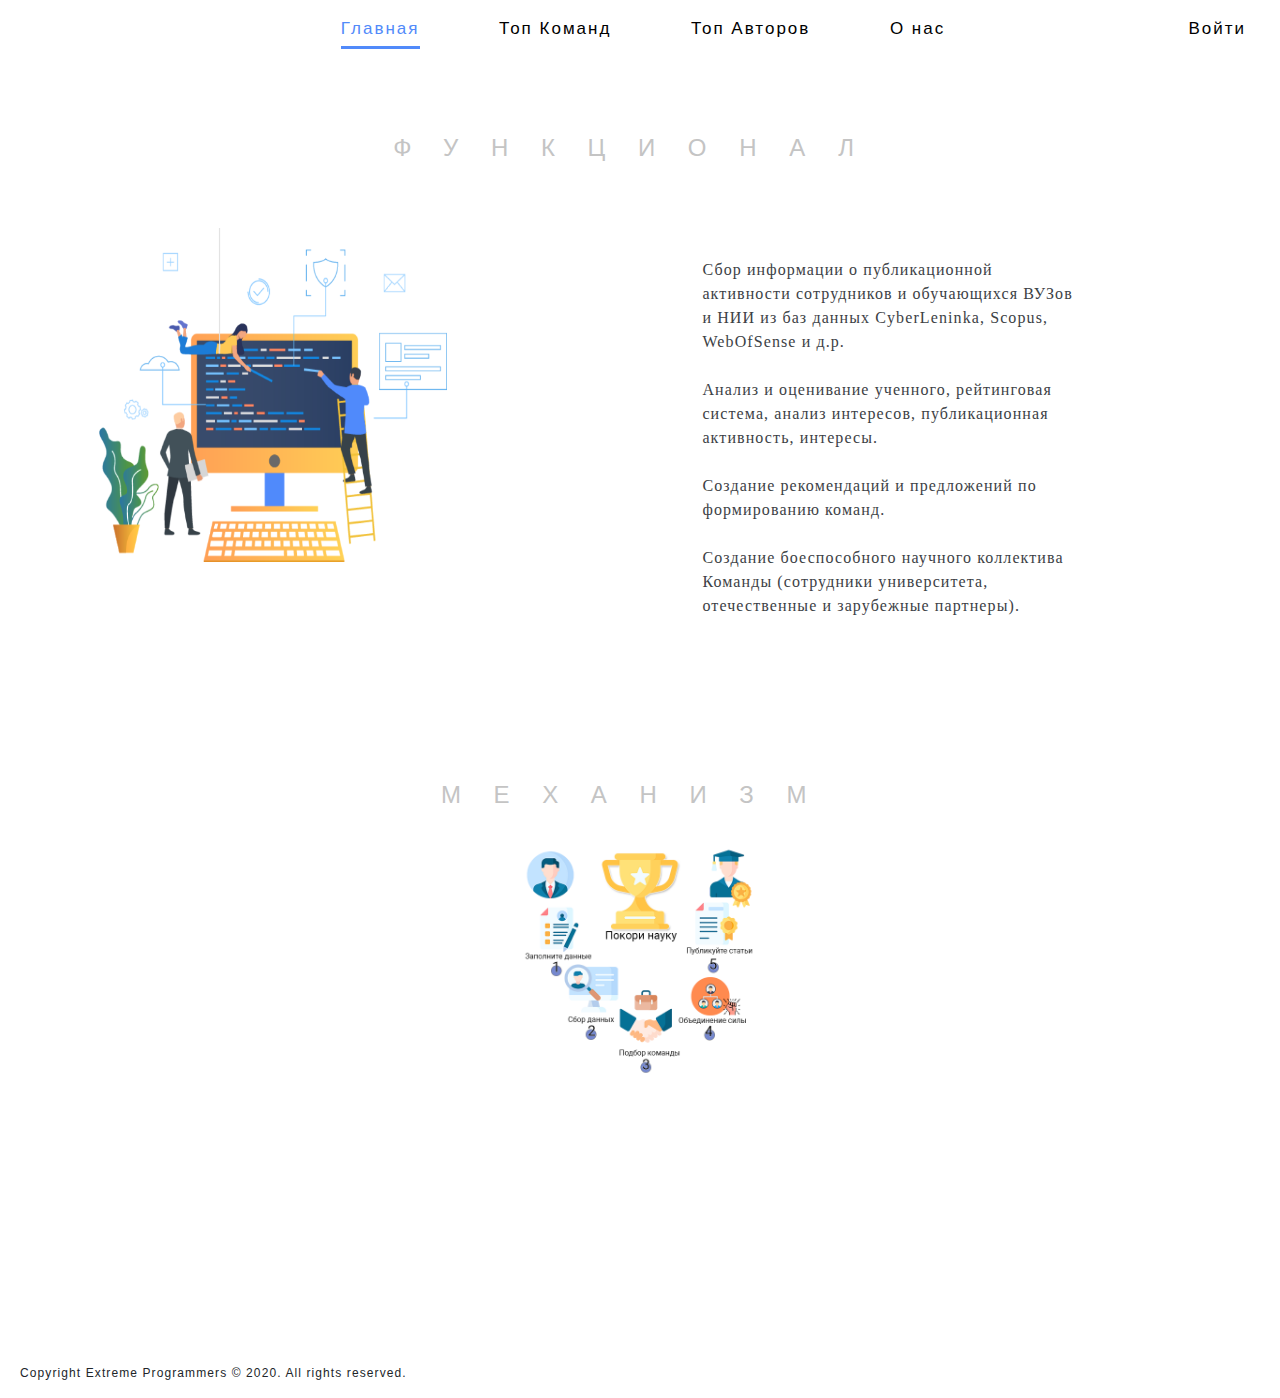
<file: index.html>
<!DOCTYPE html>
<html lang="ru">
	<head>
		<meta charset="utf-8">
        <meta name="viewport" content="width=device-width, initial-scale=1.0">

        <title>Gamefy Sience - ИГРОВАЯ СИСТЕМА ПОДБОРА КОМАНД</title>
        <link rel="icon" type="image/png" href="images/icons/favicon.ico"/>

		<link rel="stylesheet" type="text/css" href="style/main.css">
		<link rel="stylesheet" type="text/css" href="style/main_page.css">
		<link rel="stylesheet" type="text/css" href="style/fonts/font-awesome-4.7.0/css/font-awesome.min.css">
		<!--===============================================================================================-->
		<link rel="stylesheet" type="text/css" href="style/vendor/bootstrap/css/bootstrap.min.css">
		<link rel="stylesheet" type="text/css" href="style/vendor/animate/animate.css">
		<link rel="stylesheet" type="text/css" href="style/vendor/css-hamburgers/hamburgers.min.css">
		<link rel="stylesheet" type="text/css" href="style/vendor/select2/select2.min.css">
		<!--===============================================================================================-->
		<script src="js/js.js"></script>

	</head>
<body class="bg">
<!-- MENU -->
<div>
    <nav>
  	<ul class="menu-main">
  		<li class="main-img"><img class="main-icon" src="images/icons/favicon.png"/></li>
  		<li><a href="" class="current"><img class="icon-size" src="images/icons/menu_main.png"/>Главная</a></li>
  		<li><a href="pages/top-team/index.html"><img class="icon-size" src="images/icons/menu_top_team.png"/>Топ Команд</a></li>
  		<li><a href="pages/top-author/index.html"><img class="icon-size" src="images/icons/menu_top_author.png"/>Топ Авторов</a></li>
  		<li><a href="pages/about/index.html"><img class="icon-size" src="images/icons/menu_about.png"/>О нас</a></li>
  		<li class="menu-auth"><a href="pages/auth/index.html" id="profile_auth">Войти<img class="icon-size" src="images/icons/menu_login.png" id="icon_in" /></a></li>
	</ul>
	</nav>
</div>
<!-- MENU END -->

<div class="functional-content">
	<p class="functional-title">ФУНКЦИОНАЛ</p>
	<div class="functional-img-container">
		<img class="functional-img" src="images/ic_funcional.png">
	</div>
	<!-- <p style="width: 10%;"> </p> -->
	<div class="functional-data-container">
		<p class="functional-data">
			Сбор информации о публикационной активности сотрудников и обучающихся ВУЗов и НИИ из баз данных CyberLeninka, Scopus, WebOfSense и д.р.</br></br>
			Анализ и оценивание ученного, рейтинговая система, анализ интересов, публикационная активность, интересы.</br></br>
			Создание рекомендаций и предложений по формированию команд.</br></br>
			Создание боеспособного научного коллектива Команды (сотрудники университета, отечественные и зарубежные партнеры).</br></br>
		</p>
	</div>
</div>
</br> 

<div class="functional-content">
	<p class="functional-title">МЕХАНИЗМ</p>
	<center><img class="mechanism-icon" src="images/mechanism.png"/></center>
</div>	

<!-- <div class="slider">
  <ul>

    <li id="no-js-slider-1" class="slide">
	    	<div class="actual-main">
				<p class="actual-title">АКТУАЛЬНОСТЬ</p>
				<p class="actual-data">
						В современных условиях трансформации систем социально-экономических отношений информационного общества и </br>
						информатизации во всех сферах деятельности человечества интенсивно развивается система высшего образования,</br> 
						перед которой становится проблема обработки огромных информационных потоков, формируемых во время научно-исследовательской</br> 
						работы ППС и обучающихся. Информатизация высшего образования является приоритетным направлением в развитии РФ, что приводит</br> 
						к повышению использования информационных технологий в процессе преподавания, ориентированности на образовании, разработке </br>
						новых подходов к организации системы базы знаний, направленности на проектную деятельность и междисциплинарный подход </br>
						при обучении.
						</br>
				</p>
				<p class="actual-tagline">«Собери команду – покори науку!»</p>
			</div>
      <a class="prev" href="#no-js-slider-2"></a>
      <a class="next" href="#no-js-slider-2"></a>  
    </li>

    <li id="no-js-slider-2" class="slide">
	    	<div class="capability-main">
				<p class="capability-title">ФУНКЦИОНАЛ</p>
				<p class="capability-data">
						• Сбор данных из баз данных CyberLeninka,</br> Скопус, WebOfSense и д.р. </br>
						• Анализ и оценивание ученного, рейтинговая</br> система,  анализ интересов, публикационую</br> активность, интересы</br>
						• Создание рекомендаций и предложений по </br>формированию команд </br>
						• Создание боеспособного научного коллектива</br> Команды (сотрудники универа, партнеры,</br> отечественные, зарубежные) </br>
				</p>
			</div>
      <a class="prev" href="#no-js-slider-1"></a>
      <a class="next" href="#no-js-slider-1"></a>           
    </li>

  </ul>
</div> -->

<div class="footer-content">
<footer id="footer" class="footer">
	<p>Copyright Extreme Programmers © 2020. All rights reserved.</p>
</footer>
</div>

</body>
</html>
</file>
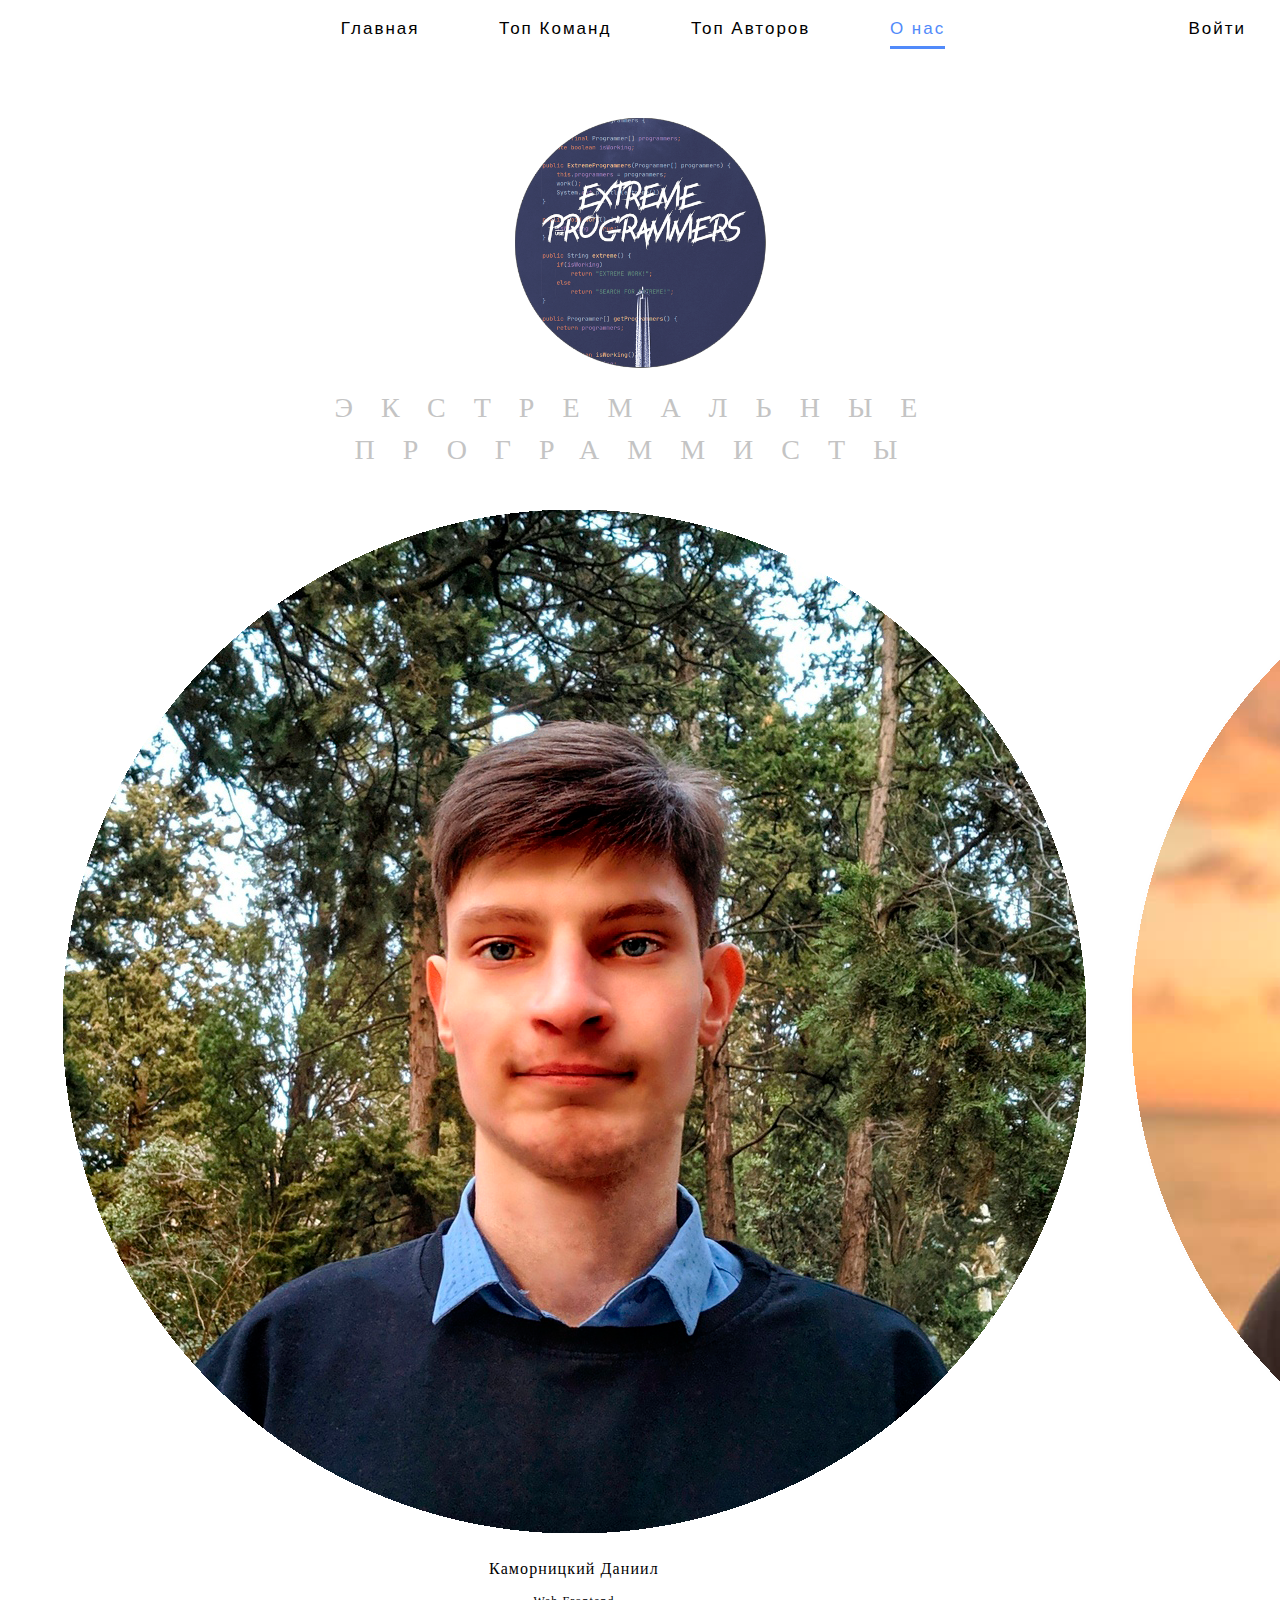
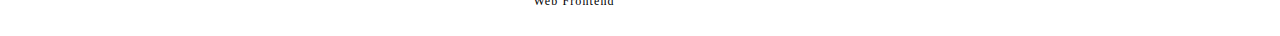
<file: pages/about/index.html>
<!DOCTYPE html>
<html lang="ru">
	<head>
		<meta charset="utf-8">
        <meta name="viewport" content="width=device-width, initial-scale=1.0">

        <title>Gamefy Sience - О НАС</title>
         <link rel="icon" type="image/png" href="../../images/icons/favicon.ico"/>

		<link rel="stylesheet" type="text/css" href="../../style/main.css">
		<link rel="stylesheet" type="text/css" href="../../style/about.css">
		<link rel="stylesheet" type="text/css" href="../../style/fonts/font-awesome-4.7.0/css/font-awesome.min.css">
		<!--===============================================================================================-->
		<link rel="stylesheet" type="text/css" href="../../style/vendor/bootstrap/css/bootstrap.min.css">
		<link rel="stylesheet" type="text/css" href="../../style/vendor/animate/animate.css">
		<link rel="stylesheet" type="text/css" href="../../style/vendor/css-hamburgers/hamburgers.min.css">
		<link rel="stylesheet" type="text/css" href="../../style/vendor/select2/select2.min.css">
		<!--===============================================================================================-->
		<script src="../../js/js.js"></script>

	</head>
<body class="bg">
    	<div>
    	<nav>
  			<ul class="menu-main">
  					<li class="main-img"><img class="main-icon" src="../../images/icons/favicon.png"/></li>
     				<li><a href="../../index.html"><img class="icon-size" src="../../images/icons/menu_main.png"/>Главная</a></li>
  					<li><a href="../top-team/index.html"><img class="icon-size" src="../../images/icons/menu_top_team.png"/>Топ Команд</a></li>
  					<li><a href="../top-author/index.html"><img class="icon-size" src="../../images/icons/menu_top_author.png"/>Топ Авторов</a></li>
  					<li><a href="" class="current"><img class="icon-size" src="../../images/icons/menu_about.png"/>О нас</a></li>
            <li class="menu-auth"><a href="../auth/index.html" id="profile_auth">Войти<img class="icon-size" src="../../images/icons/menu_login.png" id="icon_in" /></a></li>
			</ul>
		</nav>
	</div>
</body>

<div class="about-content">
	<!-- Лого -->
	<img class="about-img" src="../../images/extrme_programmers_icon_round.png">
	<p class="about-title">ЭКСТРЕМАЛЬНЫЕ</br>ПРОГРАММИСТЫ</p>
	<!-- ФОТО - ФИО СНИЗУ ОТВЕТСТВЕННОСТЬ -->
	<!-- Состав команды ФИО -->
	<p class="about-text">
<table class="about-team">
	<tr>
      	<td><img class="about-photo" src="../../images/photo/daniil.png"></td>
      	<td><img class="about-photo" src="../../images/photo/nikolay.png"></td>
      	<td><img class="about-photo" src="../../images/photo/aleksandr.png"></td>
      	<td><img class="about-photo" src="../../images/photo/gallinni.png"></td>
    </tr>  
    <tr>	
      	<td>Каморницкий Даниил</td>
      	<td>Мотуз Николай</td>
      	<td>Денисенко Александр</td>
      	<td>Галлини Надежда</td>
    </tr>
    <tr class="about-prof">	
      	<td>Web Frontend</td>
      	<td>Web Backend</td>
      	<td>Speaker. Economist</td>
      	<td>Team Leader</td>
    </tr>
</table>
</div>
</html>
</file>
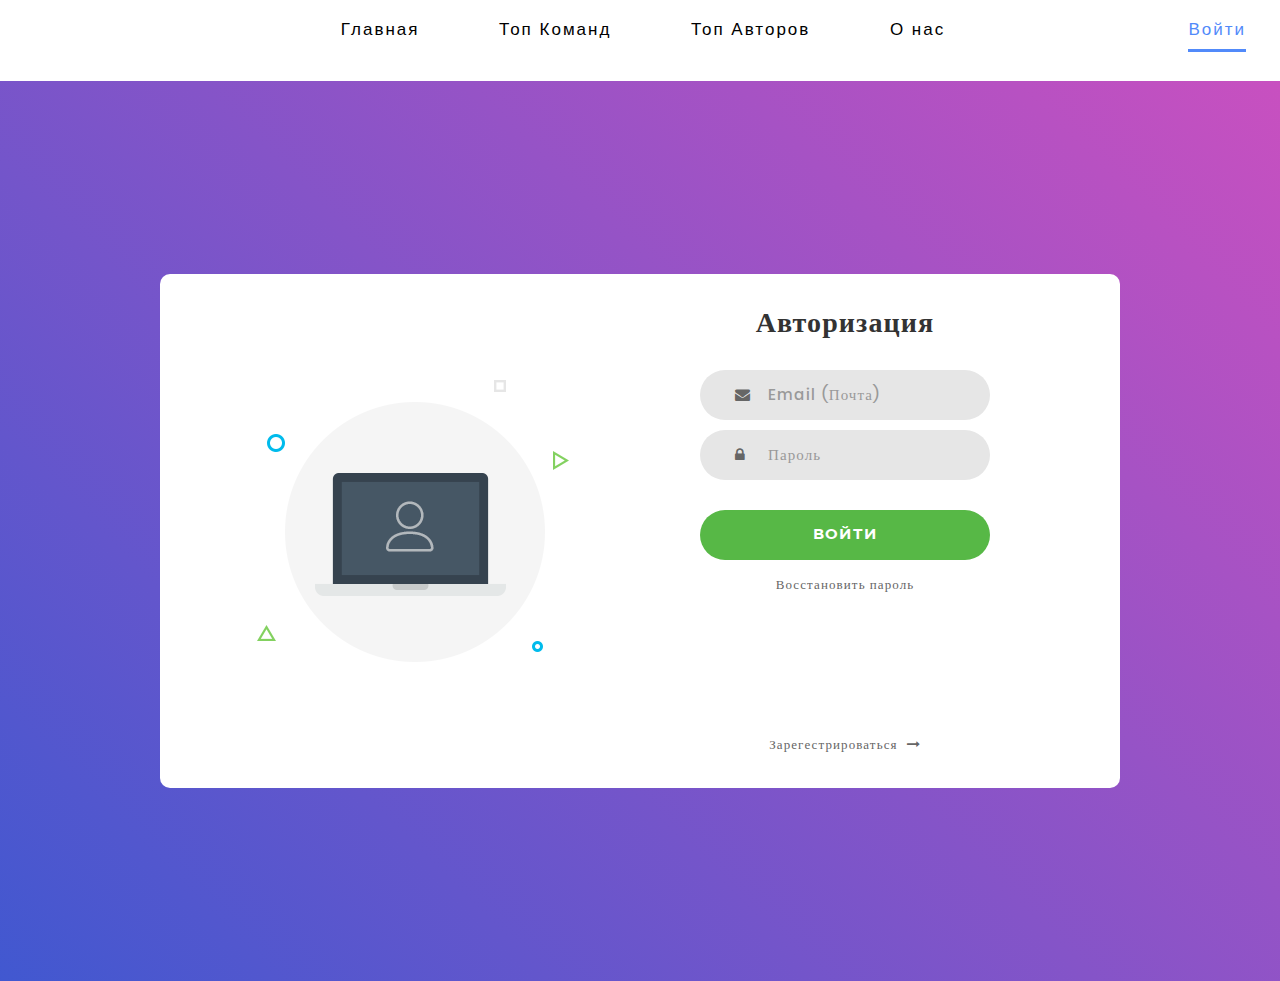
<file: pages/auth/index.html>
<!DOCTYPE html>
<html lang="ru">
	<head>
		<meta charset="utf-8">
        <meta name="viewport" content="width=device-width, initial-scale=1.0">

        <title>Gamefy Sience - АВТОРИЗАЦИЯ</title>
        <link rel="icon" type="image/png" href="../../images/icons/favicon.ico"/>

        <link rel="stylesheet" type="text/css" href="../../style/main.css">
        <link rel="stylesheet" type="text/css" href="../../style/login.css">
        <link rel="stylesheet" type="text/css" href="../../style/util.css">
        <link rel="stylesheet" type="text/css" href="../../style/fonts/font-awesome-4.7.0/css/font-awesome.min.css">
        <!--==========================================VENDOR STYLE=========================================-->	
		<link rel="stylesheet" type="text/css" href="../../style/vendor/bootstrap/css/bootstrap.min.css">
		<link rel="stylesheet" type="text/css" href="../../style/vendor/animate/animate.css">
		<link rel="stylesheet" type="text/css" href="../../style/vendor/css-hamburgers/hamburgers.min.css">
		<link rel="stylesheet" type="text/css" href="../../style/vendor/select2/select2.min.css">
		<!--==========================================VENDOR JS============================================-->	
		<script src="../../style/vendor/jquery/jquery-3.2.1.min.js"></script>
		<script src="../../style/vendor/bootstrap/js/popper.js"></script>
		<script src="../../style/vendor/bootstrap/js/bootstrap.min.js"></script>
		<script src="../../style/vendor/select2/select2.min.js"></script>
		<script src="../../style/vendor/tilt/tilt.jquery.min.js"></script>
		<!--=========================================VENDOR END============================================-->
		<script src="../../js/main.js"></script>
		<script src="../../js/js.js"></script>
		<!-- <script src="https://ajax.googleapis.com/ajax/libs/jquery/3.1.1/jquery.min.js"></script> -->
		

	</head>
    <body class="bg">
    	<div>
    	<nav>
  			<ul class="menu-main">
  					<li class="main-img"><img class="main-icon" src="../../images/icons/favicon.png"/></li>
    				<li><a href="../../index.html"><img class="icon-size" src="../../images/icons/menu_main.png"/>Главная</a></li>
  					<li><a href="../top-team/index.html"><img class="icon-size" src="../../images/icons/menu_top_team.png"/>Топ Команд</a></li>
  					<li><a href="../top-author/index.html"><img class="icon-size" src="../../images/icons/menu_top_author.png"/>Топ Авторов</a></li>
  					<li><a href="../about/index.html"><img class="icon-size" src="../../images/icons/menu_about.png"/>О нас</a></li>
  					<li class="menu-auth"><a href="" class="current">Войти<img class="icon-size" src="../../images/icons/menu_login.png" /></a></li>
			</ul>
		</nav>
	</div>

	<div class="limiter">
	<div class="container-login100">
		<div class="wrap-login100">
			<div class="login100-pic js-tilt" data-tilt="" style="will-change: transform; transform: perspective(300px) rotateX(0deg) rotateY(0deg);">
				<img src="../../images/img-01.png" alt="IMG">
			</div>
			<!-- <form class="login100-form validate-form"> -->
				<div class="login100-form validate-form">
				<span class="login100-form-title">
				Авторизация
				</span>
			<div class="wrap-input100 validate-input" data-validate="Valid email is required: ex@abc.xyz">
				<input class="input100" type="text" name="email" id = "email" placeholder="Email (Почта)">
				<span class="focus-input100"></span>
				<span class="symbol-input100">
				<i class="fa fa-envelope" aria-hidden="true"></i>
			</span>
			</div>
			<div class="wrap-input100 validate-input" data-validate="Password is required">
				<input class="input100" type="password" name="pass" id= "pass" placeholder="Пароль">
				<span class="focus-input100"></span>
				<span class="symbol-input100">
				<i class="fa fa-lock" aria-hidden="true"></i>
				</span>
			</div>
			<div class="container-login100-form-btn">
				<button class="login100-form-btn" id ="send">
				Войти
				</button>
			</div>
			<div class="text-center p-t-12">
				<span class="txt1">
				<a class="txt2" href="../recovery/index.html">	
				Восстановить пароль
				</a></span>
			</div>
			<div class="text-center p-t-136">
				<a class="txt2" href="../reg/index.html">
				Зарегестрироваться
				<i class="fa fa-long-arrow-right m-l-5" aria-hidden="true"></i>
				</a>
				</div>
			<!-- </form> -->
			</div>
		</div>
	</div>
	</div>


		<script>
			$("#send").click(()=>{

				response = async_get("auth", {
				username:document.getElementById("email").value,
				password:document.getElementById("pass").value
				}).then(e=>{
					if (e.success){
						setCookie("token",e.token)
						document.location.replace("../profile/")
					}
					})
			})
			$('.js-tilt').tilt({
				scale: 1.1
			})
		</script>



    </body>
</html>
</file>
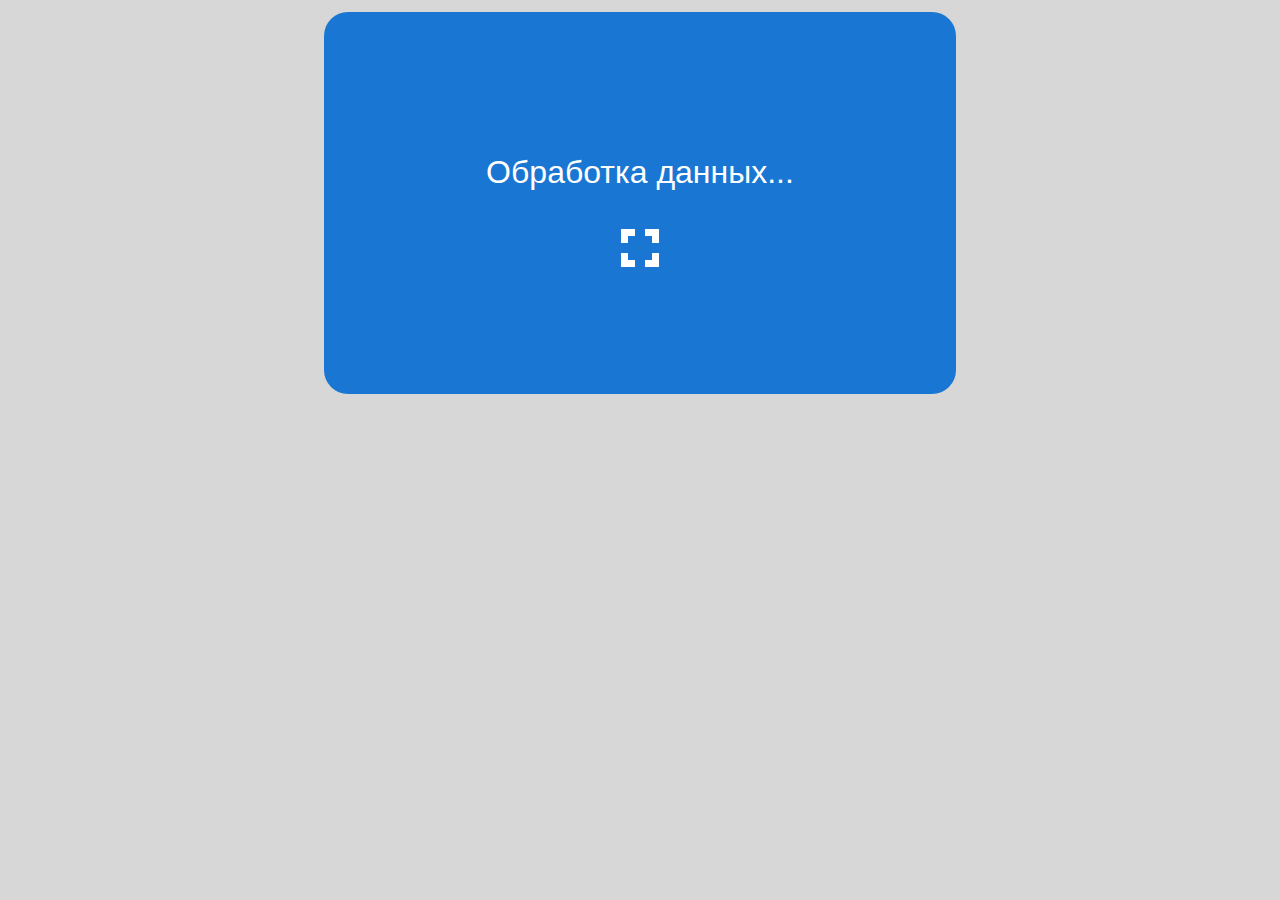
<file: pages/loader/index.html>
<!DOCTYPE html>
<html>
<head>
	<title>Обработка данных...</title>
	<meta charset="utf-8">
    <meta name="viewport" content="width=device-width, initial-scale=1.0">
    <link rel="stylesheet" type="text/css" href="loader.css">
</head>
<body style="background: #d7d7d7;">

<div class="block">
	<center>
    <div class="load-name">
        <div class="letter-holder">
          <div class="let">Обработка данных</div>
          <div class="l-1 letter let">.</div>
          <div class="l-2 letter let">.</div>
          <div class="l-3 letter let">.</div>
        </div>
    </div>
   
   </br>
	<div class="load">
      	<div class="ring"></div>
 	</div>
 	</center>
</div>

</body>
</html>
</file>
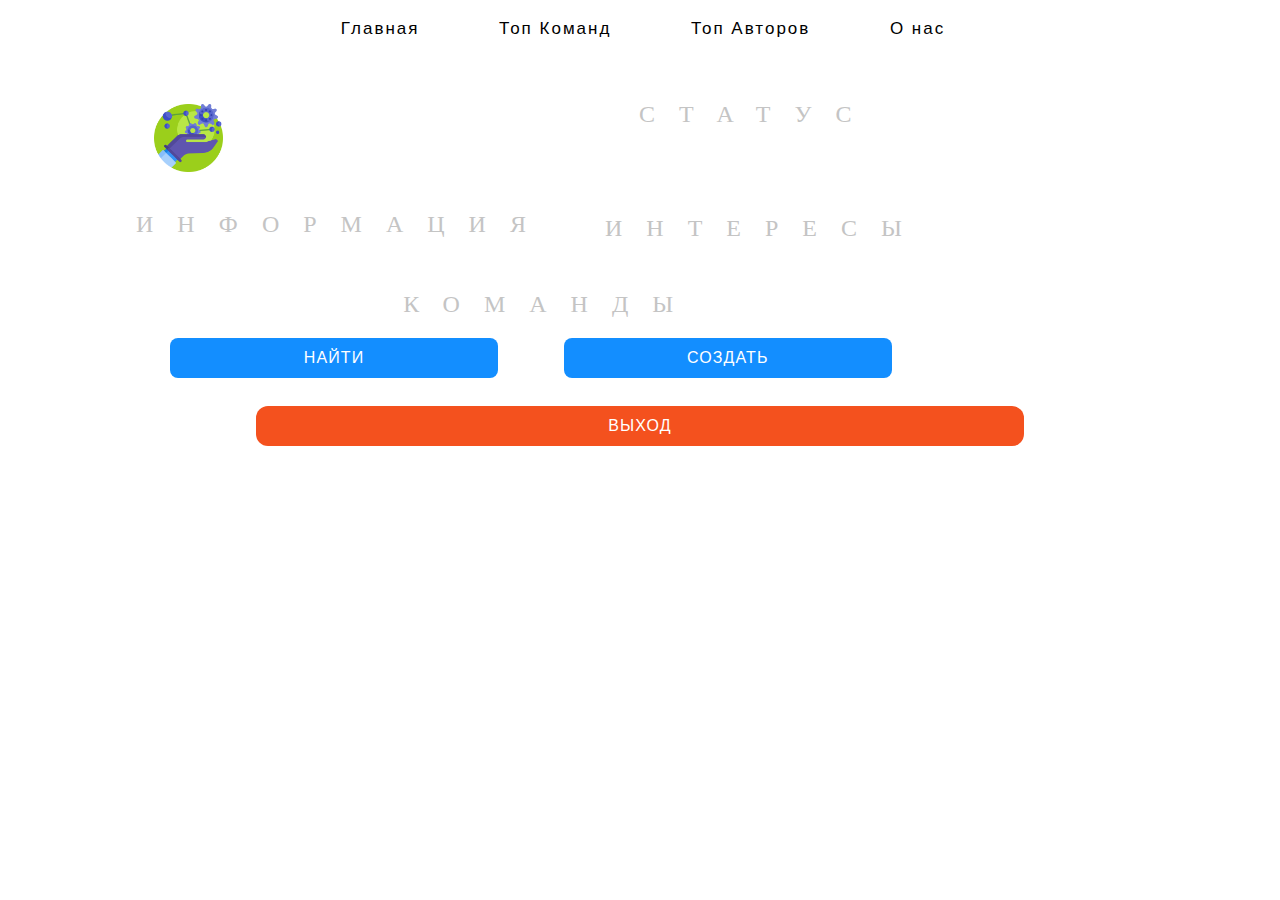
<file: pages/profile/index.html>
<!DOCTYPE html>
<html lang="ru">
	<head>
		<meta charset="utf-8">
        <meta name="viewport" content="width=device-width, initial-scale=1.0">

        <title>Gamefy Sience - ПРОФИЛЬ</title>
        <link rel="icon" type="image/png" href="../../images/icons/favicon.ico"/>

		<link rel="stylesheet" type="text/css" href="../../style/main.css">
		<link rel="stylesheet" type="text/css" href="../../style/profile.css">
		<link rel="stylesheet" type="text/css" href="../../style/fonts/font-awesome-4.7.0/css/font-awesome.min.css">
		<!--===============================================================================================-->
		<link rel="stylesheet" type="text/css" href="../../style/vendor/bootstrap/css/bootstrap.min.css">
		<link rel="stylesheet" type="text/css" href="../../style/vendor/animate/animate.css">
		<link rel="stylesheet" type="text/css" href="../../style/vendor/css-hamburgers/hamburgers.min.css">
		<link rel="stylesheet" type="text/css" href="../../style/vendor/select2/select2.min.css">
		<!--===============================================================================================-->
    <script src="../../js/js.js"></script>
    <script src="https://ajax.googleapis.com/ajax/libs/jquery/3.1.1/jquery.min.js"></script>

	</head>
<body class="bg">
  <div>
    	<nav>
  			<ul class="menu-main">
  					<li class="main-img"><img class="main-icon" src="../../images/icons/favicon.png"/></li>
     				<li><a href="../../index.html"><img class="icon-size" src="../../images/icons/menu_main.png"/>Главная</a></li>
  					<li><a href="../top-team/index.html"><img class="icon-size" src="../../images/icons/menu_top_team.png"/>Топ Команд</a></li>
  					<li><a href="../top-author/index.html"><img class="icon-size" src="../../images/icons/menu_top_author.png"/>Топ Авторов</a></li>
  					<li><a href="../about/index.html" ><img class="icon-size" src="../../images/icons/menu_about.png"/>О нас</a></li>
  					<li class="menu-auth"><a href="../auth/index.html" class="current" id="profile_auth"><img class="icon-size" src="../../images/icons/menu_login.png" id="icon_in" /></a></li>
			</ul>
		</nav>
	</div>

<div>
  
</div>



<div class="info">

<div class="info-block1">
  <!-- Профиль -->
  <div class="profile-content">
    <!-- Фото -->
    <img class="profile-img" src="../../images/icons/scientist.png">
    <!-- Имя -->
    <p class="profile-name"></p>
    <!-- Регион -->
    <p class="profile-position"></p>
    <p class="profile-region"></p>
  </div>

  <!-- Статус -->
  <div class="profile-status">
    <p class="profile-status-title">СТАТУС</p>
    <table class="profile-goal-table" id = "profile-goal-table"></table>
  </div>
</div>

<div class="info-block2">
  <!-- Информация -->   
  <div class="profile-science-articles" id="profile-science-articles">
    <p class="profile-science-title">ИНФОРМАЦИЯ</p>
      <table class="profile-work-table" id="work_table"></table>
  </div> 

  <!-- Интересы -->   
  <div class="profile-interest">
    <p class="profile-interest-title">ИНТЕРЕСЫ</p>
      <table class="profile-interest-table" id ="profile-interest-table"></table>
  </div>
</div class="info-block2">

  <div class="team-work">
   <p class="team-title">КОМАНДЫ</p>
    <button id="search_team" class="search-team">НАЙТИ</button>
    <button id="add_team" class="add-team">СОЗДАТЬ</button>
  </div>
</div>




<center><button id="exit" class="exit-style">ВЫХОД</button> </center>



<script type="text/javascript" src="output.js"></script>

</body>
</html>
</file>
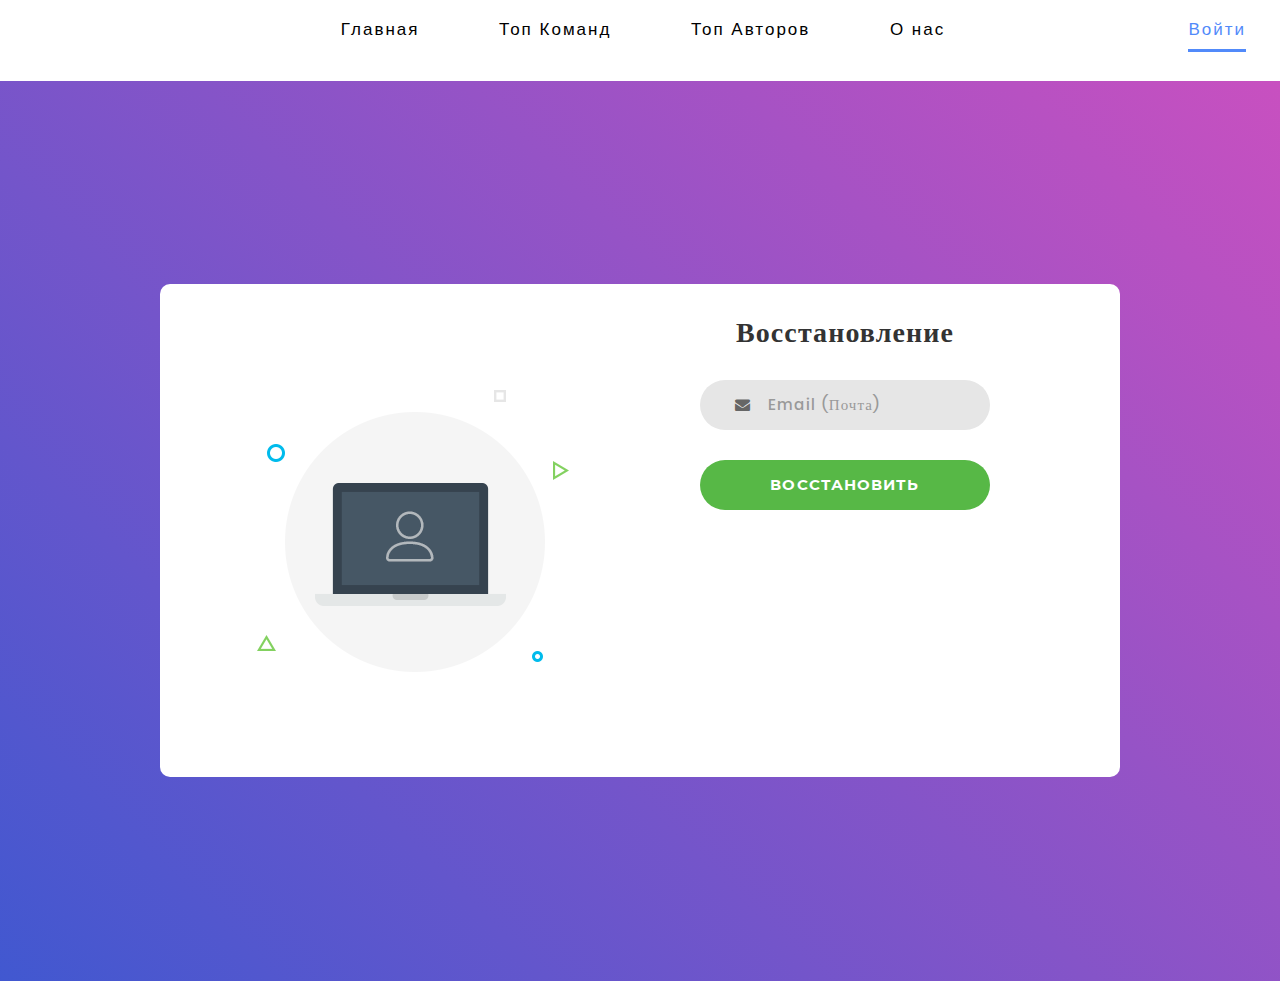
<file: pages/recovery/index.html>
<!DOCTYPE html>
<html lang="ru">
	<head>
		<meta charset="utf-8">
        <meta name="viewport" content="width=device-width, initial-scale=1.0">

        <title>Gamefy Sience - ВОССТАНОВЛЕНИЕ ПАРОЛЯ</title>
        <link rel="icon" type="image/png" href="../../images/icons/favicon.ico"/>

        <link rel="stylesheet" type="text/css" href="../../style/main.css">
        <link rel="stylesheet" type="text/css" href="../../style/login.css">
        <link rel="stylesheet" type="text/css" href="../../style/util.css">
        <link rel="stylesheet" type="text/css" href="../../style/fonts/font-awesome-4.7.0/css/font-awesome.min.css">
        <!--==========================================VENDOR STYLE=========================================-->	
		<link rel="stylesheet" type="text/css" href="../../style/vendor/bootstrap/css/bootstrap.min.css">
		<link rel="stylesheet" type="text/css" href="../../style/vendor/animate/animate.css">
		<link rel="stylesheet" type="text/css" href="../../style/vendor/css-hamburgers/hamburgers.min.css">
		<link rel="stylesheet" type="text/css" href="../../style/vendor/select2/select2.min.css">
		<!--==========================================VENDOR JS============================================-->	
		<script src="../../style/vendor/jquery/jquery-3.2.1.min.js"></script>
		<script src="../../style/vendor/bootstrap/js/popper.js"></script>
		<script src="../../style/vendor/bootstrap/js/bootstrap.min.js"></script>
		<script src="../../style/vendor/select2/select2.min.js"></script>
		<script src="../../style/vendor/tilt/tilt.jquery.min.js"></script>
		<!--=========================================VENDOR END============================================-->
		<script src="../../js/main.js"></script>
		<script src="../../js/js.js"></script>
		<!-- <script src="https://ajax.googleapis.com/ajax/libs/jquery/3.1.1/jquery.min.js"></script> -->
		
	</head>
    <body class="bg">
    	<div>
    	<nav>
  			<ul class="menu-main">
  					<li class="main-img"><img class="main-icon" src="../../images/icons/favicon.png"/></li>
    				<li><a href="../../index.html"><img class="icon-size" src="../../images/icons/menu_main.png"/>Главная</a></li>
  					<li><a href="../top-team/index.html"><img class="icon-size" src="../../images/icons/menu_top_team.png"/>Топ Команд</a></li>
  					<li><a href="../top-author/index.html"><img class="icon-size" src="../../images/icons/menu_top_author.png"/>Топ Авторов</a></li>
  					<li><a href="../about/index.html"><img class="icon-size" src="../../images/icons/menu_about.png"/>О нас</a></li>
  					<li class="menu-auth"><a href="" class="current">Войти<img class="icon-size" src="../../images/icons/menu_login.png" /></a></li>
			</ul>
		</nav>
	</div>

	<div class="limiter">
	<div class="container-login100">
		<div class="wrap-login100">
			<div class="login100-pic js-tilt" data-tilt="" style="will-change: transform; transform: perspective(300px) rotateX(0deg) rotateY(0deg);">
				<img src="../../images/img-01.png" alt="IMG">
			</div>
			<form class="login100-form validate-form">
				<div class="login100-form validate-form">
				<span class="login100-form-title">
				Восстановление
				</span>
			<div class="wrap-input100 validate-input" data-validate="Valid email is required: ex@abc.xyz">
				<input class="input100" type="text" name="email" id = "email" placeholder="Email (Почта)">
				<span class="focus-input100"></span>
				<span class="symbol-input100">
				<i class="fa fa-envelope" aria-hidden="true"></i>
			</span>
			</div>
			<div class="container-login100-form-btn">
				<button class="login100-form-btn" id ="send">
				Восстановить
				</button>
			</div>
			</form>
			</div>
		</div>
	</div>
	</div>


		<script>
			$("#send").click(()=>{
				response = async_get("auth", {
					username:document.getElementById("email").value,
					password:document.getElementById("pass").value
				}).then(e=>{
					alert(JSON.stringify(e))
				})
			})
			$('.js-tilt').tilt({
				scale: 1.1
			})
		</script>



    </body>
</html>
</file>
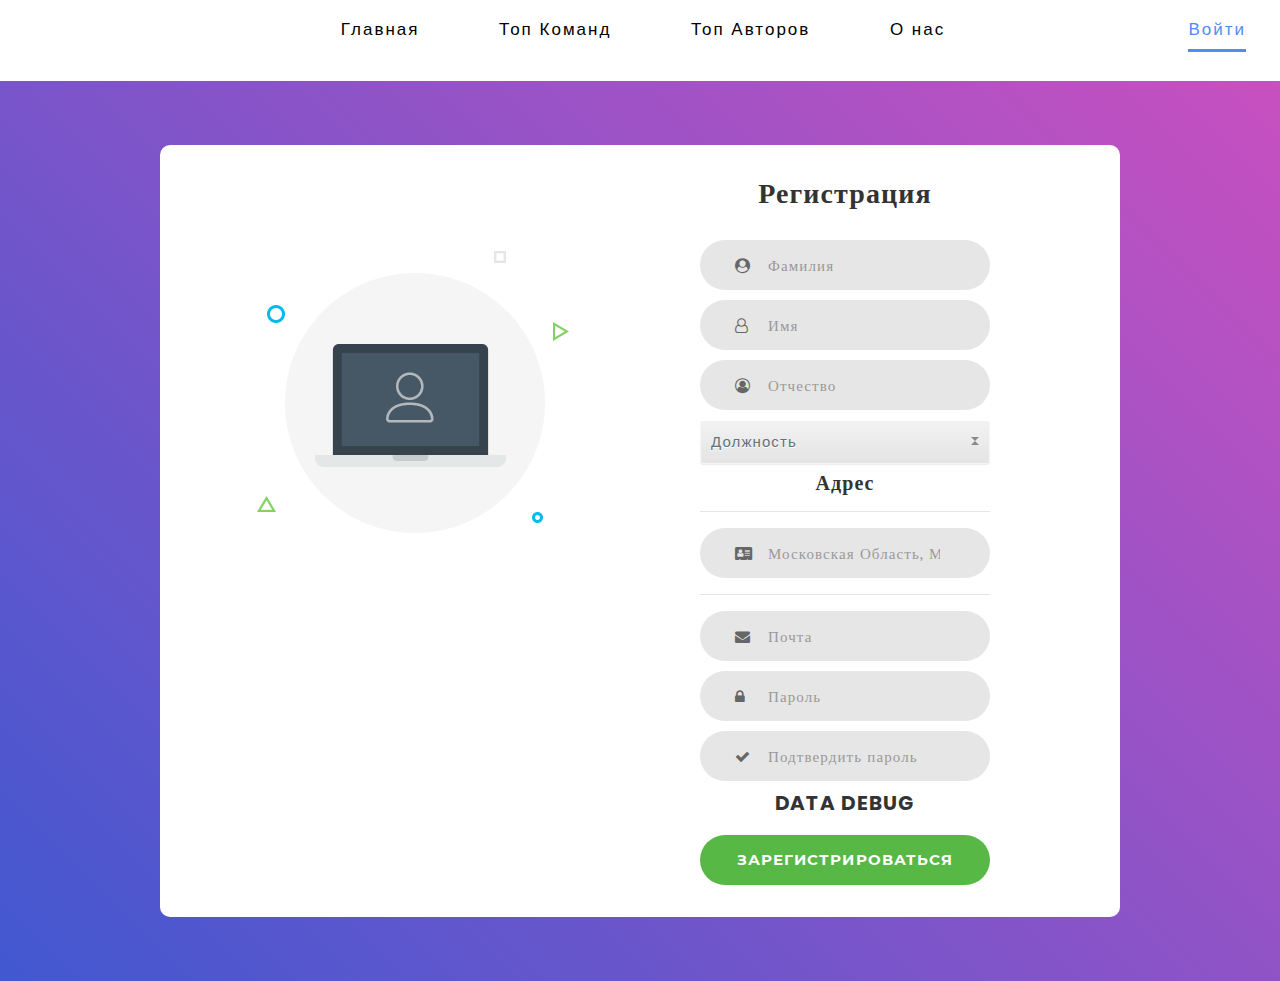
<file: pages/reg/index.html>
<!DOCTYPE html>
<html lang="ru">
	<head>
		<meta charset="utf-8">
        <meta name="viewport" content="width=device-width, initial-scale=1.0">

        <title>Gamefy Sience - РЕГЕСТРАЦИЯ</title>
        <link rel="icon" type="image/png" href="../../images/icons/favicon.ico"/>

        <link rel="stylesheet" type="text/css" href="../../style/main.css">
        <link rel="stylesheet" type="text/css" href="../../style/login.css">
        <link rel="stylesheet" type="text/css" href="../../style/util.css">
        <link rel="stylesheet" type="text/css" href="../../style/fonts/font-awesome-4.7.0/css/font-awesome.min.css">
        <!--==========================================VENDOR STYLE=========================================-->	
		<link rel="stylesheet" type="text/css" href="../../style/vendor/bootstrap/css/bootstrap.min.css">
		<link rel="stylesheet" type="text/css" href="../../style/vendor/animate/animate.css">
		<link rel="stylesheet" type="text/css" href="../../style/vendor/css-hamburgers/hamburgers.min.css">
		<link rel="stylesheet" type="text/css" href="../../style/vendor/select2/select2.min.css">
		<!--==========================================VENDOR JS============================================-->	
		<script src="../../style/vendor/jquery/jquery-3.2.1.min.js"></script>
		<script src="../../style/vendor/bootstrap/js/popper.js"></script>
		<script src="../../style/vendor/bootstrap/js/bootstrap.min.js"></script>
		<script src="../../style/vendor/select2/select2.min.js"></script>
		<script src="../../style/vendor/tilt/tilt.jquery.min.js"></script>
		<!--=========================================VENDOR END============================================-->
		<script src="../../js/main.js"></script>
		<script src="../../js/js.js"></script>
		<!-- <script src="https://ajax.googleapis.com/ajax/libs/jquery/3.1.1/jquery.min.js"></script> -->
		
	</head>
    <body class="bg">
    	<div>
    	<nav>
  			<ul class="menu-main">
  					<li class="main-img"><img class="main-icon" src="../../images/icons/favicon.png"/></li>
    				<li><a href="../../index.html"><img class="icon-size" src="../../images/icons/menu_main.png"/>Главная</a></li>
  					<li><a href="../top-team/index.html"><img class="icon-size" src="../../images/icons/menu_top_team.png"/>Топ Команд</a></li>
  					<li><a href="../top-author/index.html"><img class="icon-size" src="../../images/icons/menu_top_author.png"/>Топ Авторов</a></li>
  					<li><a href="../about/index.html"><img class="icon-size" src="../../images/icons/menu_about.png"/>О нас</a></li>
  					<li class="menu-auth">
  						<a href="" class="current">Войти<img class="icon-size" src="../../images/icons/menu_login.png" /></a></li>
			</ul>
		</nav>
	</div>

<div class="limiter">
<div class="container-login100">
	<div class="wrap-login100">
		<div class="login100-pic js-tilt" data-tilt="" style="will-change: transform; transform: perspective(300px) rotateX(0deg) rotateY(0deg);">
			<img src="../../images/img-01.png" alt="IMG">
		</div>
	<!-- <form class="login100-form validate-form"> -->
			<div class="login100-form validate-form">
					<span class="login100-form-title">Регистрация</span>

					
					<div class="wrap-input100 validate-input" data-validate="Valid surname">
						<input class="input100" type="text" name="surname" id="surname"  placeholder="Фамилия">
						<span class="focus-input100"></span>
						<span class="symbol-input100">
							<i class="fa fa-user-circle " aria-hidden="true"></i>
						</span>
					</div>	
					<div class="wrap-input100 validate-input" data-validate="Valid name">
						<input class="input100" type="text" name="name" id="name" placeholder="Имя">
						<span class="focus-input100"></span>
						<span class="symbol-input100">
							<i class="fa fa-user-o" aria-hidden="true"></i>
						</span>
					</div>	
					<div class="wrap-input100 validate-input" data-validate="Valid patronymic">
						<input class="input100" type="text" name="patronymic" id="m_name" placeholder="Отчество">
						<span class="focus-input100"></span>
						<span class="symbol-input100">
							<i class="fa fa-user-circle-o" aria-hidden="true"></i>
						</span>
					</div>

					
					 <div class="position-container">
					    <select name="position" class="position-select" id="position">
					      	<option value="Должность">Должность</option>
					      	<option value="Обучающийся">Обучающийся</option>
					      	<option value="Ассистент">Ассистент</option>
					      	<option value="Доцент, д.н.">Доцент, д.н.</option>
					      	<option value="Доцент, к.н.">Доцент, к.н.</option>
					      	<option value="Профессор, д.н.">Профессор, д.н.</option>
					      	<option value="Ст. преподаватель">Ст. преподаватель</option>
					      	<option value="Ст. преподаватель, к.н.">Ст. преподаватель, к.н.</option>
					    </select>
					 </div>


					

					<div>
						<div class="address_form">
							<span>Адрес</span>
						</div>
						<hr></hr>
						<div class="wrap-input100 validate-input" data-validate="Valid address">
							<input list="address_list" class="input100"  type="text" name="address" id="address" placeholder="Московская Область, Москва">
							  	<datalist id="address_list">
    								<option value="Москва">
  								</datalist>


							<span class="focus-input100"></span>
							<span class="symbol-input100">
							<i class="fa fa-address-card" aria-hidden="true"></i>
							</span>
						</div>	
						<hr></hr>
					</div>
					
					
					
					<div class="wrap-input100 validate-input" data-validate="Valid email is required: email@gamefy-scence.xyz">
						<input class="input100" type="text" name="email" id="email" placeholder="Почта">
						<span class="focus-input100"></span>
						<span class="symbol-input100">
							<i class="fa fa-envelope" aria-hidden="true"></i>
						</span>
					</div>

					<div class="wrap-input100 validate-input" data-validate="Password is required">
						<input class="input100" type="password" name="pass" id="pass1" placeholder="Пароль">
						<span class="focus-input100"></span>
						<span class="symbol-input100">
							<i class="fa fa-lock" aria-hidden="true"></i>
						</span>
					</div>
					
					<div class="wrap-input100 validate-input" data-validate="Password is required">
						<input class="input100" type="password" name="pass" id="pass2" placeholder="Подтвердить пароль">
						<span class="focus-input100"></span>
						<span class="symbol-input100">
							<i class="fa fa-check" aria-hidden="true"></i>
						</span>
					</div>

					<div>
						<div class="debug_form">
							<span class="debug_info" id="debug_info">DATA DEBUG</span>
						</div>
					</div>
					


					<div class="container-login100-form-btn">
						<button class="login100-form-btn" id = "send">Зарегистрироваться</button>
					</div>
					</div>
			</div>
	<!-- </form>		 -->
</div>
</div>
		
		
		<script src="javascript.js"></script>
    </body>
</html>
</file>
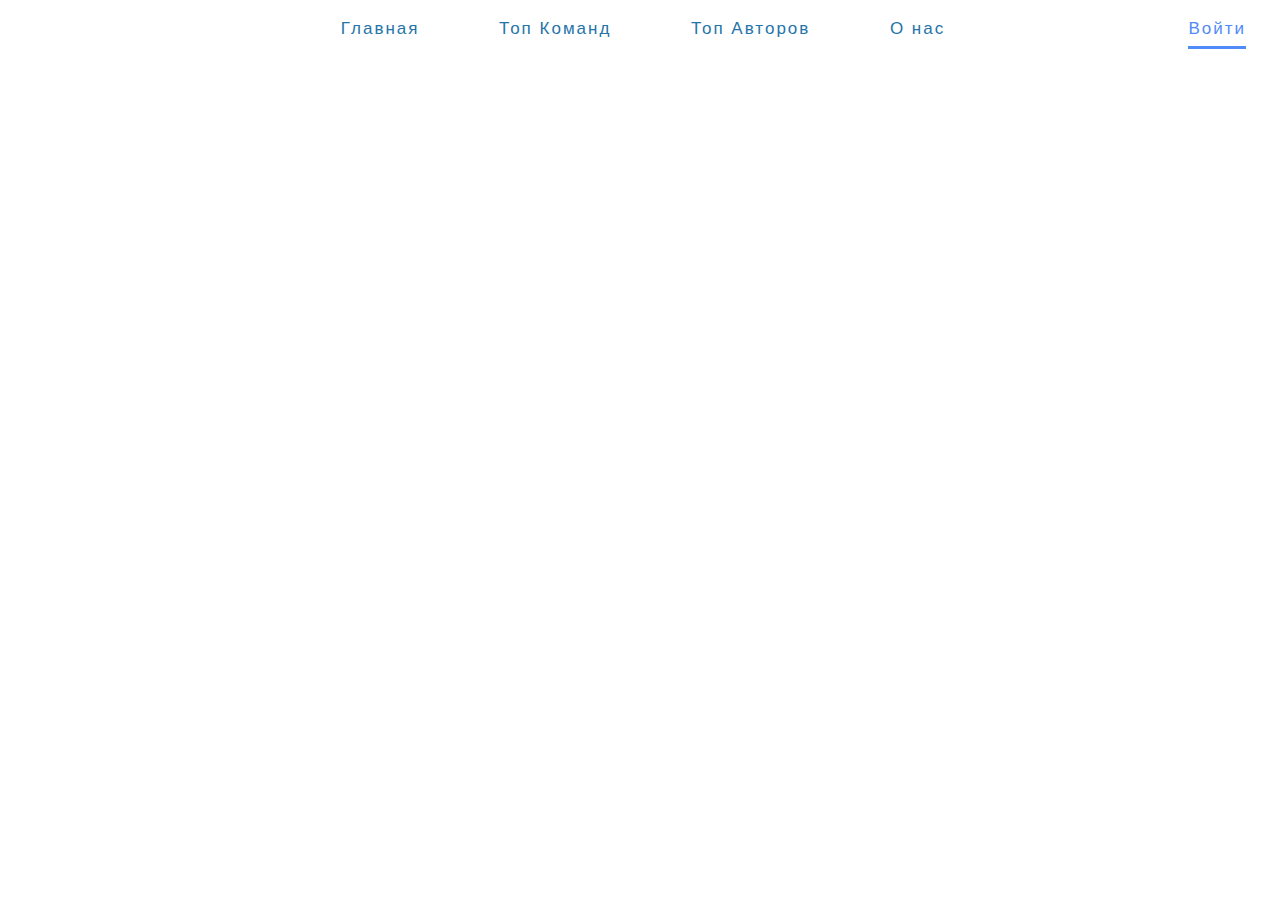
<file: pages/team/index.html>
<!DOCTYPE html>
<html lang="ru">
	<head>
		<meta charset="utf-8">
        <meta name="viewport" content="width=device-width, initial-scale=1.0">

        <title>Gamefy Sience - НАЙДЕННЫЕ КОМАНДЫ</title>
         <link rel="icon" type="image/png" href="../../images/icons/favicon.ico"/>

		<link rel="stylesheet" type="text/css" href="../../style/main.css">
		<link rel="stylesheet" type="text/css" href="../../style/team.css">
		<link rel="stylesheet" type="text/css" href="../../style/fonts/font-awesome-4.7.0/css/font-awesome.min.css">
		<!--===============================================================================================-->
		<link rel="stylesheet" type="text/css" href="../../style/vendor/bootstrap/css/bootstrap.min.css">
		<link rel="stylesheet" type="text/css" href="../../style/vendor/animate/animate.css">
		<link rel="stylesheet" type="text/css" href="../../style/vendor/css-hamburgers/hamburgers.min.css">
		<link rel="stylesheet" type="text/css" href="../../style/vendor/select2/select2.min.css">
		<!--===============================================================================================-->
		<script src="../../js/js.js"></script>

	</head>
<body class="bg">
    	<div>
    	<nav>
  			<ul class="menu-main">
  					<li class="main-img"><img class="main-icon" src="../../images/icons/favicon.png"/></li>
     				<li><a href="../../index.html"><img class="icon-size" src="../../images/icons/menu_main.png"/>Главная</a></li>
  					<li><a href="../top-team/index.html"><img class="icon-size" src="../../images/icons/menu_top_team.png"/>Топ Команд</a></li>
  					<li><a href="../top-author/index.html"><img class="icon-size" src="../../images/icons/menu_top_author.png"/>Топ Авторов</a></li>
  					<li><a href="../about/index.html"><img class="icon-size" src="../../images/icons/menu_about.png"/>О нас</a></li>
            <li class="menu-auth"><a href="../auth/index.html"  class="current" id="profile_auth">Войти<img class="icon-size" src="../../images/icons/menu_login.png" id="icon_in" /></a></li>
			</ul>
		</nav>
	</div>



</body>
</html>
</file>
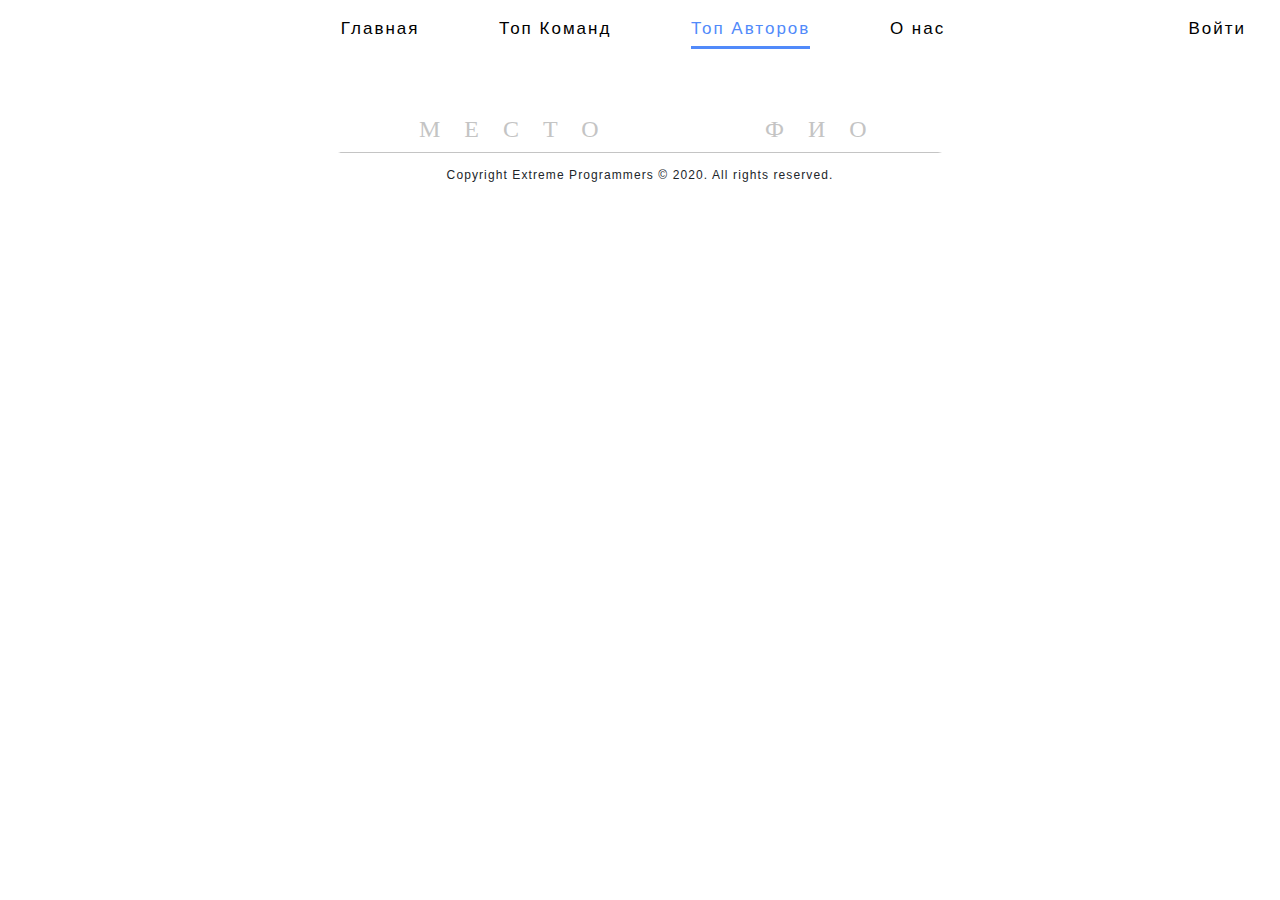
<file: pages/top-author/index.html>
<!DOCTYPE html>
<html lang="ru">
	<head>
		<meta charset="utf-8">
        <meta name="viewport" content="width=device-width, initial-scale=1.0">

        <title>Gamefy Sience - ТОП АВТОРОВ</title>
        <link rel="icon" type="image/png" href="../../images/icons/favicon.ico"/>

		<link rel="stylesheet" type="text/css" href="../../style/main.css">
        <link rel="stylesheet" type="text/css" href="../../style/top_author.css">
		<link rel="stylesheet" type="text/css" href="../../style/fonts/font-awesome-4.7.0/css/font-awesome.min.css">
		<!--===============================================================================================-->
		<link rel="stylesheet" type="text/css" href="../../style/vendor/bootstrap/css/bootstrap.min.css">
		<link rel="stylesheet" type="text/css" href="../../style/vendor/animate/animate.css">
		<link rel="stylesheet" type="text/css" href="../../style/vendor/css-hamburgers/hamburgers.min.css">
		<link rel="stylesheet" type="text/css" href="../../style/vendor/select2/select2.min.css">
		<!--===============================================================================================-->
		<script src="../../js/js.js"></script>
		<script src="./add.js"></script>

	</head>
<body class="bg">
<!-- Menu -->
<div>
    	<nav>
  			<ul class="menu-main">
  					<li class="main-img"><img class="main-icon" src="../../images/icons/favicon.png"/></li>
    				<li><a href="../../index.html"><img class="icon-size" src="../../images/icons/menu_main.png"/>Главная</a></li>
  					<li><a href="../top-team/index.html"><img class="icon-size" src="../../images/icons/menu_top_team.png"/>Топ Команд</a></li>
  					<li><a href="" class="current"><img class="icon-size" src="../../images/icons/menu_top_author.png"/>Топ Авторов</a></li>
  					<li><a href="../about/index.html"><img class="icon-size" src="../../images/icons/menu_about.png"/>О нас</a></li>
  					<li class="menu-auth"><a href="../auth/index.html" id="profile_auth">Войти<img class="icon-size" src="../../images/icons/menu_login.png" id="icon_in" /></a></li>
			</ul>
		</nav>
</div>

<div class="top-author-data">
<table id ="top-author-data">
    <tr>
    	<th>МЕСТО</th>
      	<th>ФИО</th>
    </tr>
    
</table>

<div class="footer-content">
<footer id="footer" class="footer">
  <p>Copyright Extreme Programmers © 2020. All rights reserved.</p>
</footer>
</div>

</body>
</html>
</file>
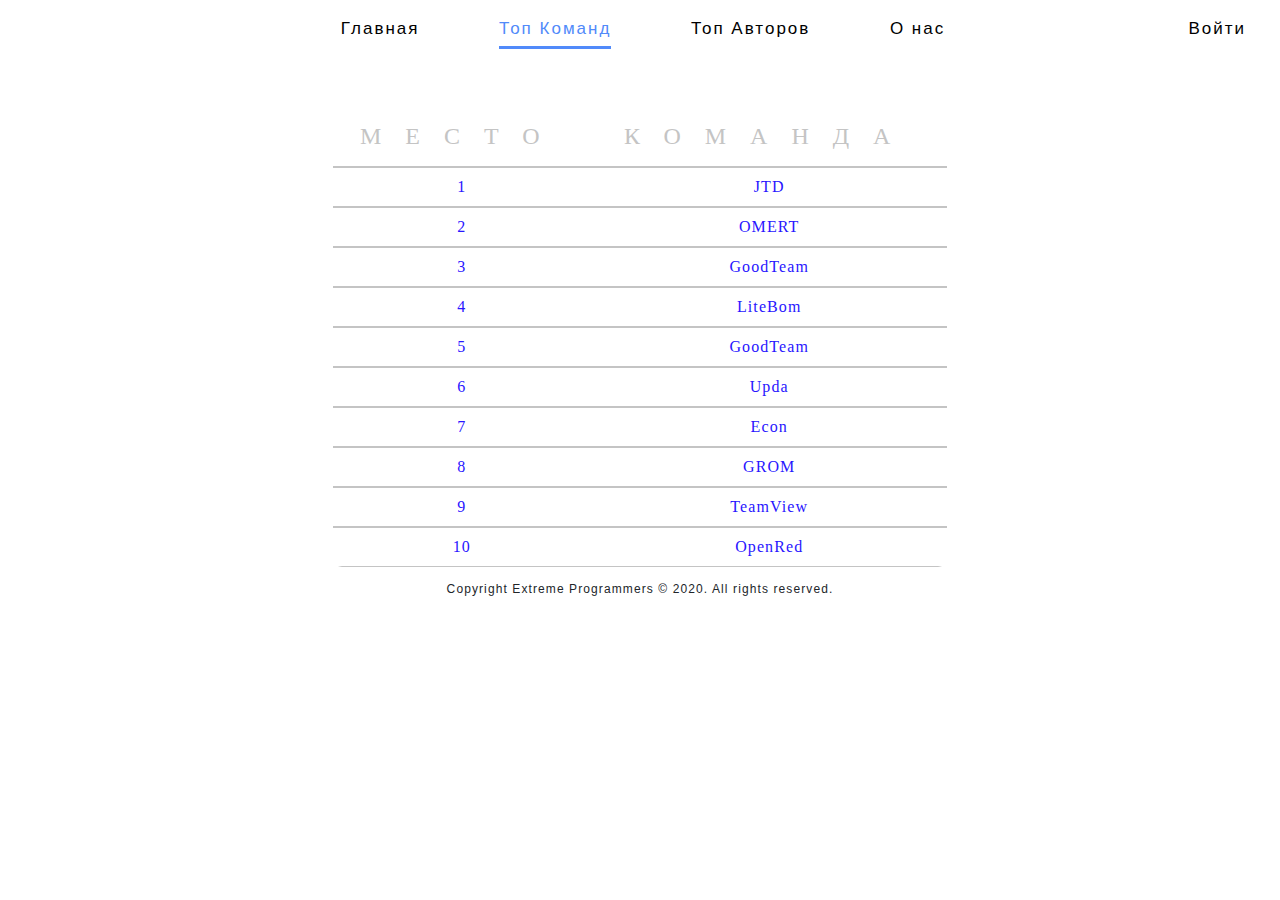
<file: pages/top-team/index.html>
<!DOCTYPE html>
<html lang="ru">
<head>
		<meta charset="utf-8">
        <meta name="viewport" content="width=device-width, initial-scale=1.0">

        <title>Gamefy Sience - ТОП КОМАНД</title>
        <link rel="icon" type="image/png" href="../../images/icons/favicon.ico"/>

		<link rel="stylesheet" type="text/css" href="../../style/main.css">
      <link rel="stylesheet" type="text/css" href="../../style/top_team.css">
		<link rel="stylesheet" type="text/css" href="../../style/fonts/font-awesome-4.7.0/css/font-awesome.min.css">
		<!--===============================================================================================-->
		<link rel="stylesheet" type="text/css" href="../../style/vendor/bootstrap/css/bootstrap.min.css">
		<link rel="stylesheet" type="text/css" href="../../style/vendor/animate/animate.css">
		<link rel="stylesheet" type="text/css" href="../../style/vendor/css-hamburgers/hamburgers.min.css">
		<link rel="stylesheet" type="text/css" href="../../style/vendor/select2/select2.min.css">
		<!--===============================================================================================-->
		<script src="../../js/js.js"></script>
</head>
<body class="bg">
<!-- MENU -->
<div>
    <nav>
  	<ul class="menu-main">
  		<li class="main-img"><img class="main-icon" src="../../images/icons/favicon.png"/></li>
    	<li><a href="../../index.html"><img class="icon-size" src="../../images/icons/menu_main.png"/>Главная</a></li>
  		<li><a href="" class="current"><img class="icon-size" src="../../images/icons/menu_top_team.png"/>Топ Команд</a></li>
  		<li><a href="../top-author/index.html"><img class="icon-size" src="../../images/icons/menu_top_author.png"/>Топ Авторов</a></li>
  		<li><a href="../about/index.html"><img class="icon-size" src="../../images/icons/menu_about.png"/>О нас</a></li>
  		<li class="menu-auth"><a href="../auth/index.html" id="profile_auth">Войти<img class="icon-size" src="../../images/icons/menu_login.png" id="icon_in"/></a></li>
	</ul>
</nav>
</div>

<div class="top-team-data">
<table>
  <tbody>
  
    <tr>
    	<th>МЕСТО</th>
      	<th>КОМАНДА</th>
    </tr>
    
    <tr>
      	<td>1</td>
      	<td>JTD</td>
    </tr>
    
    <tr class="alt-team">
    	<td>2</td>
    	<td>OMERT</td>
    </tr>

    <tr>
    	<td>3</td>
    	<td>GoodTeam</td>
    </tr>

    <tr class="alt-team">
      	<td>4</td>
      	<td>LiteBom</td>
    </tr>

     <tr>
    	<td>5</td>
    	<td>GoodTeam</td>
    </tr>
    
    <tr class="alt-team">
    	<td>6</td>
    	<td>Upda</td>
    </tr>
    
    <tr>
    	<td>7</td>
    	<td>Econ</td>
    </tr>

     <tr class="alt-team">
    	<td>8</td>
    	<td>GROM</td>
    </tr>
     <tr>
    	<td>9</td>
    	<td>TeamView</td>
    </tr>
     <tr class="alt-team">
    	<td>10</td>
    	<td>OpenRed</td>
    </tr>
   </tbody> 
</table>


<div class="footer-content">
<footer id="footer" class="footer">
  <p>Copyright Extreme Programmers © 2020. All rights reserved.</p>
</footer>
</div>


    </body>
</html>
</file>
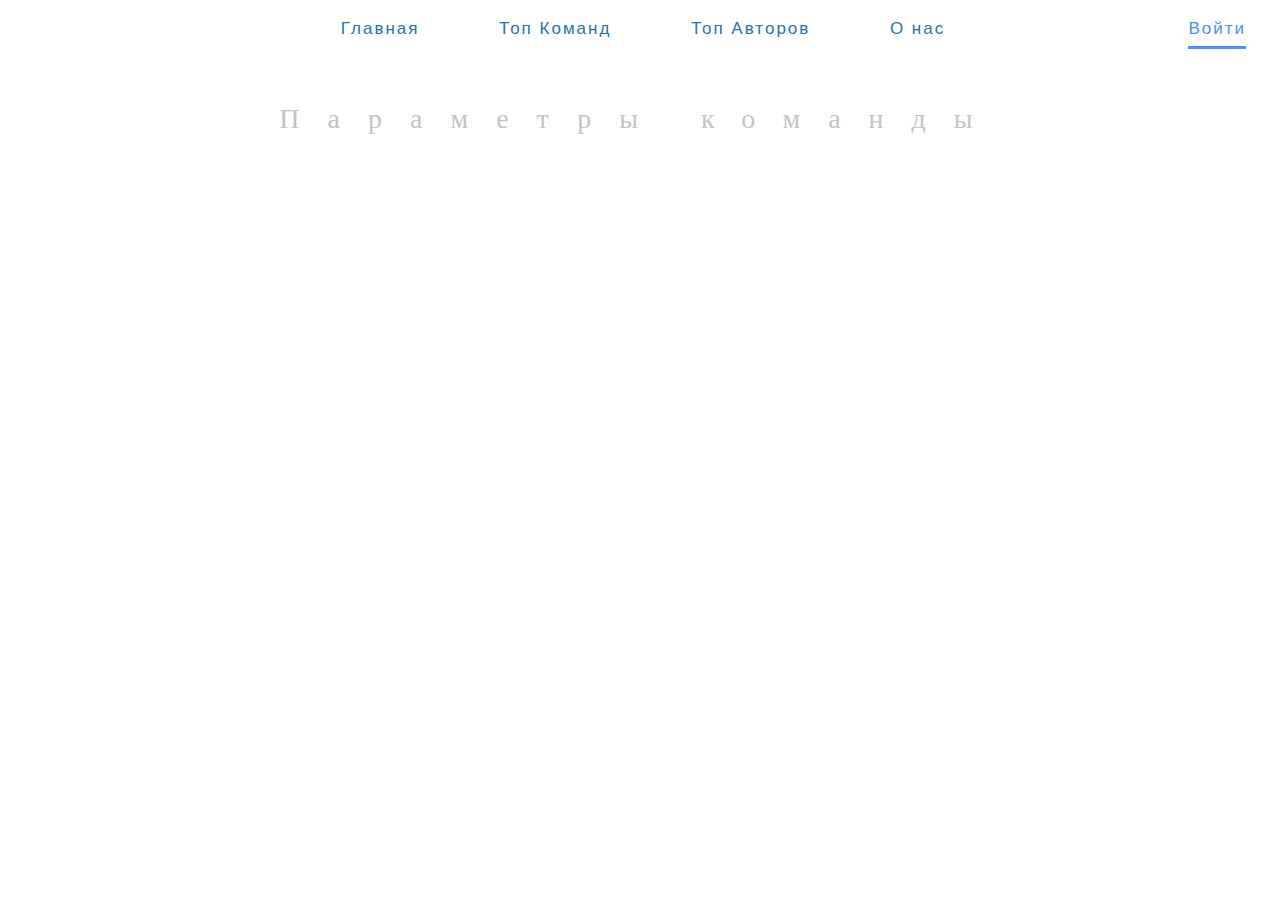
<file: pages/team/add_team.html>
<!DOCTYPE html>
<html lang="ru">
	<head>
		<meta charset="utf-8">
        <meta name="viewport" content="width=device-width, initial-scale=1.0">

        <title>Gamefy Sience - ФОРМА ДОБАВЛЕНИЯ ИСКОМОЙ КОМАНДЫ</title>
         <link rel="icon" type="image/png" href="../../images/icons/favicon.ico"/>

		<link rel="stylesheet" type="text/css" href="../../style/main.css">
		<link rel="stylesheet" type="text/css" href="../../style/team.css">
		<link rel="stylesheet" type="text/css" href="../../style/fonts/font-awesome-4.7.0/css/font-awesome.min.css">
		<!--===============================================================================================-->
		<link rel="stylesheet" type="text/css" href="../../style/vendor/bootstrap/css/bootstrap.min.css">
		<link rel="stylesheet" type="text/css" href="../../style/vendor/animate/animate.css">
		<link rel="stylesheet" type="text/css" href="../../style/vendor/css-hamburgers/hamburgers.min.css">
		<link rel="stylesheet" type="text/css" href="../../style/vendor/select2/select2.min.css">
		<!--===============================================================================================-->
		<script src="../../js/js.js"></script>

	</head>
<body class="bg">
    	<div>
    	<nav>
  			<ul class="menu-main">
  					<li class="main-img"><img class="main-icon" src="../../images/icons/favicon.png"/></li>
     				<li><a href="../../index.html"><img class="icon-size" src="../../images/icons/menu_main.png"/>Главная</a></li>
  					<li><a href="../top-team/index.html"><img class="icon-size" src="../../images/icons/menu_top_team.png"/>Топ Команд</a></li>
  					<li><a href="../top-author/index.html"><img class="icon-size" src="../../images/icons/menu_top_author.png"/>Топ Авторов</a></li>
  					<li><a href="../about/index.html"><img class="icon-size" src="../../images/icons/menu_about.png"/>О нас</a></li>
            <li class="menu-auth"><a  class="current" href="../auth/index.html" id="profile_auth">Войти<img class="icon-size" src="../../images/icons/menu_login.png" id="icon_in" /></a></li>
			</ul>
		</nav>
	</div>

<div class="team-content">
  <p class="team-title">Параметры команды</p>


</div>  


</body>
</html>
</file>
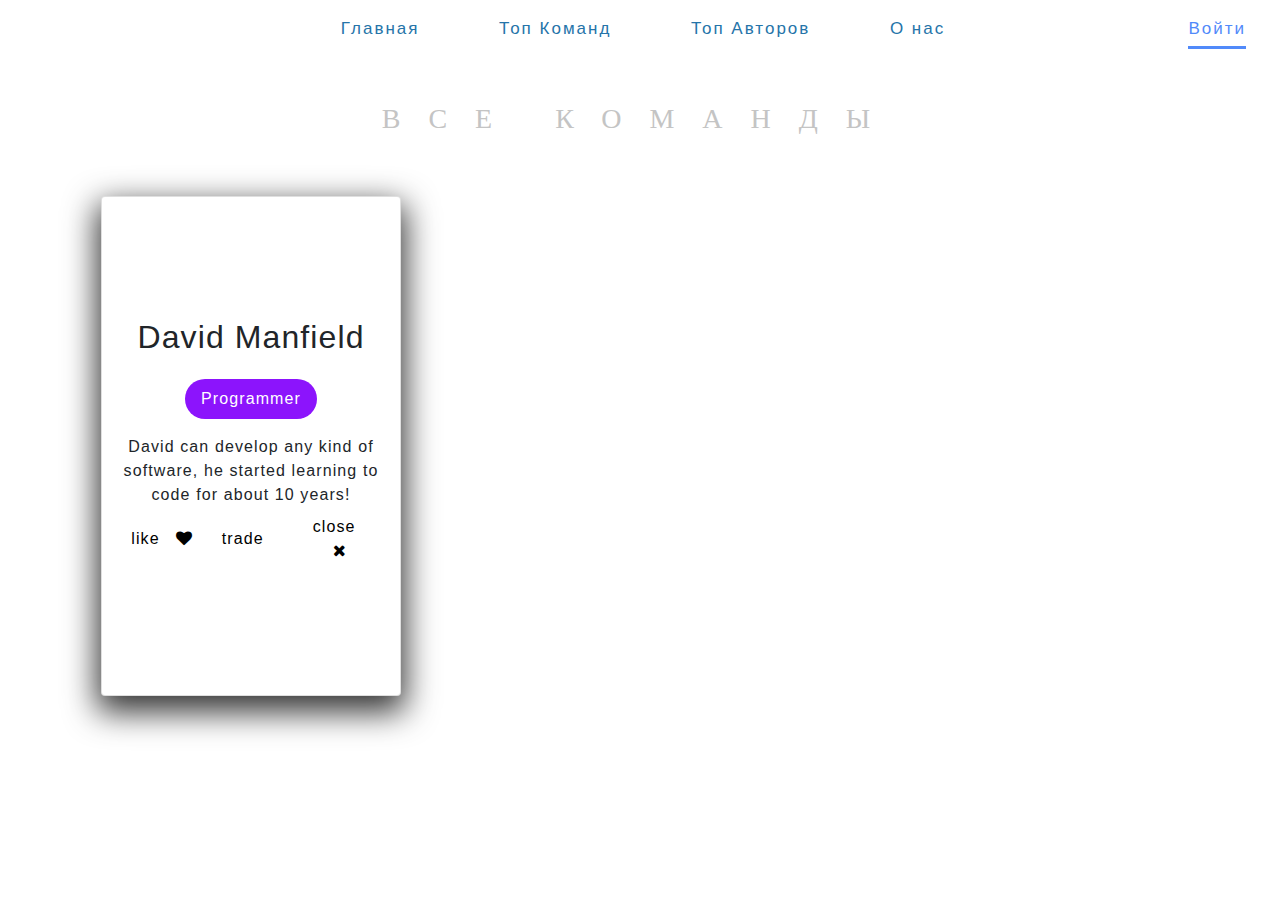
<file: pages/team/all.html>
<!DOCTYPE html>
<html lang="ru">
	<head>
		<meta charset="utf-8">
        <meta name="viewport" content="width=device-width, initial-scale=1.0">

        <title>Gamefy Sience - ВСЕ КОМАНДЫ</title>
         <link rel="icon" type="image/png" href="../../images/icons/favicon.ico"/>

		<link rel="stylesheet" type="text/css" href="../../style/main.css">
		<link rel="stylesheet" type="text/css" href="../../style/team.css">
		<link rel="stylesheet" type="text/css" href="../../style/fonts/font-awesome-4.7.0/css/font-awesome.min.css">
		<!--===============================================================================================-->
		<link rel="stylesheet" type="text/css" href="../../style/vendor/bootstrap/css/bootstrap.min.css">
		<link rel="stylesheet" type="text/css" href="../../style/vendor/animate/animate.css">
		<link rel="stylesheet" type="text/css" href="../../style/vendor/css-hamburgers/hamburgers.min.css">
		<link rel="stylesheet" type="text/css" href="../../style/vendor/select2/select2.min.css">
		<!--===============================================================================================-->
		<script src="../../js/js.js"></script>

	</head>
<body class="bg">
    	<div>
    	<nav>
  			<ul class="menu-main">
  					<li class="main-img"><img class="main-icon" src="../../images/icons/favicon.png"/></li>
     				<li><a href="../../index.html"><img class="icon-size" src="../../images/icons/menu_main.png"/>Главная</a></li>
  					<li><a href="../top-team/index.html"><img class="icon-size" src="../../images/icons/menu_top_team.png"/>Топ Команд</a></li>
  					<li><a href="../top-author/index.html"><img class="icon-size" src="../../images/icons/menu_top_author.png"/>Топ Авторов</a></li>
  					<li><a href="../about/index.html"><img class="icon-size" src="../../images/icons/menu_about.png"/>О нас</a></li>
            <li class="menu-auth"><a class="current" href="../auth/index.html" id="profile_auth">Войти<img class="icon-size" src="../../images/icons/menu_login.png" id="icon_in" /></a></li>
			</ul>
		</nav>
	</div>
</body>

<div class="team-content">
	<p class="team-title">ВСЕ КОМАНДЫ</p>
  	
</br>
 <!-- БЛОК КАРТОЧКА -->
<div class="container">
<div class="card">
  <h2>David Manfield</h2>
  <div class="title title--epic">Programmer</div>
  <div class="desc">David can develop any kind of software, he started learning to code for about 10 years!</div>
    <div class="actions">
    <button class="actions__like">like &nbsp; <i class="fa fa-heart"></i> </button>
    <button class="actions__trade">trade &nbsp; <i class="fa fa-exchange-alt"></i> </button>
    <button class="actions__cancel">close &nbsp; <i class="fa fa-times"></i> </button>
  </div>
</div>


  
	<!-- <p class="about-text"></p> -->
</div>
</html>
</file>
<file: style/main.css>
@import url("https://fonts.googleapis.com/css?family=Varela+Round");
/*@import url("https://fonts.googleapis.com/css2?family=Roboto");*/

html {
  box-sizing: border-box;
}

.bg{
  background: #fff;
}


*,
*:before,
*:after {
  box-sizing: inherit;
  padding: 0;
  margin: 0;
  letter-spacing: 1.1px;
}

body,
html {
  width: 100%;
  height: 100%;
  /*background: #1c1d22;*/
  font-family: "TT Commons", sans-serif;
}

/*Главная иконка*/
.icon-size{
  display: none;
  height: 18px;
  width: 18px;
  margin: 4px;
  /*filter: invert(100%);*/
}
.main-icon{
  display: none;
  height: 40px;
  width: 40px;
  margin: 0px 0px 0px 13px;
}


/*МЕНЮ*/

/*@import url('https://fonts.googleapis.com/css?family=Ubuntu+Condensed');*/ /* Подключение шрифта */
.menu-main {
   /* margin: 40px 0 5px; */
  /* border-bottom: 20px; */
  list-style: none;
  padding: 16px 0px 0px 0px;
  text-align: center;
  background: #fff;
  /*border-radius: 0px 0px 28px 28px;*/
}
.menu-main li {display: inline-block;}
/*.menu-main li:after {
  content: "|";
  color: #606060;
  display: inline-block;
  vertical-align:top;
}*/
.menu-main li:last-child:after {content: none;}
.menu-main a {
  text-decoration: none;
  font-family: 'TT Commons', sans-serif;
  letter-spacing: 2px;
  position: relative;
  padding-bottom: 20px;
  margin: 0 34px 0 40px;
  font-size: 17px;
  /* text-transform: uppercase; */
  display: inline-block;
  transition: color .2s;
}
.menu-main a, .menu-main a:visited 
{
  color: #000;
}

.main-img{
  text-align: left;
  position: absolute;
  left: 0;
}

.menu-auth{
  text-align: right;
  position: absolute;
  right: 0;
}

.menu-main a.current, .menu-main a:hover{
  color: #518AFA;
  text-decoration: none;
}
.menu-main a:before,
.menu-main a:after {
    content: "";
    position: absolute;
    height: 3px;
    top: auto;
    right: 50%;
    /* border-radius: 20px 24px 24px 24px; */
    bottom: 13px;
    left: 50%;
    background: #518AFA;
    transition: .8s;
}
.menu-main a:hover:before, .menu-main .current:before {left: 0;}
.menu-main a:hover:after, .menu-main .current:after {right: 0;}   
@media (max-width: 550px) {
.menu-main {padding-top: 0;}
.menu-main li {display: block;}
.menu-main li:after {content: none;}
.menu-main a {
  padding: 25px 0 20px; 
  margin: 0 30px;
  }
}

/* Скролл */
::-webkit-scrollbar { 
  width: 10px; 
}

::-webkit-scrollbar-thumb {
  background: #a0c8d8;
  background: -moz-linear-gradient(left, #5c6bc0 0%, #303f9f 50%, #1a237e 100%);
  background: -webkit-gradient(linear, left top, right top, color-stop(0%, #5c6bc0), color-stop(50%, #303f9f), color-stop(100%, #1a237e));
  background: -webkit-linear-gradient(left, #5c6bc0 0%, #303f9f 50%,#1a237e 100%);
  background: -o-linear-gradient(left, #5c6bc0 0%, #303f9f 50%, #1a237e 100%);
  background: -ms-linear-gradient(left, #5c6bc0 0%, #303f9f 50%, #1a237e 100%);
  background: linear-gradient(to right, #5c6bc0 0%, #303f9f 50%, #1a237e 100%);
  border-radius: 10px;
  filter: progid:DXImageTransform.Microsoft.gradient(startColorstr='#5c6bc0', endColorstr='##1a237e', GradientType=1);
}

::-webkit-scrollbar-track {
  background: #f3f0f0;
  /*border-radius: 5px;*/
  box-shadow: inset 0 0 6px rgba(23, 22, 22, 0.22);
}

.footer{
    margin-top: 12px;
    margin-bottom: 12px;
    /*display: inline-block;*/
    font-size: 12px;
    text-align: center;

}
</file>
<file: style/main_page.css>
/* Контент главной страницы */

.mechanism-icon{
	width: 240px;
    height: 240px;
    /* border-radius: 24px; */
}

.functional-content{
	margin: 30px 8px 8px 8px;
	padding: 8px;
	height: 0;
	height: 65%;
}
.functional-title{
	margin: 30px 0px 30px 0px;
	text-align: center;
	color: #C4C4C4;
	font-weight: 500;
	font-size: 24px;
	letter-spacing: 1.36em;
}

.functional-img{
    float: left;
    height: 350px;
    width: 364px;
    padding: 8px;
    margin: 5% 0px 5% 15%;
}

.functional-data{
	float: right;
    margin: 5% 15% 10px 10px;
    width: 30%;
	font-family: TT Commons;
	font-style: normal;
	font-weight: 500;
	font-size: 16px;
	color: #3C4145;
}

.functional-data-container{

}

.functional-img-container{
    width: 40%;
}
.footer-content{
	margin: 20px 0px 0px 20px;
	display: inline-block;
}
/*

/* Актуальность 
.actual-main{
 	padding: 18px;
    width: 70%;
    height: 80%;
    margin: 8px auto 8px auto;
    text-shadow: 1px 1px 2px black, 0 0 0em black;
    border-radius: 24px;
    color: #fff;
    background: url(../images/img_main_actual.png) no-repeat;
    background-size: cover;
}
.actual-title{
  	text-align: center;
}
.actual-data{
  
}
.actual-tagline{
	text-align: right;
}

/* Возможности 
.capability-main{
	position: relative;
	text-shadow: 1px 1px 2px black, 0 0 0em black;
    background: url(../images/img_main_capability.png) no-repeat;
     background-size: 100% 100%;
    background-size: cover;
    width: 70%;
   	height: 80%;
    margin: 8px auto 8px auto;
    padding: 18px;
    border-radius: 24px;
    color: #fff;
}
.capability-title{
  	text-align: center;
  	  margin-top: 16px;
}
.capability-data{
	text-align: right;
    position: absolute;
    /* bottom: 0; 
    color: #000;
    margin-right: 5%;
    margin-top: 10%;
    right: 0;
}


/*  СЛАЙДЕР 

a.prev,a.next {
	height:	91px;
	border-radius: 10px;
	position:absolute;
	width:	43px;
	top:	50%;
	margin-top:	-30px;
	opacity:	0.6;
	text-indent: -99999px;
	cursor:pointer;
	-webkit-transition:opacity 200ms ease-out;
}
a.prev:hover,a.next:hover {
	opacity:1;
}

.prev {
	left:0;
	margin-left: 10%; 
	background: #000 url(../images/icons/ic_sprite.png) no-repeat -200px 25px;
}
.next {
	right:0;
	margin-right: 10%; 
	background: #000 url(../images/icons/ic_sprite.png) no-repeat -167px 25px;
}
.slider {
	height:100vh;
	position: relative;
}
.slide {
	position:absolute;
	height:100%;
	width:100%;
}
.slider .slide:target {
	z-index: 100;
}*/
</file>
<file: style/about.css>
.about-content {
  padding: 18px;
  margin: 18px;
  /*background: #1976d2;*/
  border-radius: 24px;
  color: #fff;
}

.about-img{
	width: 24%;
	height: 24%;
	display: block;
  	margin-left: auto;
  	margin-right: auto;
}

.about-title{
  font-size: 28px;
  text-align: center;
  font-family: TT Commons;
  font-style: normal;
  font-weight: 500;
  letter-spacing: 1em;
  color: #C4C4C4;
}
.about-text{

}
.about-photo{
	height: 12%;
}
.about-prof{
	font-size: 12px;
}
.about-team{
	margin-left: auto;
    margin-right: auto;
}
/*.about-team td{
	margin-left: 4px;
	margin-right: 4px;
}*/

.about-team table {
  width: 50%;
  border-collapse: collapse;

  border: 6px solid transparent;
  /*width:100%;*/
  moz-border-radius: 10px; /* Firefox */
  -webkit-border-radius: 10px; /* Safari, Google Chrome */
  -khtml-border-radius: 10px; /* KHTML */
  -o-border-radius: 10px; /* Opera */
  -ms-border-radius: 10px; /* IE8 */
  border-radius: 10px; /* CSS3 */
  overflow:hidden;
  margin:0.7em auto;
}

.about-team th {
  text-align: center;
  padding: 5px;
  background-color: #512da8;
  color: #fff;
}
.about-teama td{
  background: #9575cd;
}
.about-team td, th {
  font-family: TT Commons;
  font-style: normal;
  font-weight: 500;
  color: #000;
  text-align: center;
  border: 6px solid transparent;
  padding: 3px 7px 2px 7px;
}
</file>
<file: style/login.css>
.address_form{
    font-weight: 600;
    font-family: Poppins-Bold;
    font-size: 20px;
    color: #333333;
    line-height: 1.2;
    text-align: center;
    width: 100%;
    display: block;
    /*padding-bottom: 9px;*/
}

.debug_form{
    font-weight: 600;
    font-family: Poppins-Bold;
    font-size: 20px;
    color: #333333;
    line-height: 1.2;
    text-align: center;
    width: 100%;
    display: block;
}

.p-t-12{  /*Восстановить пароль*/

}
.p-t-136{  /*Зарегестрироваться*/

}

/*============================Выпадающий список=====================================*/
.position-container {
  display: inline-block;
  position: relative;
  overflow: hidden;
  /*height: 50px;*/
  width: 100%;
  background: #f2f2f2;
  border: 1px solid;
  border-color: white #f7f7f7 whitesmoke;
  border-radius: 3px;
  background-image: -webkit-linear-gradient(top, transparent, rgba(0, 0, 0, 0.06));
  background-image: -moz-linear-gradient(top, transparent, rgba(0, 0, 0, 0.06));
  background-image: -o-linear-gradient(top, transparent, rgba(0, 0, 0, 0.06));
  background-image: linear-gradient(to bottom, transparent, rgba(0, 0, 0, 0.06));
  -webkit-box-shadow: 0 1px 1px rgba(0, 0, 0, 0.08);
  box-shadow: 0 1px 1px rgba(0, 0, 0, 0.08);
}
/*СТРЕЛКА СПРАВА*/
.position-container:before, .tion-container:after {
  content: '';
  position: absolute;
  z-index: 2;
  top: 9px;
  right: 10px;
  width: 0;
  top: 1em;
  bottom: 1em;
  height: 0;
  border: 4px dashed;
  border-color: #888888 transparent;
  pointer-events: none;
}

.tion-container:before {
  border-bottom-style: solid;
  border-top: none;
}

.position-container:after {
  margin-top: 7px;
  border-top-style: solid;
  border-bottom: none;
}

.position-select {
  position: relative;
  /*width: 130%;*/
  margin: 0;
  padding: 0px 0px 0px 10px;
  height: 42px;
  /*line-height: 14px;*/
  font-size: 15px;
  color: #62717a;
  text-shadow: 0 1px white;
  background: #f2f2f2; /* Fallback for IE 8 */
  background: rgba(0, 0, 0, 0) !important; /* "transparent" doesn't work with Opera */
  border: 0;
  border-radius: 0;
  -webkit-appearance: none;
}

.position-select:focus {
  z-index: 3;
  width: 100%;
  color: #394349;
  outline: 2px solid #49aff2;
  outline: 2px solid -webkit-focus-ring-color;
  outline-offset: -2px;
}

.position-select > option {
  margin: 3px;
  padding: 6px 8px;
  text-shadow: none;
  background: #f2f2f2;
  border-radius: 3px;
  cursor: pointer;
}

/* Fix for IE 8 putting the arrows behind the select element. */

.lt-ie9 .position-container {
  z-index: 1;
}

.lt-ie9 .position-select {
  z-index: -1;
}

.lt-ie9 .position-select:focus {
  z-index: 3;
}

/* Dirty fix for Firefox adding padding where it shouldn't. */

@-moz-document url-prefix() {
  .position-select {
    padding-left: 6px;
  }
} 
/*=================================================================*/
/*//////////////////////////////////////////////////////////////////
[ FONT ]*/

@font-face {
  font-family: Poppins-Regular;
  src: url('../style/fonts/poppins/Poppins-Regular.ttf'); 
}

@font-face {
  font-family: Poppins-Bold;
  src: url('../style/fonts/poppins/Poppins-Bold.ttf'); 
}

@font-face {
  font-family: Poppins-Medium;
  src: url('../style/fonts/poppins/Poppins-Medium.ttf'); 
}

@font-face {
  font-family: Montserrat-Bold;
  src: url('../style/fonts/montserrat/Montserrat-Bold.ttf'); 
}

/*//////////////////////////////////////////////////////////////////
[ RESTYLE TAG ]*/

* {
  margin: 0px; 
  padding: 0px; 
  box-sizing: border-box;
}

body, html {
  height: 100%;
  font-family: Poppins-Regular, sans-serif;
}

/*---------------------------------------------*/
a {
  font-family: Poppins-Regular;
  font-size: 14px;
  line-height: 1.7;
  color: #666666;
  margin: 0px;
  transition: all 0.4s;
  -webkit-transition: all 0.4s;
  -o-transition: all 0.4s;
  -moz-transition: all 0.4s;
}

a:focus {
  outline: none !important;
}

a:hover {
  text-decoration: none;
  color: #57b846;
}

/*---------------------------------------------*/
h1,h2,h3,h4,h5,h6 {
  margin: 0px;
}

p {
  font-family: Poppins-Regular;
  font-size: 14px;
  line-height: 1.7;
  color: #666666;
  margin: 0px;
}

ul, li {
  margin: 0px;
  list-style-type: none;
}


/*---------------------------------------------*/
input {
  outline: none;
  border: none;
}

textarea {
  outline: none;
  border: none;
}

textarea:focus, input:focus {
  border-color: transparent !important;
}

input:focus::-webkit-input-placeholder { color:transparent; }
input:focus:-moz-placeholder { color:transparent; }
input:focus::-moz-placeholder { color:transparent; }
input:focus:-ms-input-placeholder { color:transparent; }

textarea:focus::-webkit-input-placeholder { color:transparent; }
textarea:focus:-moz-placeholder { color:transparent; }
textarea:focus::-moz-placeholder { color:transparent; }
textarea:focus:-ms-input-placeholder { color:transparent; }

input::-webkit-input-placeholder { color: #999999; }
input:-moz-placeholder { color: #999999; }
input::-moz-placeholder { color: #999999; }
input:-ms-input-placeholder { color: #999999; }

textarea::-webkit-input-placeholder { color: #999999; }
textarea:-moz-placeholder { color: #999999; }
textarea::-moz-placeholder { color: #999999; }
textarea:-ms-input-placeholder { color: #999999; }

/*---------------------------------------------*/
button {
  outline: none !important;
  border: none;
  background: transparent;
}

button:hover {
  cursor: pointer;
}

iframe {
  border: none !important;
}


/*//////////////////////////////////////////////////////////////////
[ Utility ]*/
.txt1 {
  font-family: Poppins-Regular;
  font-size: 13px;
  line-height: 1.5;
  color: #999999;
}

.txt2 {
  font-family: Poppins-Regular;
  font-size: 13px;
  line-height: 1.5;
  color: #666666;
}


/*//////////////////////////////////////////////////////////////////
[ login ]*/

.limiter {
  width: 100%;
  margin: 0 auto;
}

.container-login100 {
  width: 100%;  
  min-height: 100vh;
  display: -webkit-box;
  display: -webkit-flex;
  display: -moz-box;
  display: -ms-flexbox;
  display: flex;
  flex-wrap: wrap;
  justify-content: center;
  align-items: center;
  padding: 15px;
  background: #9053c7;
  background: -webkit-linear-gradient(-135deg, #c850c0, #4158d0);
  background: -o-linear-gradient(-135deg, #c850c0, #4158d0);
  background: -moz-linear-gradient(-135deg, #c850c0, #4158d0);
  background: linear-gradient(-135deg, #c850c0, #4158d0);
}

.wrap-login100 {
  width: 960px;
  background: #fff;
  border-radius: 10px;
  overflow: hidden;

  display: -webkit-box;
  display: -webkit-flex;
  display: -moz-box;
  display: -ms-flexbox;
  display: flex;
  flex-wrap: wrap;
  justify-content: space-between;
  padding: 32px 130px 32px 95px;
}

/*------------------------------------------------------------------
[  ]*/
.login100-pic {
  width: 316px;
}

.login100-pic img {
  max-width: 100%;
  padding: 70px 0;
}


/*------------------------------------------------------------------
[  ]*/
.login100-form {
  width: 290px;
}

.login100-form-title {
  font-family: Poppins-Bold;
  font-weight: 600;
  font-size: 28px;
  color: #333333;
  line-height: 1.2;
  text-align: center;
  width: 100%;
  display: block;
  padding-bottom: 30px;
}


/*---------------------------------------------*/
.wrap-input100 {
  position: relative;
  width: 100%;
  z-index: 1;
  margin-bottom: 10px;
}

.input100 {
  font-family: Poppins-Medium;
  font-size: 15px;
  line-height: 1.5;
  color: #666666;

  display: block;
  width: 100%;
  background: #e6e6e6;
  height: 50px;
  border-radius: 25px;
  padding: 0 30px 0 68px;
}


/*------------------------------------------------------------------
[ Focus ]*/
.focus-input100 {
  display: block;
  position: absolute;
  border-radius: 25px;
  bottom: 0;
  left: 0;
  z-index: -1;
  width: 100%;
  height: 100%;
  box-shadow: 0px 0px 0px 0px;
  color: rgba(87,184,70, 0.8);
}

.input100:focus + .focus-input100 {
  -webkit-animation: anim-shadow 0.5s ease-in-out forwards;
  animation: anim-shadow 0.5s ease-in-out forwards;
}

@-webkit-keyframes anim-shadow {
  to {
    box-shadow: 0px 0px 70px 25px;
    opacity: 0;
  }
}

@keyframes anim-shadow {
  to {
    box-shadow: 0px 0px 70px 25px;
    opacity: 0;
  }
}

.symbol-input100 {
  font-size: 15px;

  display: -webkit-box;
  display: -webkit-flex;
  display: -moz-box;
  display: -ms-flexbox;
  display: flex;
  align-items: center;
  position: absolute;
  border-radius: 25px;
  bottom: 0;
  left: 0;
  width: 100%;
  height: 100%;
  padding-left: 35px;
  pointer-events: none;
  color: #666666;

  -webkit-transition: all 0.4s;
  -o-transition: all 0.4s;
  -moz-transition: all 0.4s;
  transition: all 0.4s;
}

.input100:focus + .focus-input100 + .symbol-input100 {
  color: #57b846;
  padding-left: 28px;
}

/*------------------------------------------------------------------
[ Button ]*/
.container-login100-form-btn {
  width: 100%;
  display: -webkit-box;
  display: -webkit-flex;
  display: -moz-box;
  display: -ms-flexbox;
  display: flex;
  flex-wrap: wrap;
  justify-content: center;
  padding-top: 20px;
}

.login100-form-btn {
  font-family: Montserrat-Bold;
  font-size: 15px;
  line-height: 1.5;
  color: #fff;
  text-transform: uppercase;

  width: 100%;
  height: 50px;
  border-radius: 25px;
  background: #57b846;
  display: -webkit-box;
  display: -webkit-flex;
  display: -moz-box;
  display: -ms-flexbox;
  display: flex;
  justify-content: center;
  align-items: center;
  padding: 0 25px;

  -webkit-transition: all 0.4s;
  -o-transition: all 0.4s;
  -moz-transition: all 0.4s;
  transition: all 0.4s;
}

.login100-form-btn:hover {
  background: #333333;
}



/*------------------------------------------------------------------
[ Responsive ]*/



@media (max-width: 992px) {
  .wrap-login100 {
    padding: 177px 90px 33px 85px;
  }

  .login100-pic {
    width: 35%;
  }

  .login100-form {
    width: 50%;
  }
}

@media (max-width: 768px) {
  .wrap-login100 {
    padding: 100px 80px 33px 80px;
  }

  .login100-pic {
    display: none;
  }

  .login100-form {
    width: 100%;
  }
}

@media (max-width: 576px) {
  .wrap-login100 {
    padding: 100px 15px 33px 15px;
  }
}


/*------------------------------------------------------------------
[ Alert validate ]*/

.validate-input {
  position: relative;
}

.alert-validate::before {
  content: attr(data-validate);
  position: absolute;
  max-width: 70%;
  background-color: white;
  border: 1px solid #c80000;
  border-radius: 13px;
  padding: 4px 25px 4px 10px;
  top: 50%;
  -webkit-transform: translateY(-50%);
  -moz-transform: translateY(-50%);
  -ms-transform: translateY(-50%);
  -o-transform: translateY(-50%);
  transform: translateY(-50%);
  right: 8px;
  pointer-events: none;

  font-family: Poppins-Medium;
  color: #c80000;
  font-size: 13px;
  line-height: 1.4;
  text-align: left;

  visibility: hidden;
  opacity: 0;

  -webkit-transition: opacity 0.4s;
  -o-transition: opacity 0.4s;
  -moz-transition: opacity 0.4s;
  transition: opacity 0.4s;
}

.alert-validate::after {
  content: "\f06a";
  font-family: FontAwesome;
  display: block;
  position: absolute;
  color: #c80000;
  font-size: 15px;
  top: 50%;
  -webkit-transform: translateY(-50%);
  -moz-transform: translateY(-50%);
  -ms-transform: translateY(-50%);
  -o-transform: translateY(-50%);
  transform: translateY(-50%);
  right: 13px;
}

.alert-validate:hover:before {
  visibility: visible;
  opacity: 1;
}

@media (max-width: 992px) {
  .alert-validate::before {
    visibility: visible;
    opacity: 1;
  }
}
</file>
<file: style/util.css>
/*[ FONT SIZE ]
///////////////////////////////////////////////////////////
*/
.fs-1 {font-size: 1px;}
.fs-2 {font-size: 2px;}
.fs-3 {font-size: 3px;}
.fs-4 {font-size: 4px;}
.fs-5 {font-size: 5px;}
.fs-6 {font-size: 6px;}
.fs-7 {font-size: 7px;}
.fs-8 {font-size: 8px;}
.fs-9 {font-size: 9px;}
.fs-10 {font-size: 10px;}
.fs-11 {font-size: 11px;}
.fs-12 {font-size: 12px;}
.fs-13 {font-size: 13px;}
.fs-14 {font-size: 14px;}
.fs-15 {font-size: 15px;}
.fs-16 {font-size: 16px;}
.fs-17 {font-size: 17px;}
.fs-18 {font-size: 18px;}
.fs-19 {font-size: 19px;}
.fs-20 {font-size: 20px;}
.fs-21 {font-size: 21px;}
.fs-22 {font-size: 22px;}
.fs-23 {font-size: 23px;}
.fs-24 {font-size: 24px;}
.fs-25 {font-size: 25px;}
.fs-26 {font-size: 26px;}
.fs-27 {font-size: 27px;}
.fs-28 {font-size: 28px;}
.fs-29 {font-size: 29px;}
.fs-30 {font-size: 30px;}
.fs-31 {font-size: 31px;}
.fs-32 {font-size: 32px;}
.fs-33 {font-size: 33px;}
.fs-34 {font-size: 34px;}
.fs-35 {font-size: 35px;}
.fs-36 {font-size: 36px;}
.fs-37 {font-size: 37px;}
.fs-38 {font-size: 38px;}
.fs-39 {font-size: 39px;}
.fs-40 {font-size: 40px;}
.fs-41 {font-size: 41px;}
.fs-42 {font-size: 42px;}
.fs-43 {font-size: 43px;}
.fs-44 {font-size: 44px;}
.fs-45 {font-size: 45px;}
.fs-46 {font-size: 46px;}
.fs-47 {font-size: 47px;}
.fs-48 {font-size: 48px;}
.fs-49 {font-size: 49px;}
.fs-50 {font-size: 50px;}
.fs-51 {font-size: 51px;}
.fs-52 {font-size: 52px;}
.fs-53 {font-size: 53px;}
.fs-54 {font-size: 54px;}
.fs-55 {font-size: 55px;}
.fs-56 {font-size: 56px;}
.fs-57 {font-size: 57px;}
.fs-58 {font-size: 58px;}
.fs-59 {font-size: 59px;}
.fs-60 {font-size: 60px;}
.fs-61 {font-size: 61px;}
.fs-62 {font-size: 62px;}
.fs-63 {font-size: 63px;}
.fs-64 {font-size: 64px;}
.fs-65 {font-size: 65px;}
.fs-66 {font-size: 66px;}
.fs-67 {font-size: 67px;}
.fs-68 {font-size: 68px;}
.fs-69 {font-size: 69px;}
.fs-70 {font-size: 70px;}
.fs-71 {font-size: 71px;}
.fs-72 {font-size: 72px;}
.fs-73 {font-size: 73px;}
.fs-74 {font-size: 74px;}
.fs-75 {font-size: 75px;}
.fs-76 {font-size: 76px;}
.fs-77 {font-size: 77px;}
.fs-78 {font-size: 78px;}
.fs-79 {font-size: 79px;}
.fs-80 {font-size: 80px;}
.fs-81 {font-size: 81px;}
.fs-82 {font-size: 82px;}
.fs-83 {font-size: 83px;}
.fs-84 {font-size: 84px;}
.fs-85 {font-size: 85px;}
.fs-86 {font-size: 86px;}
.fs-87 {font-size: 87px;}
.fs-88 {font-size: 88px;}
.fs-89 {font-size: 89px;}
.fs-90 {font-size: 90px;}
.fs-91 {font-size: 91px;}
.fs-92 {font-size: 92px;}
.fs-93 {font-size: 93px;}
.fs-94 {font-size: 94px;}
.fs-95 {font-size: 95px;}
.fs-96 {font-size: 96px;}
.fs-97 {font-size: 97px;}
.fs-98 {font-size: 98px;}
.fs-99 {font-size: 99px;}
.fs-100 {font-size: 100px;}
.fs-101 {font-size: 101px;}
.fs-102 {font-size: 102px;}
.fs-103 {font-size: 103px;}
.fs-104 {font-size: 104px;}
.fs-105 {font-size: 105px;}
.fs-106 {font-size: 106px;}
.fs-107 {font-size: 107px;}
.fs-108 {font-size: 108px;}
.fs-109 {font-size: 109px;}
.fs-110 {font-size: 110px;}
.fs-111 {font-size: 111px;}
.fs-112 {font-size: 112px;}
.fs-113 {font-size: 113px;}
.fs-114 {font-size: 114px;}
.fs-115 {font-size: 115px;}
.fs-116 {font-size: 116px;}
.fs-117 {font-size: 117px;}
.fs-118 {font-size: 118px;}
.fs-119 {font-size: 119px;}
.fs-120 {font-size: 120px;}
.fs-121 {font-size: 121px;}
.fs-122 {font-size: 122px;}
.fs-123 {font-size: 123px;}
.fs-124 {font-size: 124px;}
.fs-125 {font-size: 125px;}
.fs-126 {font-size: 126px;}
.fs-127 {font-size: 127px;}
.fs-128 {font-size: 128px;}
.fs-129 {font-size: 129px;}
.fs-130 {font-size: 130px;}
.fs-131 {font-size: 131px;}
.fs-132 {font-size: 132px;}
.fs-133 {font-size: 133px;}
.fs-134 {font-size: 134px;}
.fs-135 {font-size: 135px;}
.fs-136 {font-size: 136px;}
.fs-137 {font-size: 137px;}
.fs-138 {font-size: 138px;}
.fs-139 {font-size: 139px;}
.fs-140 {font-size: 140px;}
.fs-141 {font-size: 141px;}
.fs-142 {font-size: 142px;}
.fs-143 {font-size: 143px;}
.fs-144 {font-size: 144px;}
.fs-145 {font-size: 145px;}
.fs-146 {font-size: 146px;}
.fs-147 {font-size: 147px;}
.fs-148 {font-size: 148px;}
.fs-149 {font-size: 149px;}
.fs-150 {font-size: 150px;}
.fs-151 {font-size: 151px;}
.fs-152 {font-size: 152px;}
.fs-153 {font-size: 153px;}
.fs-154 {font-size: 154px;}
.fs-155 {font-size: 155px;}
.fs-156 {font-size: 156px;}
.fs-157 {font-size: 157px;}
.fs-158 {font-size: 158px;}
.fs-159 {font-size: 159px;}
.fs-160 {font-size: 160px;}
.fs-161 {font-size: 161px;}
.fs-162 {font-size: 162px;}
.fs-163 {font-size: 163px;}
.fs-164 {font-size: 164px;}
.fs-165 {font-size: 165px;}
.fs-166 {font-size: 166px;}
.fs-167 {font-size: 167px;}
.fs-168 {font-size: 168px;}
.fs-169 {font-size: 169px;}
.fs-170 {font-size: 170px;}
.fs-171 {font-size: 171px;}
.fs-172 {font-size: 172px;}
.fs-173 {font-size: 173px;}
.fs-174 {font-size: 174px;}
.fs-175 {font-size: 175px;}
.fs-176 {font-size: 176px;}
.fs-177 {font-size: 177px;}
.fs-178 {font-size: 178px;}
.fs-179 {font-size: 179px;}
.fs-180 {font-size: 180px;}
.fs-181 {font-size: 181px;}
.fs-182 {font-size: 182px;}
.fs-183 {font-size: 183px;}
.fs-184 {font-size: 184px;}
.fs-185 {font-size: 185px;}
.fs-186 {font-size: 186px;}
.fs-187 {font-size: 187px;}
.fs-188 {font-size: 188px;}
.fs-189 {font-size: 189px;}
.fs-190 {font-size: 190px;}
.fs-191 {font-size: 191px;}
.fs-192 {font-size: 192px;}
.fs-193 {font-size: 193px;}
.fs-194 {font-size: 194px;}
.fs-195 {font-size: 195px;}
.fs-196 {font-size: 196px;}
.fs-197 {font-size: 197px;}
.fs-198 {font-size: 198px;}
.fs-199 {font-size: 199px;}
.fs-200 {font-size: 200px;}

/*[ PADDING ]
///////////////////////////////////////////////////////////
*/
.p-t-0 {padding-top: 0px;}
.p-t-1 {padding-top: 1px;}
.p-t-2 {padding-top: 2px;}
.p-t-3 {padding-top: 3px;}
.p-t-4 {padding-top: 4px;}
.p-t-5 {padding-top: 5px;}
.p-t-6 {padding-top: 6px;}
.p-t-7 {padding-top: 7px;}
.p-t-8 {padding-top: 8px;}
.p-t-9 {padding-top: 9px;}
.p-t-10 {padding-top: 10px;}
.p-t-11 {padding-top: 11px;}
.p-t-12 {padding-top: 12px;}
.p-t-13 {padding-top: 13px;}
.p-t-14 {padding-top: 14px;}
.p-t-15 {padding-top: 15px;}
.p-t-16 {padding-top: 16px;}
.p-t-17 {padding-top: 17px;}
.p-t-18 {padding-top: 18px;}
.p-t-19 {padding-top: 19px;}
.p-t-20 {padding-top: 20px;}
.p-t-21 {padding-top: 21px;}
.p-t-22 {padding-top: 22px;}
.p-t-23 {padding-top: 23px;}
.p-t-24 {padding-top: 24px;}
.p-t-25 {padding-top: 25px;}
.p-t-26 {padding-top: 26px;}
.p-t-27 {padding-top: 27px;}
.p-t-28 {padding-top: 28px;}
.p-t-29 {padding-top: 29px;}
.p-t-30 {padding-top: 30px;}
.p-t-31 {padding-top: 31px;}
.p-t-32 {padding-top: 32px;}
.p-t-33 {padding-top: 33px;}
.p-t-34 {padding-top: 34px;}
.p-t-35 {padding-top: 35px;}
.p-t-36 {padding-top: 36px;}
.p-t-37 {padding-top: 37px;}
.p-t-38 {padding-top: 38px;}
.p-t-39 {padding-top: 39px;}
.p-t-40 {padding-top: 40px;}
.p-t-41 {padding-top: 41px;}
.p-t-42 {padding-top: 42px;}
.p-t-43 {padding-top: 43px;}
.p-t-44 {padding-top: 44px;}
.p-t-45 {padding-top: 45px;}
.p-t-46 {padding-top: 46px;}
.p-t-47 {padding-top: 47px;}
.p-t-48 {padding-top: 48px;}
.p-t-49 {padding-top: 49px;}
.p-t-50 {padding-top: 50px;}
.p-t-51 {padding-top: 51px;}
.p-t-52 {padding-top: 52px;}
.p-t-53 {padding-top: 53px;}
.p-t-54 {padding-top: 54px;}
.p-t-55 {padding-top: 55px;}
.p-t-56 {padding-top: 56px;}
.p-t-57 {padding-top: 57px;}
.p-t-58 {padding-top: 58px;}
.p-t-59 {padding-top: 59px;}
.p-t-60 {padding-top: 60px;}
.p-t-61 {padding-top: 61px;}
.p-t-62 {padding-top: 62px;}
.p-t-63 {padding-top: 63px;}
.p-t-64 {padding-top: 64px;}
.p-t-65 {padding-top: 65px;}
.p-t-66 {padding-top: 66px;}
.p-t-67 {padding-top: 67px;}
.p-t-68 {padding-top: 68px;}
.p-t-69 {padding-top: 69px;}
.p-t-70 {padding-top: 70px;}
.p-t-71 {padding-top: 71px;}
.p-t-72 {padding-top: 72px;}
.p-t-73 {padding-top: 73px;}
.p-t-74 {padding-top: 74px;}
.p-t-75 {padding-top: 75px;}
.p-t-76 {padding-top: 76px;}
.p-t-77 {padding-top: 77px;}
.p-t-78 {padding-top: 78px;}
.p-t-79 {padding-top: 79px;}
.p-t-80 {padding-top: 80px;}
.p-t-81 {padding-top: 81px;}
.p-t-82 {padding-top: 82px;}
.p-t-83 {padding-top: 83px;}
.p-t-84 {padding-top: 84px;}
.p-t-85 {padding-top: 85px;}
.p-t-86 {padding-top: 86px;}
.p-t-87 {padding-top: 87px;}
.p-t-88 {padding-top: 88px;}
.p-t-89 {padding-top: 89px;}
.p-t-90 {padding-top: 90px;}
.p-t-91 {padding-top: 91px;}
.p-t-92 {padding-top: 92px;}
.p-t-93 {padding-top: 93px;}
.p-t-94 {padding-top: 94px;}
.p-t-95 {padding-top: 95px;}
.p-t-96 {padding-top: 96px;}
.p-t-97 {padding-top: 97px;}
.p-t-98 {padding-top: 98px;}
.p-t-99 {padding-top: 99px;}
.p-t-100 {padding-top: 100px;}
.p-t-101 {padding-top: 101px;}
.p-t-102 {padding-top: 102px;}
.p-t-103 {padding-top: 103px;}
.p-t-104 {padding-top: 104px;}
.p-t-105 {padding-top: 105px;}
.p-t-106 {padding-top: 106px;}
.p-t-107 {padding-top: 107px;}
.p-t-108 {padding-top: 108px;}
.p-t-109 {padding-top: 109px;}
.p-t-110 {padding-top: 110px;}
.p-t-111 {padding-top: 111px;}
.p-t-112 {padding-top: 112px;}
.p-t-113 {padding-top: 113px;}
.p-t-114 {padding-top: 114px;}
.p-t-115 {padding-top: 115px;}
.p-t-116 {padding-top: 116px;}
.p-t-117 {padding-top: 117px;}
.p-t-118 {padding-top: 118px;}
.p-t-119 {padding-top: 119px;}
.p-t-120 {padding-top: 120px;}
.p-t-121 {padding-top: 121px;}
.p-t-122 {padding-top: 122px;}
.p-t-123 {padding-top: 123px;}
.p-t-124 {padding-top: 124px;}
.p-t-125 {padding-top: 125px;}
.p-t-126 {padding-top: 126px;}
.p-t-127 {padding-top: 127px;}
.p-t-128 {padding-top: 128px;}
.p-t-129 {padding-top: 129px;}
.p-t-130 {padding-top: 130px;}
.p-t-131 {padding-top: 131px;}
.p-t-132 {padding-top: 132px;}
.p-t-133 {padding-top: 133px;}
.p-t-134 {padding-top: 134px;}
.p-t-135 {padding-top: 135px;}
.p-t-136 {padding-top: 136px;}
.p-t-137 {padding-top: 137px;}
.p-t-138 {padding-top: 138px;}
.p-t-139 {padding-top: 139px;}
.p-t-140 {padding-top: 140px;}
.p-t-141 {padding-top: 141px;}
.p-t-142 {padding-top: 142px;}
.p-t-143 {padding-top: 143px;}
.p-t-144 {padding-top: 144px;}
.p-t-145 {padding-top: 145px;}
.p-t-146 {padding-top: 146px;}
.p-t-147 {padding-top: 147px;}
.p-t-148 {padding-top: 148px;}
.p-t-149 {padding-top: 149px;}
.p-t-150 {padding-top: 150px;}
.p-t-151 {padding-top: 151px;}
.p-t-152 {padding-top: 152px;}
.p-t-153 {padding-top: 153px;}
.p-t-154 {padding-top: 154px;}
.p-t-155 {padding-top: 155px;}
.p-t-156 {padding-top: 156px;}
.p-t-157 {padding-top: 157px;}
.p-t-158 {padding-top: 158px;}
.p-t-159 {padding-top: 159px;}
.p-t-160 {padding-top: 160px;}
.p-t-161 {padding-top: 161px;}
.p-t-162 {padding-top: 162px;}
.p-t-163 {padding-top: 163px;}
.p-t-164 {padding-top: 164px;}
.p-t-165 {padding-top: 165px;}
.p-t-166 {padding-top: 166px;}
.p-t-167 {padding-top: 167px;}
.p-t-168 {padding-top: 168px;}
.p-t-169 {padding-top: 169px;}
.p-t-170 {padding-top: 170px;}
.p-t-171 {padding-top: 171px;}
.p-t-172 {padding-top: 172px;}
.p-t-173 {padding-top: 173px;}
.p-t-174 {padding-top: 174px;}
.p-t-175 {padding-top: 175px;}
.p-t-176 {padding-top: 176px;}
.p-t-177 {padding-top: 177px;}
.p-t-178 {padding-top: 178px;}
.p-t-179 {padding-top: 179px;}
.p-t-180 {padding-top: 180px;}
.p-t-181 {padding-top: 181px;}
.p-t-182 {padding-top: 182px;}
.p-t-183 {padding-top: 183px;}
.p-t-184 {padding-top: 184px;}
.p-t-185 {padding-top: 185px;}
.p-t-186 {padding-top: 186px;}
.p-t-187 {padding-top: 187px;}
.p-t-188 {padding-top: 188px;}
.p-t-189 {padding-top: 189px;}
.p-t-190 {padding-top: 190px;}
.p-t-191 {padding-top: 191px;}
.p-t-192 {padding-top: 192px;}
.p-t-193 {padding-top: 193px;}
.p-t-194 {padding-top: 194px;}
.p-t-195 {padding-top: 195px;}
.p-t-196 {padding-top: 196px;}
.p-t-197 {padding-top: 197px;}
.p-t-198 {padding-top: 198px;}
.p-t-199 {padding-top: 199px;}
.p-t-200 {padding-top: 200px;}
.p-t-201 {padding-top: 201px;}
.p-t-202 {padding-top: 202px;}
.p-t-203 {padding-top: 203px;}
.p-t-204 {padding-top: 204px;}
.p-t-205 {padding-top: 205px;}
.p-t-206 {padding-top: 206px;}
.p-t-207 {padding-top: 207px;}
.p-t-208 {padding-top: 208px;}
.p-t-209 {padding-top: 209px;}
.p-t-210 {padding-top: 210px;}
.p-t-211 {padding-top: 211px;}
.p-t-212 {padding-top: 212px;}
.p-t-213 {padding-top: 213px;}
.p-t-214 {padding-top: 214px;}
.p-t-215 {padding-top: 215px;}
.p-t-216 {padding-top: 216px;}
.p-t-217 {padding-top: 217px;}
.p-t-218 {padding-top: 218px;}
.p-t-219 {padding-top: 219px;}
.p-t-220 {padding-top: 220px;}
.p-t-221 {padding-top: 221px;}
.p-t-222 {padding-top: 222px;}
.p-t-223 {padding-top: 223px;}
.p-t-224 {padding-top: 224px;}
.p-t-225 {padding-top: 225px;}
.p-t-226 {padding-top: 226px;}
.p-t-227 {padding-top: 227px;}
.p-t-228 {padding-top: 228px;}
.p-t-229 {padding-top: 229px;}
.p-t-230 {padding-top: 230px;}
.p-t-231 {padding-top: 231px;}
.p-t-232 {padding-top: 232px;}
.p-t-233 {padding-top: 233px;}
.p-t-234 {padding-top: 234px;}
.p-t-235 {padding-top: 235px;}
.p-t-236 {padding-top: 236px;}
.p-t-237 {padding-top: 237px;}
.p-t-238 {padding-top: 238px;}
.p-t-239 {padding-top: 239px;}
.p-t-240 {padding-top: 240px;}
.p-t-241 {padding-top: 241px;}
.p-t-242 {padding-top: 242px;}
.p-t-243 {padding-top: 243px;}
.p-t-244 {padding-top: 244px;}
.p-t-245 {padding-top: 245px;}
.p-t-246 {padding-top: 246px;}
.p-t-247 {padding-top: 247px;}
.p-t-248 {padding-top: 248px;}
.p-t-249 {padding-top: 249px;}
.p-t-250 {padding-top: 250px;}
.p-b-0 {padding-bottom: 0px;}
.p-b-1 {padding-bottom: 1px;}
.p-b-2 {padding-bottom: 2px;}
.p-b-3 {padding-bottom: 3px;}
.p-b-4 {padding-bottom: 4px;}
.p-b-5 {padding-bottom: 5px;}
.p-b-6 {padding-bottom: 6px;}
.p-b-7 {padding-bottom: 7px;}
.p-b-8 {padding-bottom: 8px;}
.p-b-9 {padding-bottom: 9px;}
.p-b-10 {padding-bottom: 10px;}
.p-b-11 {padding-bottom: 11px;}
.p-b-12 {padding-bottom: 12px;}
.p-b-13 {padding-bottom: 13px;}
.p-b-14 {padding-bottom: 14px;}
.p-b-15 {padding-bottom: 15px;}
.p-b-16 {padding-bottom: 16px;}
.p-b-17 {padding-bottom: 17px;}
.p-b-18 {padding-bottom: 18px;}
.p-b-19 {padding-bottom: 19px;}
.p-b-20 {padding-bottom: 20px;}
.p-b-21 {padding-bottom: 21px;}
.p-b-22 {padding-bottom: 22px;}
.p-b-23 {padding-bottom: 23px;}
.p-b-24 {padding-bottom: 24px;}
.p-b-25 {padding-bottom: 25px;}
.p-b-26 {padding-bottom: 26px;}
.p-b-27 {padding-bottom: 27px;}
.p-b-28 {padding-bottom: 28px;}
.p-b-29 {padding-bottom: 29px;}
.p-b-30 {padding-bottom: 30px;}
.p-b-31 {padding-bottom: 31px;}
.p-b-32 {padding-bottom: 32px;}
.p-b-33 {padding-bottom: 33px;}
.p-b-34 {padding-bottom: 34px;}
.p-b-35 {padding-bottom: 35px;}
.p-b-36 {padding-bottom: 36px;}
.p-b-37 {padding-bottom: 37px;}
.p-b-38 {padding-bottom: 38px;}
.p-b-39 {padding-bottom: 39px;}
.p-b-40 {padding-bottom: 40px;}
.p-b-41 {padding-bottom: 41px;}
.p-b-42 {padding-bottom: 42px;}
.p-b-43 {padding-bottom: 43px;}
.p-b-44 {padding-bottom: 44px;}
.p-b-45 {padding-bottom: 45px;}
.p-b-46 {padding-bottom: 46px;}
.p-b-47 {padding-bottom: 47px;}
.p-b-48 {padding-bottom: 48px;}
.p-b-49 {padding-bottom: 49px;}
.p-b-50 {padding-bottom: 50px;}
.p-b-51 {padding-bottom: 51px;}
.p-b-52 {padding-bottom: 52px;}
.p-b-53 {padding-bottom: 53px;}
.p-b-54 {padding-bottom: 54px;}
.p-b-55 {padding-bottom: 55px;}
.p-b-56 {padding-bottom: 56px;}
.p-b-57 {padding-bottom: 57px;}
.p-b-58 {padding-bottom: 58px;}
.p-b-59 {padding-bottom: 59px;}
.p-b-60 {padding-bottom: 60px;}
.p-b-61 {padding-bottom: 61px;}
.p-b-62 {padding-bottom: 62px;}
.p-b-63 {padding-bottom: 63px;}
.p-b-64 {padding-bottom: 64px;}
.p-b-65 {padding-bottom: 65px;}
.p-b-66 {padding-bottom: 66px;}
.p-b-67 {padding-bottom: 67px;}
.p-b-68 {padding-bottom: 68px;}
.p-b-69 {padding-bottom: 69px;}
.p-b-70 {padding-bottom: 70px;}
.p-b-71 {padding-bottom: 71px;}
.p-b-72 {padding-bottom: 72px;}
.p-b-73 {padding-bottom: 73px;}
.p-b-74 {padding-bottom: 74px;}
.p-b-75 {padding-bottom: 75px;}
.p-b-76 {padding-bottom: 76px;}
.p-b-77 {padding-bottom: 77px;}
.p-b-78 {padding-bottom: 78px;}
.p-b-79 {padding-bottom: 79px;}
.p-b-80 {padding-bottom: 80px;}
.p-b-81 {padding-bottom: 81px;}
.p-b-82 {padding-bottom: 82px;}
.p-b-83 {padding-bottom: 83px;}
.p-b-84 {padding-bottom: 84px;}
.p-b-85 {padding-bottom: 85px;}
.p-b-86 {padding-bottom: 86px;}
.p-b-87 {padding-bottom: 87px;}
.p-b-88 {padding-bottom: 88px;}
.p-b-89 {padding-bottom: 89px;}
.p-b-90 {padding-bottom: 90px;}
.p-b-91 {padding-bottom: 91px;}
.p-b-92 {padding-bottom: 92px;}
.p-b-93 {padding-bottom: 93px;}
.p-b-94 {padding-bottom: 94px;}
.p-b-95 {padding-bottom: 95px;}
.p-b-96 {padding-bottom: 96px;}
.p-b-97 {padding-bottom: 97px;}
.p-b-98 {padding-bottom: 98px;}
.p-b-99 {padding-bottom: 99px;}
.p-b-100 {padding-bottom: 100px;}
.p-b-101 {padding-bottom: 101px;}
.p-b-102 {padding-bottom: 102px;}
.p-b-103 {padding-bottom: 103px;}
.p-b-104 {padding-bottom: 104px;}
.p-b-105 {padding-bottom: 105px;}
.p-b-106 {padding-bottom: 106px;}
.p-b-107 {padding-bottom: 107px;}
.p-b-108 {padding-bottom: 108px;}
.p-b-109 {padding-bottom: 109px;}
.p-b-110 {padding-bottom: 110px;}
.p-b-111 {padding-bottom: 111px;}
.p-b-112 {padding-bottom: 112px;}
.p-b-113 {padding-bottom: 113px;}
.p-b-114 {padding-bottom: 114px;}
.p-b-115 {padding-bottom: 115px;}
.p-b-116 {padding-bottom: 116px;}
.p-b-117 {padding-bottom: 117px;}
.p-b-118 {padding-bottom: 118px;}
.p-b-119 {padding-bottom: 119px;}
.p-b-120 {padding-bottom: 120px;}
.p-b-121 {padding-bottom: 121px;}
.p-b-122 {padding-bottom: 122px;}
.p-b-123 {padding-bottom: 123px;}
.p-b-124 {padding-bottom: 124px;}
.p-b-125 {padding-bottom: 125px;}
.p-b-126 {padding-bottom: 126px;}
.p-b-127 {padding-bottom: 127px;}
.p-b-128 {padding-bottom: 128px;}
.p-b-129 {padding-bottom: 129px;}
.p-b-130 {padding-bottom: 130px;}
.p-b-131 {padding-bottom: 131px;}
.p-b-132 {padding-bottom: 132px;}
.p-b-133 {padding-bottom: 133px;}
.p-b-134 {padding-bottom: 134px;}
.p-b-135 {padding-bottom: 135px;}
.p-b-136 {padding-bottom: 136px;}
.p-b-137 {padding-bottom: 137px;}
.p-b-138 {padding-bottom: 138px;}
.p-b-139 {padding-bottom: 139px;}
.p-b-140 {padding-bottom: 140px;}
.p-b-141 {padding-bottom: 141px;}
.p-b-142 {padding-bottom: 142px;}
.p-b-143 {padding-bottom: 143px;}
.p-b-144 {padding-bottom: 144px;}
.p-b-145 {padding-bottom: 145px;}
.p-b-146 {padding-bottom: 146px;}
.p-b-147 {padding-bottom: 147px;}
.p-b-148 {padding-bottom: 148px;}
.p-b-149 {padding-bottom: 149px;}
.p-b-150 {padding-bottom: 150px;}
.p-b-151 {padding-bottom: 151px;}
.p-b-152 {padding-bottom: 152px;}
.p-b-153 {padding-bottom: 153px;}
.p-b-154 {padding-bottom: 154px;}
.p-b-155 {padding-bottom: 155px;}
.p-b-156 {padding-bottom: 156px;}
.p-b-157 {padding-bottom: 157px;}
.p-b-158 {padding-bottom: 158px;}
.p-b-159 {padding-bottom: 159px;}
.p-b-160 {padding-bottom: 160px;}
.p-b-161 {padding-bottom: 161px;}
.p-b-162 {padding-bottom: 162px;}
.p-b-163 {padding-bottom: 163px;}
.p-b-164 {padding-bottom: 164px;}
.p-b-165 {padding-bottom: 165px;}
.p-b-166 {padding-bottom: 166px;}
.p-b-167 {padding-bottom: 167px;}
.p-b-168 {padding-bottom: 168px;}
.p-b-169 {padding-bottom: 169px;}
.p-b-170 {padding-bottom: 170px;}
.p-b-171 {padding-bottom: 171px;}
.p-b-172 {padding-bottom: 172px;}
.p-b-173 {padding-bottom: 173px;}
.p-b-174 {padding-bottom: 174px;}
.p-b-175 {padding-bottom: 175px;}
.p-b-176 {padding-bottom: 176px;}
.p-b-177 {padding-bottom: 177px;}
.p-b-178 {padding-bottom: 178px;}
.p-b-179 {padding-bottom: 179px;}
.p-b-180 {padding-bottom: 180px;}
.p-b-181 {padding-bottom: 181px;}
.p-b-182 {padding-bottom: 182px;}
.p-b-183 {padding-bottom: 183px;}
.p-b-184 {padding-bottom: 184px;}
.p-b-185 {padding-bottom: 185px;}
.p-b-186 {padding-bottom: 186px;}
.p-b-187 {padding-bottom: 187px;}
.p-b-188 {padding-bottom: 188px;}
.p-b-189 {padding-bottom: 189px;}
.p-b-190 {padding-bottom: 190px;}
.p-b-191 {padding-bottom: 191px;}
.p-b-192 {padding-bottom: 192px;}
.p-b-193 {padding-bottom: 193px;}
.p-b-194 {padding-bottom: 194px;}
.p-b-195 {padding-bottom: 195px;}
.p-b-196 {padding-bottom: 196px;}
.p-b-197 {padding-bottom: 197px;}
.p-b-198 {padding-bottom: 198px;}
.p-b-199 {padding-bottom: 199px;}
.p-b-200 {padding-bottom: 200px;}
.p-b-201 {padding-bottom: 201px;}
.p-b-202 {padding-bottom: 202px;}
.p-b-203 {padding-bottom: 203px;}
.p-b-204 {padding-bottom: 204px;}
.p-b-205 {padding-bottom: 205px;}
.p-b-206 {padding-bottom: 206px;}
.p-b-207 {padding-bottom: 207px;}
.p-b-208 {padding-bottom: 208px;}
.p-b-209 {padding-bottom: 209px;}
.p-b-210 {padding-bottom: 210px;}
.p-b-211 {padding-bottom: 211px;}
.p-b-212 {padding-bottom: 212px;}
.p-b-213 {padding-bottom: 213px;}
.p-b-214 {padding-bottom: 214px;}
.p-b-215 {padding-bottom: 215px;}
.p-b-216 {padding-bottom: 216px;}
.p-b-217 {padding-bottom: 217px;}
.p-b-218 {padding-bottom: 218px;}
.p-b-219 {padding-bottom: 219px;}
.p-b-220 {padding-bottom: 220px;}
.p-b-221 {padding-bottom: 221px;}
.p-b-222 {padding-bottom: 222px;}
.p-b-223 {padding-bottom: 223px;}
.p-b-224 {padding-bottom: 224px;}
.p-b-225 {padding-bottom: 225px;}
.p-b-226 {padding-bottom: 226px;}
.p-b-227 {padding-bottom: 227px;}
.p-b-228 {padding-bottom: 228px;}
.p-b-229 {padding-bottom: 229px;}
.p-b-230 {padding-bottom: 230px;}
.p-b-231 {padding-bottom: 231px;}
.p-b-232 {padding-bottom: 232px;}
.p-b-233 {padding-bottom: 233px;}
.p-b-234 {padding-bottom: 234px;}
.p-b-235 {padding-bottom: 235px;}
.p-b-236 {padding-bottom: 236px;}
.p-b-237 {padding-bottom: 237px;}
.p-b-238 {padding-bottom: 238px;}
.p-b-239 {padding-bottom: 239px;}
.p-b-240 {padding-bottom: 240px;}
.p-b-241 {padding-bottom: 241px;}
.p-b-242 {padding-bottom: 242px;}
.p-b-243 {padding-bottom: 243px;}
.p-b-244 {padding-bottom: 244px;}
.p-b-245 {padding-bottom: 245px;}
.p-b-246 {padding-bottom: 246px;}
.p-b-247 {padding-bottom: 247px;}
.p-b-248 {padding-bottom: 248px;}
.p-b-249 {padding-bottom: 249px;}
.p-b-250 {padding-bottom: 250px;}
.p-l-0 {padding-left: 0px;}
.p-l-1 {padding-left: 1px;}
.p-l-2 {padding-left: 2px;}
.p-l-3 {padding-left: 3px;}
.p-l-4 {padding-left: 4px;}
.p-l-5 {padding-left: 5px;}
.p-l-6 {padding-left: 6px;}
.p-l-7 {padding-left: 7px;}
.p-l-8 {padding-left: 8px;}
.p-l-9 {padding-left: 9px;}
.p-l-10 {padding-left: 10px;}
.p-l-11 {padding-left: 11px;}
.p-l-12 {padding-left: 12px;}
.p-l-13 {padding-left: 13px;}
.p-l-14 {padding-left: 14px;}
.p-l-15 {padding-left: 15px;}
.p-l-16 {padding-left: 16px;}
.p-l-17 {padding-left: 17px;}
.p-l-18 {padding-left: 18px;}
.p-l-19 {padding-left: 19px;}
.p-l-20 {padding-left: 20px;}
.p-l-21 {padding-left: 21px;}
.p-l-22 {padding-left: 22px;}
.p-l-23 {padding-left: 23px;}
.p-l-24 {padding-left: 24px;}
.p-l-25 {padding-left: 25px;}
.p-l-26 {padding-left: 26px;}
.p-l-27 {padding-left: 27px;}
.p-l-28 {padding-left: 28px;}
.p-l-29 {padding-left: 29px;}
.p-l-30 {padding-left: 30px;}
.p-l-31 {padding-left: 31px;}
.p-l-32 {padding-left: 32px;}
.p-l-33 {padding-left: 33px;}
.p-l-34 {padding-left: 34px;}
.p-l-35 {padding-left: 35px;}
.p-l-36 {padding-left: 36px;}
.p-l-37 {padding-left: 37px;}
.p-l-38 {padding-left: 38px;}
.p-l-39 {padding-left: 39px;}
.p-l-40 {padding-left: 40px;}
.p-l-41 {padding-left: 41px;}
.p-l-42 {padding-left: 42px;}
.p-l-43 {padding-left: 43px;}
.p-l-44 {padding-left: 44px;}
.p-l-45 {padding-left: 45px;}
.p-l-46 {padding-left: 46px;}
.p-l-47 {padding-left: 47px;}
.p-l-48 {padding-left: 48px;}
.p-l-49 {padding-left: 49px;}
.p-l-50 {padding-left: 50px;}
.p-l-51 {padding-left: 51px;}
.p-l-52 {padding-left: 52px;}
.p-l-53 {padding-left: 53px;}
.p-l-54 {padding-left: 54px;}
.p-l-55 {padding-left: 55px;}
.p-l-56 {padding-left: 56px;}
.p-l-57 {padding-left: 57px;}
.p-l-58 {padding-left: 58px;}
.p-l-59 {padding-left: 59px;}
.p-l-60 {padding-left: 60px;}
.p-l-61 {padding-left: 61px;}
.p-l-62 {padding-left: 62px;}
.p-l-63 {padding-left: 63px;}
.p-l-64 {padding-left: 64px;}
.p-l-65 {padding-left: 65px;}
.p-l-66 {padding-left: 66px;}
.p-l-67 {padding-left: 67px;}
.p-l-68 {padding-left: 68px;}
.p-l-69 {padding-left: 69px;}
.p-l-70 {padding-left: 70px;}
.p-l-71 {padding-left: 71px;}
.p-l-72 {padding-left: 72px;}
.p-l-73 {padding-left: 73px;}
.p-l-74 {padding-left: 74px;}
.p-l-75 {padding-left: 75px;}
.p-l-76 {padding-left: 76px;}
.p-l-77 {padding-left: 77px;}
.p-l-78 {padding-left: 78px;}
.p-l-79 {padding-left: 79px;}
.p-l-80 {padding-left: 80px;}
.p-l-81 {padding-left: 81px;}
.p-l-82 {padding-left: 82px;}
.p-l-83 {padding-left: 83px;}
.p-l-84 {padding-left: 84px;}
.p-l-85 {padding-left: 85px;}
.p-l-86 {padding-left: 86px;}
.p-l-87 {padding-left: 87px;}
.p-l-88 {padding-left: 88px;}
.p-l-89 {padding-left: 89px;}
.p-l-90 {padding-left: 90px;}
.p-l-91 {padding-left: 91px;}
.p-l-92 {padding-left: 92px;}
.p-l-93 {padding-left: 93px;}
.p-l-94 {padding-left: 94px;}
.p-l-95 {padding-left: 95px;}
.p-l-96 {padding-left: 96px;}
.p-l-97 {padding-left: 97px;}
.p-l-98 {padding-left: 98px;}
.p-l-99 {padding-left: 99px;}
.p-l-100 {padding-left: 100px;}
.p-l-101 {padding-left: 101px;}
.p-l-102 {padding-left: 102px;}
.p-l-103 {padding-left: 103px;}
.p-l-104 {padding-left: 104px;}
.p-l-105 {padding-left: 105px;}
.p-l-106 {padding-left: 106px;}
.p-l-107 {padding-left: 107px;}
.p-l-108 {padding-left: 108px;}
.p-l-109 {padding-left: 109px;}
.p-l-110 {padding-left: 110px;}
.p-l-111 {padding-left: 111px;}
.p-l-112 {padding-left: 112px;}
.p-l-113 {padding-left: 113px;}
.p-l-114 {padding-left: 114px;}
.p-l-115 {padding-left: 115px;}
.p-l-116 {padding-left: 116px;}
.p-l-117 {padding-left: 117px;}
.p-l-118 {padding-left: 118px;}
.p-l-119 {padding-left: 119px;}
.p-l-120 {padding-left: 120px;}
.p-l-121 {padding-left: 121px;}
.p-l-122 {padding-left: 122px;}
.p-l-123 {padding-left: 123px;}
.p-l-124 {padding-left: 124px;}
.p-l-125 {padding-left: 125px;}
.p-l-126 {padding-left: 126px;}
.p-l-127 {padding-left: 127px;}
.p-l-128 {padding-left: 128px;}
.p-l-129 {padding-left: 129px;}
.p-l-130 {padding-left: 130px;}
.p-l-131 {padding-left: 131px;}
.p-l-132 {padding-left: 132px;}
.p-l-133 {padding-left: 133px;}
.p-l-134 {padding-left: 134px;}
.p-l-135 {padding-left: 135px;}
.p-l-136 {padding-left: 136px;}
.p-l-137 {padding-left: 137px;}
.p-l-138 {padding-left: 138px;}
.p-l-139 {padding-left: 139px;}
.p-l-140 {padding-left: 140px;}
.p-l-141 {padding-left: 141px;}
.p-l-142 {padding-left: 142px;}
.p-l-143 {padding-left: 143px;}
.p-l-144 {padding-left: 144px;}
.p-l-145 {padding-left: 145px;}
.p-l-146 {padding-left: 146px;}
.p-l-147 {padding-left: 147px;}
.p-l-148 {padding-left: 148px;}
.p-l-149 {padding-left: 149px;}
.p-l-150 {padding-left: 150px;}
.p-l-151 {padding-left: 151px;}
.p-l-152 {padding-left: 152px;}
.p-l-153 {padding-left: 153px;}
.p-l-154 {padding-left: 154px;}
.p-l-155 {padding-left: 155px;}
.p-l-156 {padding-left: 156px;}
.p-l-157 {padding-left: 157px;}
.p-l-158 {padding-left: 158px;}
.p-l-159 {padding-left: 159px;}
.p-l-160 {padding-left: 160px;}
.p-l-161 {padding-left: 161px;}
.p-l-162 {padding-left: 162px;}
.p-l-163 {padding-left: 163px;}
.p-l-164 {padding-left: 164px;}
.p-l-165 {padding-left: 165px;}
.p-l-166 {padding-left: 166px;}
.p-l-167 {padding-left: 167px;}
.p-l-168 {padding-left: 168px;}
.p-l-169 {padding-left: 169px;}
.p-l-170 {padding-left: 170px;}
.p-l-171 {padding-left: 171px;}
.p-l-172 {padding-left: 172px;}
.p-l-173 {padding-left: 173px;}
.p-l-174 {padding-left: 174px;}
.p-l-175 {padding-left: 175px;}
.p-l-176 {padding-left: 176px;}
.p-l-177 {padding-left: 177px;}
.p-l-178 {padding-left: 178px;}
.p-l-179 {padding-left: 179px;}
.p-l-180 {padding-left: 180px;}
.p-l-181 {padding-left: 181px;}
.p-l-182 {padding-left: 182px;}
.p-l-183 {padding-left: 183px;}
.p-l-184 {padding-left: 184px;}
.p-l-185 {padding-left: 185px;}
.p-l-186 {padding-left: 186px;}
.p-l-187 {padding-left: 187px;}
.p-l-188 {padding-left: 188px;}
.p-l-189 {padding-left: 189px;}
.p-l-190 {padding-left: 190px;}
.p-l-191 {padding-left: 191px;}
.p-l-192 {padding-left: 192px;}
.p-l-193 {padding-left: 193px;}
.p-l-194 {padding-left: 194px;}
.p-l-195 {padding-left: 195px;}
.p-l-196 {padding-left: 196px;}
.p-l-197 {padding-left: 197px;}
.p-l-198 {padding-left: 198px;}
.p-l-199 {padding-left: 199px;}
.p-l-200 {padding-left: 200px;}
.p-l-201 {padding-left: 201px;}
.p-l-202 {padding-left: 202px;}
.p-l-203 {padding-left: 203px;}
.p-l-204 {padding-left: 204px;}
.p-l-205 {padding-left: 205px;}
.p-l-206 {padding-left: 206px;}
.p-l-207 {padding-left: 207px;}
.p-l-208 {padding-left: 208px;}
.p-l-209 {padding-left: 209px;}
.p-l-210 {padding-left: 210px;}
.p-l-211 {padding-left: 211px;}
.p-l-212 {padding-left: 212px;}
.p-l-213 {padding-left: 213px;}
.p-l-214 {padding-left: 214px;}
.p-l-215 {padding-left: 215px;}
.p-l-216 {padding-left: 216px;}
.p-l-217 {padding-left: 217px;}
.p-l-218 {padding-left: 218px;}
.p-l-219 {padding-left: 219px;}
.p-l-220 {padding-left: 220px;}
.p-l-221 {padding-left: 221px;}
.p-l-222 {padding-left: 222px;}
.p-l-223 {padding-left: 223px;}
.p-l-224 {padding-left: 224px;}
.p-l-225 {padding-left: 225px;}
.p-l-226 {padding-left: 226px;}
.p-l-227 {padding-left: 227px;}
.p-l-228 {padding-left: 228px;}
.p-l-229 {padding-left: 229px;}
.p-l-230 {padding-left: 230px;}
.p-l-231 {padding-left: 231px;}
.p-l-232 {padding-left: 232px;}
.p-l-233 {padding-left: 233px;}
.p-l-234 {padding-left: 234px;}
.p-l-235 {padding-left: 235px;}
.p-l-236 {padding-left: 236px;}
.p-l-237 {padding-left: 237px;}
.p-l-238 {padding-left: 238px;}
.p-l-239 {padding-left: 239px;}
.p-l-240 {padding-left: 240px;}
.p-l-241 {padding-left: 241px;}
.p-l-242 {padding-left: 242px;}
.p-l-243 {padding-left: 243px;}
.p-l-244 {padding-left: 244px;}
.p-l-245 {padding-left: 245px;}
.p-l-246 {padding-left: 246px;}
.p-l-247 {padding-left: 247px;}
.p-l-248 {padding-left: 248px;}
.p-l-249 {padding-left: 249px;}
.p-l-250 {padding-left: 250px;}
.p-r-0 {padding-right: 0px;}
.p-r-1 {padding-right: 1px;}
.p-r-2 {padding-right: 2px;}
.p-r-3 {padding-right: 3px;}
.p-r-4 {padding-right: 4px;}
.p-r-5 {padding-right: 5px;}
.p-r-6 {padding-right: 6px;}
.p-r-7 {padding-right: 7px;}
.p-r-8 {padding-right: 8px;}
.p-r-9 {padding-right: 9px;}
.p-r-10 {padding-right: 10px;}
.p-r-11 {padding-right: 11px;}
.p-r-12 {padding-right: 12px;}
.p-r-13 {padding-right: 13px;}
.p-r-14 {padding-right: 14px;}
.p-r-15 {padding-right: 15px;}
.p-r-16 {padding-right: 16px;}
.p-r-17 {padding-right: 17px;}
.p-r-18 {padding-right: 18px;}
.p-r-19 {padding-right: 19px;}
.p-r-20 {padding-right: 20px;}
.p-r-21 {padding-right: 21px;}
.p-r-22 {padding-right: 22px;}
.p-r-23 {padding-right: 23px;}
.p-r-24 {padding-right: 24px;}
.p-r-25 {padding-right: 25px;}
.p-r-26 {padding-right: 26px;}
.p-r-27 {padding-right: 27px;}
.p-r-28 {padding-right: 28px;}
.p-r-29 {padding-right: 29px;}
.p-r-30 {padding-right: 30px;}
.p-r-31 {padding-right: 31px;}
.p-r-32 {padding-right: 32px;}
.p-r-33 {padding-right: 33px;}
.p-r-34 {padding-right: 34px;}
.p-r-35 {padding-right: 35px;}
.p-r-36 {padding-right: 36px;}
.p-r-37 {padding-right: 37px;}
.p-r-38 {padding-right: 38px;}
.p-r-39 {padding-right: 39px;}
.p-r-40 {padding-right: 40px;}
.p-r-41 {padding-right: 41px;}
.p-r-42 {padding-right: 42px;}
.p-r-43 {padding-right: 43px;}
.p-r-44 {padding-right: 44px;}
.p-r-45 {padding-right: 45px;}
.p-r-46 {padding-right: 46px;}
.p-r-47 {padding-right: 47px;}
.p-r-48 {padding-right: 48px;}
.p-r-49 {padding-right: 49px;}
.p-r-50 {padding-right: 50px;}
.p-r-51 {padding-right: 51px;}
.p-r-52 {padding-right: 52px;}
.p-r-53 {padding-right: 53px;}
.p-r-54 {padding-right: 54px;}
.p-r-55 {padding-right: 55px;}
.p-r-56 {padding-right: 56px;}
.p-r-57 {padding-right: 57px;}
.p-r-58 {padding-right: 58px;}
.p-r-59 {padding-right: 59px;}
.p-r-60 {padding-right: 60px;}
.p-r-61 {padding-right: 61px;}
.p-r-62 {padding-right: 62px;}
.p-r-63 {padding-right: 63px;}
.p-r-64 {padding-right: 64px;}
.p-r-65 {padding-right: 65px;}
.p-r-66 {padding-right: 66px;}
.p-r-67 {padding-right: 67px;}
.p-r-68 {padding-right: 68px;}
.p-r-69 {padding-right: 69px;}
.p-r-70 {padding-right: 70px;}
.p-r-71 {padding-right: 71px;}
.p-r-72 {padding-right: 72px;}
.p-r-73 {padding-right: 73px;}
.p-r-74 {padding-right: 74px;}
.p-r-75 {padding-right: 75px;}
.p-r-76 {padding-right: 76px;}
.p-r-77 {padding-right: 77px;}
.p-r-78 {padding-right: 78px;}
.p-r-79 {padding-right: 79px;}
.p-r-80 {padding-right: 80px;}
.p-r-81 {padding-right: 81px;}
.p-r-82 {padding-right: 82px;}
.p-r-83 {padding-right: 83px;}
.p-r-84 {padding-right: 84px;}
.p-r-85 {padding-right: 85px;}
.p-r-86 {padding-right: 86px;}
.p-r-87 {padding-right: 87px;}
.p-r-88 {padding-right: 88px;}
.p-r-89 {padding-right: 89px;}
.p-r-90 {padding-right: 90px;}
.p-r-91 {padding-right: 91px;}
.p-r-92 {padding-right: 92px;}
.p-r-93 {padding-right: 93px;}
.p-r-94 {padding-right: 94px;}
.p-r-95 {padding-right: 95px;}
.p-r-96 {padding-right: 96px;}
.p-r-97 {padding-right: 97px;}
.p-r-98 {padding-right: 98px;}
.p-r-99 {padding-right: 99px;}
.p-r-100 {padding-right: 100px;}
.p-r-101 {padding-right: 101px;}
.p-r-102 {padding-right: 102px;}
.p-r-103 {padding-right: 103px;}
.p-r-104 {padding-right: 104px;}
.p-r-105 {padding-right: 105px;}
.p-r-106 {padding-right: 106px;}
.p-r-107 {padding-right: 107px;}
.p-r-108 {padding-right: 108px;}
.p-r-109 {padding-right: 109px;}
.p-r-110 {padding-right: 110px;}
.p-r-111 {padding-right: 111px;}
.p-r-112 {padding-right: 112px;}
.p-r-113 {padding-right: 113px;}
.p-r-114 {padding-right: 114px;}
.p-r-115 {padding-right: 115px;}
.p-r-116 {padding-right: 116px;}
.p-r-117 {padding-right: 117px;}
.p-r-118 {padding-right: 118px;}
.p-r-119 {padding-right: 119px;}
.p-r-120 {padding-right: 120px;}
.p-r-121 {padding-right: 121px;}
.p-r-122 {padding-right: 122px;}
.p-r-123 {padding-right: 123px;}
.p-r-124 {padding-right: 124px;}
.p-r-125 {padding-right: 125px;}
.p-r-126 {padding-right: 126px;}
.p-r-127 {padding-right: 127px;}
.p-r-128 {padding-right: 128px;}
.p-r-129 {padding-right: 129px;}
.p-r-130 {padding-right: 130px;}
.p-r-131 {padding-right: 131px;}
.p-r-132 {padding-right: 132px;}
.p-r-133 {padding-right: 133px;}
.p-r-134 {padding-right: 134px;}
.p-r-135 {padding-right: 135px;}
.p-r-136 {padding-right: 136px;}
.p-r-137 {padding-right: 137px;}
.p-r-138 {padding-right: 138px;}
.p-r-139 {padding-right: 139px;}
.p-r-140 {padding-right: 140px;}
.p-r-141 {padding-right: 141px;}
.p-r-142 {padding-right: 142px;}
.p-r-143 {padding-right: 143px;}
.p-r-144 {padding-right: 144px;}
.p-r-145 {padding-right: 145px;}
.p-r-146 {padding-right: 146px;}
.p-r-147 {padding-right: 147px;}
.p-r-148 {padding-right: 148px;}
.p-r-149 {padding-right: 149px;}
.p-r-150 {padding-right: 150px;}
.p-r-151 {padding-right: 151px;}
.p-r-152 {padding-right: 152px;}
.p-r-153 {padding-right: 153px;}
.p-r-154 {padding-right: 154px;}
.p-r-155 {padding-right: 155px;}
.p-r-156 {padding-right: 156px;}
.p-r-157 {padding-right: 157px;}
.p-r-158 {padding-right: 158px;}
.p-r-159 {padding-right: 159px;}
.p-r-160 {padding-right: 160px;}
.p-r-161 {padding-right: 161px;}
.p-r-162 {padding-right: 162px;}
.p-r-163 {padding-right: 163px;}
.p-r-164 {padding-right: 164px;}
.p-r-165 {padding-right: 165px;}
.p-r-166 {padding-right: 166px;}
.p-r-167 {padding-right: 167px;}
.p-r-168 {padding-right: 168px;}
.p-r-169 {padding-right: 169px;}
.p-r-170 {padding-right: 170px;}
.p-r-171 {padding-right: 171px;}
.p-r-172 {padding-right: 172px;}
.p-r-173 {padding-right: 173px;}
.p-r-174 {padding-right: 174px;}
.p-r-175 {padding-right: 175px;}
.p-r-176 {padding-right: 176px;}
.p-r-177 {padding-right: 177px;}
.p-r-178 {padding-right: 178px;}
.p-r-179 {padding-right: 179px;}
.p-r-180 {padding-right: 180px;}
.p-r-181 {padding-right: 181px;}
.p-r-182 {padding-right: 182px;}
.p-r-183 {padding-right: 183px;}
.p-r-184 {padding-right: 184px;}
.p-r-185 {padding-right: 185px;}
.p-r-186 {padding-right: 186px;}
.p-r-187 {padding-right: 187px;}
.p-r-188 {padding-right: 188px;}
.p-r-189 {padding-right: 189px;}
.p-r-190 {padding-right: 190px;}
.p-r-191 {padding-right: 191px;}
.p-r-192 {padding-right: 192px;}
.p-r-193 {padding-right: 193px;}
.p-r-194 {padding-right: 194px;}
.p-r-195 {padding-right: 195px;}
.p-r-196 {padding-right: 196px;}
.p-r-197 {padding-right: 197px;}
.p-r-198 {padding-right: 198px;}
.p-r-199 {padding-right: 199px;}
.p-r-200 {padding-right: 200px;}
.p-r-201 {padding-right: 201px;}
.p-r-202 {padding-right: 202px;}
.p-r-203 {padding-right: 203px;}
.p-r-204 {padding-right: 204px;}
.p-r-205 {padding-right: 205px;}
.p-r-206 {padding-right: 206px;}
.p-r-207 {padding-right: 207px;}
.p-r-208 {padding-right: 208px;}
.p-r-209 {padding-right: 209px;}
.p-r-210 {padding-right: 210px;}
.p-r-211 {padding-right: 211px;}
.p-r-212 {padding-right: 212px;}
.p-r-213 {padding-right: 213px;}
.p-r-214 {padding-right: 214px;}
.p-r-215 {padding-right: 215px;}
.p-r-216 {padding-right: 216px;}
.p-r-217 {padding-right: 217px;}
.p-r-218 {padding-right: 218px;}
.p-r-219 {padding-right: 219px;}
.p-r-220 {padding-right: 220px;}
.p-r-221 {padding-right: 221px;}
.p-r-222 {padding-right: 222px;}
.p-r-223 {padding-right: 223px;}
.p-r-224 {padding-right: 224px;}
.p-r-225 {padding-right: 225px;}
.p-r-226 {padding-right: 226px;}
.p-r-227 {padding-right: 227px;}
.p-r-228 {padding-right: 228px;}
.p-r-229 {padding-right: 229px;}
.p-r-230 {padding-right: 230px;}
.p-r-231 {padding-right: 231px;}
.p-r-232 {padding-right: 232px;}
.p-r-233 {padding-right: 233px;}
.p-r-234 {padding-right: 234px;}
.p-r-235 {padding-right: 235px;}
.p-r-236 {padding-right: 236px;}
.p-r-237 {padding-right: 237px;}
.p-r-238 {padding-right: 238px;}
.p-r-239 {padding-right: 239px;}
.p-r-240 {padding-right: 240px;}
.p-r-241 {padding-right: 241px;}
.p-r-242 {padding-right: 242px;}
.p-r-243 {padding-right: 243px;}
.p-r-244 {padding-right: 244px;}
.p-r-245 {padding-right: 245px;}
.p-r-246 {padding-right: 246px;}
.p-r-247 {padding-right: 247px;}
.p-r-248 {padding-right: 248px;}
.p-r-249 {padding-right: 249px;}
.p-r-250 {padding-right: 250px;}

/*[ MARGIN ]
///////////////////////////////////////////////////////////
*/
.m-t-0 {margin-top: 0px;}
.m-t-1 {margin-top: 1px;}
.m-t-2 {margin-top: 2px;}
.m-t-3 {margin-top: 3px;}
.m-t-4 {margin-top: 4px;}
.m-t-5 {margin-top: 5px;}
.m-t-6 {margin-top: 6px;}
.m-t-7 {margin-top: 7px;}
.m-t-8 {margin-top: 8px;}
.m-t-9 {margin-top: 9px;}
.m-t-10 {margin-top: 10px;}
.m-t-11 {margin-top: 11px;}
.m-t-12 {margin-top: 12px;}
.m-t-13 {margin-top: 13px;}
.m-t-14 {margin-top: 14px;}
.m-t-15 {margin-top: 15px;}
.m-t-16 {margin-top: 16px;}
.m-t-17 {margin-top: 17px;}
.m-t-18 {margin-top: 18px;}
.m-t-19 {margin-top: 19px;}
.m-t-20 {margin-top: 20px;}
.m-t-21 {margin-top: 21px;}
.m-t-22 {margin-top: 22px;}
.m-t-23 {margin-top: 23px;}
.m-t-24 {margin-top: 24px;}
.m-t-25 {margin-top: 25px;}
.m-t-26 {margin-top: 26px;}
.m-t-27 {margin-top: 27px;}
.m-t-28 {margin-top: 28px;}
.m-t-29 {margin-top: 29px;}
.m-t-30 {margin-top: 30px;}
.m-t-31 {margin-top: 31px;}
.m-t-32 {margin-top: 32px;}
.m-t-33 {margin-top: 33px;}
.m-t-34 {margin-top: 34px;}
.m-t-35 {margin-top: 35px;}
.m-t-36 {margin-top: 36px;}
.m-t-37 {margin-top: 37px;}
.m-t-38 {margin-top: 38px;}
.m-t-39 {margin-top: 39px;}
.m-t-40 {margin-top: 40px;}
.m-t-41 {margin-top: 41px;}
.m-t-42 {margin-top: 42px;}
.m-t-43 {margin-top: 43px;}
.m-t-44 {margin-top: 44px;}
.m-t-45 {margin-top: 45px;}
.m-t-46 {margin-top: 46px;}
.m-t-47 {margin-top: 47px;}
.m-t-48 {margin-top: 48px;}
.m-t-49 {margin-top: 49px;}
.m-t-50 {margin-top: 50px;}
.m-t-51 {margin-top: 51px;}
.m-t-52 {margin-top: 52px;}
.m-t-53 {margin-top: 53px;}
.m-t-54 {margin-top: 54px;}
.m-t-55 {margin-top: 55px;}
.m-t-56 {margin-top: 56px;}
.m-t-57 {margin-top: 57px;}
.m-t-58 {margin-top: 58px;}
.m-t-59 {margin-top: 59px;}
.m-t-60 {margin-top: 60px;}
.m-t-61 {margin-top: 61px;}
.m-t-62 {margin-top: 62px;}
.m-t-63 {margin-top: 63px;}
.m-t-64 {margin-top: 64px;}
.m-t-65 {margin-top: 65px;}
.m-t-66 {margin-top: 66px;}
.m-t-67 {margin-top: 67px;}
.m-t-68 {margin-top: 68px;}
.m-t-69 {margin-top: 69px;}
.m-t-70 {margin-top: 70px;}
.m-t-71 {margin-top: 71px;}
.m-t-72 {margin-top: 72px;}
.m-t-73 {margin-top: 73px;}
.m-t-74 {margin-top: 74px;}
.m-t-75 {margin-top: 75px;}
.m-t-76 {margin-top: 76px;}
.m-t-77 {margin-top: 77px;}
.m-t-78 {margin-top: 78px;}
.m-t-79 {margin-top: 79px;}
.m-t-80 {margin-top: 80px;}
.m-t-81 {margin-top: 81px;}
.m-t-82 {margin-top: 82px;}
.m-t-83 {margin-top: 83px;}
.m-t-84 {margin-top: 84px;}
.m-t-85 {margin-top: 85px;}
.m-t-86 {margin-top: 86px;}
.m-t-87 {margin-top: 87px;}
.m-t-88 {margin-top: 88px;}
.m-t-89 {margin-top: 89px;}
.m-t-90 {margin-top: 90px;}
.m-t-91 {margin-top: 91px;}
.m-t-92 {margin-top: 92px;}
.m-t-93 {margin-top: 93px;}
.m-t-94 {margin-top: 94px;}
.m-t-95 {margin-top: 95px;}
.m-t-96 {margin-top: 96px;}
.m-t-97 {margin-top: 97px;}
.m-t-98 {margin-top: 98px;}
.m-t-99 {margin-top: 99px;}
.m-t-100 {margin-top: 100px;}
.m-t-101 {margin-top: 101px;}
.m-t-102 {margin-top: 102px;}
.m-t-103 {margin-top: 103px;}
.m-t-104 {margin-top: 104px;}
.m-t-105 {margin-top: 105px;}
.m-t-106 {margin-top: 106px;}
.m-t-107 {margin-top: 107px;}
.m-t-108 {margin-top: 108px;}
.m-t-109 {margin-top: 109px;}
.m-t-110 {margin-top: 110px;}
.m-t-111 {margin-top: 111px;}
.m-t-112 {margin-top: 112px;}
.m-t-113 {margin-top: 113px;}
.m-t-114 {margin-top: 114px;}
.m-t-115 {margin-top: 115px;}
.m-t-116 {margin-top: 116px;}
.m-t-117 {margin-top: 117px;}
.m-t-118 {margin-top: 118px;}
.m-t-119 {margin-top: 119px;}
.m-t-120 {margin-top: 120px;}
.m-t-121 {margin-top: 121px;}
.m-t-122 {margin-top: 122px;}
.m-t-123 {margin-top: 123px;}
.m-t-124 {margin-top: 124px;}
.m-t-125 {margin-top: 125px;}
.m-t-126 {margin-top: 126px;}
.m-t-127 {margin-top: 127px;}
.m-t-128 {margin-top: 128px;}
.m-t-129 {margin-top: 129px;}
.m-t-130 {margin-top: 130px;}
.m-t-131 {margin-top: 131px;}
.m-t-132 {margin-top: 132px;}
.m-t-133 {margin-top: 133px;}
.m-t-134 {margin-top: 134px;}
.m-t-135 {margin-top: 135px;}
.m-t-136 {margin-top: 136px;}
.m-t-137 {margin-top: 137px;}
.m-t-138 {margin-top: 138px;}
.m-t-139 {margin-top: 139px;}
.m-t-140 {margin-top: 140px;}
.m-t-141 {margin-top: 141px;}
.m-t-142 {margin-top: 142px;}
.m-t-143 {margin-top: 143px;}
.m-t-144 {margin-top: 144px;}
.m-t-145 {margin-top: 145px;}
.m-t-146 {margin-top: 146px;}
.m-t-147 {margin-top: 147px;}
.m-t-148 {margin-top: 148px;}
.m-t-149 {margin-top: 149px;}
.m-t-150 {margin-top: 150px;}
.m-t-151 {margin-top: 151px;}
.m-t-152 {margin-top: 152px;}
.m-t-153 {margin-top: 153px;}
.m-t-154 {margin-top: 154px;}
.m-t-155 {margin-top: 155px;}
.m-t-156 {margin-top: 156px;}
.m-t-157 {margin-top: 157px;}
.m-t-158 {margin-top: 158px;}
.m-t-159 {margin-top: 159px;}
.m-t-160 {margin-top: 160px;}
.m-t-161 {margin-top: 161px;}
.m-t-162 {margin-top: 162px;}
.m-t-163 {margin-top: 163px;}
.m-t-164 {margin-top: 164px;}
.m-t-165 {margin-top: 165px;}
.m-t-166 {margin-top: 166px;}
.m-t-167 {margin-top: 167px;}
.m-t-168 {margin-top: 168px;}
.m-t-169 {margin-top: 169px;}
.m-t-170 {margin-top: 170px;}
.m-t-171 {margin-top: 171px;}
.m-t-172 {margin-top: 172px;}
.m-t-173 {margin-top: 173px;}
.m-t-174 {margin-top: 174px;}
.m-t-175 {margin-top: 175px;}
.m-t-176 {margin-top: 176px;}
.m-t-177 {margin-top: 177px;}
.m-t-178 {margin-top: 178px;}
.m-t-179 {margin-top: 179px;}
.m-t-180 {margin-top: 180px;}
.m-t-181 {margin-top: 181px;}
.m-t-182 {margin-top: 182px;}
.m-t-183 {margin-top: 183px;}
.m-t-184 {margin-top: 184px;}
.m-t-185 {margin-top: 185px;}
.m-t-186 {margin-top: 186px;}
.m-t-187 {margin-top: 187px;}
.m-t-188 {margin-top: 188px;}
.m-t-189 {margin-top: 189px;}
.m-t-190 {margin-top: 190px;}
.m-t-191 {margin-top: 191px;}
.m-t-192 {margin-top: 192px;}
.m-t-193 {margin-top: 193px;}
.m-t-194 {margin-top: 194px;}
.m-t-195 {margin-top: 195px;}
.m-t-196 {margin-top: 196px;}
.m-t-197 {margin-top: 197px;}
.m-t-198 {margin-top: 198px;}
.m-t-199 {margin-top: 199px;}
.m-t-200 {margin-top: 200px;}
.m-t-201 {margin-top: 201px;}
.m-t-202 {margin-top: 202px;}
.m-t-203 {margin-top: 203px;}
.m-t-204 {margin-top: 204px;}
.m-t-205 {margin-top: 205px;}
.m-t-206 {margin-top: 206px;}
.m-t-207 {margin-top: 207px;}
.m-t-208 {margin-top: 208px;}
.m-t-209 {margin-top: 209px;}
.m-t-210 {margin-top: 210px;}
.m-t-211 {margin-top: 211px;}
.m-t-212 {margin-top: 212px;}
.m-t-213 {margin-top: 213px;}
.m-t-214 {margin-top: 214px;}
.m-t-215 {margin-top: 215px;}
.m-t-216 {margin-top: 216px;}
.m-t-217 {margin-top: 217px;}
.m-t-218 {margin-top: 218px;}
.m-t-219 {margin-top: 219px;}
.m-t-220 {margin-top: 220px;}
.m-t-221 {margin-top: 221px;}
.m-t-222 {margin-top: 222px;}
.m-t-223 {margin-top: 223px;}
.m-t-224 {margin-top: 224px;}
.m-t-225 {margin-top: 225px;}
.m-t-226 {margin-top: 226px;}
.m-t-227 {margin-top: 227px;}
.m-t-228 {margin-top: 228px;}
.m-t-229 {margin-top: 229px;}
.m-t-230 {margin-top: 230px;}
.m-t-231 {margin-top: 231px;}
.m-t-232 {margin-top: 232px;}
.m-t-233 {margin-top: 233px;}
.m-t-234 {margin-top: 234px;}
.m-t-235 {margin-top: 235px;}
.m-t-236 {margin-top: 236px;}
.m-t-237 {margin-top: 237px;}
.m-t-238 {margin-top: 238px;}
.m-t-239 {margin-top: 239px;}
.m-t-240 {margin-top: 240px;}
.m-t-241 {margin-top: 241px;}
.m-t-242 {margin-top: 242px;}
.m-t-243 {margin-top: 243px;}
.m-t-244 {margin-top: 244px;}
.m-t-245 {margin-top: 245px;}
.m-t-246 {margin-top: 246px;}
.m-t-247 {margin-top: 247px;}
.m-t-248 {margin-top: 248px;}
.m-t-249 {margin-top: 249px;}
.m-t-250 {margin-top: 250px;}
.m-b-0 {margin-bottom: 0px;}
.m-b-1 {margin-bottom: 1px;}
.m-b-2 {margin-bottom: 2px;}
.m-b-3 {margin-bottom: 3px;}
.m-b-4 {margin-bottom: 4px;}
.m-b-5 {margin-bottom: 5px;}
.m-b-6 {margin-bottom: 6px;}
.m-b-7 {margin-bottom: 7px;}
.m-b-8 {margin-bottom: 8px;}
.m-b-9 {margin-bottom: 9px;}
.m-b-10 {margin-bottom: 10px;}
.m-b-11 {margin-bottom: 11px;}
.m-b-12 {margin-bottom: 12px;}
.m-b-13 {margin-bottom: 13px;}
.m-b-14 {margin-bottom: 14px;}
.m-b-15 {margin-bottom: 15px;}
.m-b-16 {margin-bottom: 16px;}
.m-b-17 {margin-bottom: 17px;}
.m-b-18 {margin-bottom: 18px;}
.m-b-19 {margin-bottom: 19px;}
.m-b-20 {margin-bottom: 20px;}
.m-b-21 {margin-bottom: 21px;}
.m-b-22 {margin-bottom: 22px;}
.m-b-23 {margin-bottom: 23px;}
.m-b-24 {margin-bottom: 24px;}
.m-b-25 {margin-bottom: 25px;}
.m-b-26 {margin-bottom: 26px;}
.m-b-27 {margin-bottom: 27px;}
.m-b-28 {margin-bottom: 28px;}
.m-b-29 {margin-bottom: 29px;}
.m-b-30 {margin-bottom: 30px;}
.m-b-31 {margin-bottom: 31px;}
.m-b-32 {margin-bottom: 32px;}
.m-b-33 {margin-bottom: 33px;}
.m-b-34 {margin-bottom: 34px;}
.m-b-35 {margin-bottom: 35px;}
.m-b-36 {margin-bottom: 36px;}
.m-b-37 {margin-bottom: 37px;}
.m-b-38 {margin-bottom: 38px;}
.m-b-39 {margin-bottom: 39px;}
.m-b-40 {margin-bottom: 40px;}
.m-b-41 {margin-bottom: 41px;}
.m-b-42 {margin-bottom: 42px;}
.m-b-43 {margin-bottom: 43px;}
.m-b-44 {margin-bottom: 44px;}
.m-b-45 {margin-bottom: 45px;}
.m-b-46 {margin-bottom: 46px;}
.m-b-47 {margin-bottom: 47px;}
.m-b-48 {margin-bottom: 48px;}
.m-b-49 {margin-bottom: 49px;}
.m-b-50 {margin-bottom: 50px;}
.m-b-51 {margin-bottom: 51px;}
.m-b-52 {margin-bottom: 52px;}
.m-b-53 {margin-bottom: 53px;}
.m-b-54 {margin-bottom: 54px;}
.m-b-55 {margin-bottom: 55px;}
.m-b-56 {margin-bottom: 56px;}
.m-b-57 {margin-bottom: 57px;}
.m-b-58 {margin-bottom: 58px;}
.m-b-59 {margin-bottom: 59px;}
.m-b-60 {margin-bottom: 60px;}
.m-b-61 {margin-bottom: 61px;}
.m-b-62 {margin-bottom: 62px;}
.m-b-63 {margin-bottom: 63px;}
.m-b-64 {margin-bottom: 64px;}
.m-b-65 {margin-bottom: 65px;}
.m-b-66 {margin-bottom: 66px;}
.m-b-67 {margin-bottom: 67px;}
.m-b-68 {margin-bottom: 68px;}
.m-b-69 {margin-bottom: 69px;}
.m-b-70 {margin-bottom: 70px;}
.m-b-71 {margin-bottom: 71px;}
.m-b-72 {margin-bottom: 72px;}
.m-b-73 {margin-bottom: 73px;}
.m-b-74 {margin-bottom: 74px;}
.m-b-75 {margin-bottom: 75px;}
.m-b-76 {margin-bottom: 76px;}
.m-b-77 {margin-bottom: 77px;}
.m-b-78 {margin-bottom: 78px;}
.m-b-79 {margin-bottom: 79px;}
.m-b-80 {margin-bottom: 80px;}
.m-b-81 {margin-bottom: 81px;}
.m-b-82 {margin-bottom: 82px;}
.m-b-83 {margin-bottom: 83px;}
.m-b-84 {margin-bottom: 84px;}
.m-b-85 {margin-bottom: 85px;}
.m-b-86 {margin-bottom: 86px;}
.m-b-87 {margin-bottom: 87px;}
.m-b-88 {margin-bottom: 88px;}
.m-b-89 {margin-bottom: 89px;}
.m-b-90 {margin-bottom: 90px;}
.m-b-91 {margin-bottom: 91px;}
.m-b-92 {margin-bottom: 92px;}
.m-b-93 {margin-bottom: 93px;}
.m-b-94 {margin-bottom: 94px;}
.m-b-95 {margin-bottom: 95px;}
.m-b-96 {margin-bottom: 96px;}
.m-b-97 {margin-bottom: 97px;}
.m-b-98 {margin-bottom: 98px;}
.m-b-99 {margin-bottom: 99px;}
.m-b-100 {margin-bottom: 100px;}
.m-b-101 {margin-bottom: 101px;}
.m-b-102 {margin-bottom: 102px;}
.m-b-103 {margin-bottom: 103px;}
.m-b-104 {margin-bottom: 104px;}
.m-b-105 {margin-bottom: 105px;}
.m-b-106 {margin-bottom: 106px;}
.m-b-107 {margin-bottom: 107px;}
.m-b-108 {margin-bottom: 108px;}
.m-b-109 {margin-bottom: 109px;}
.m-b-110 {margin-bottom: 110px;}
.m-b-111 {margin-bottom: 111px;}
.m-b-112 {margin-bottom: 112px;}
.m-b-113 {margin-bottom: 113px;}
.m-b-114 {margin-bottom: 114px;}
.m-b-115 {margin-bottom: 115px;}
.m-b-116 {margin-bottom: 116px;}
.m-b-117 {margin-bottom: 117px;}
.m-b-118 {margin-bottom: 118px;}
.m-b-119 {margin-bottom: 119px;}
.m-b-120 {margin-bottom: 120px;}
.m-b-121 {margin-bottom: 121px;}
.m-b-122 {margin-bottom: 122px;}
.m-b-123 {margin-bottom: 123px;}
.m-b-124 {margin-bottom: 124px;}
.m-b-125 {margin-bottom: 125px;}
.m-b-126 {margin-bottom: 126px;}
.m-b-127 {margin-bottom: 127px;}
.m-b-128 {margin-bottom: 128px;}
.m-b-129 {margin-bottom: 129px;}
.m-b-130 {margin-bottom: 130px;}
.m-b-131 {margin-bottom: 131px;}
.m-b-132 {margin-bottom: 132px;}
.m-b-133 {margin-bottom: 133px;}
.m-b-134 {margin-bottom: 134px;}
.m-b-135 {margin-bottom: 135px;}
.m-b-136 {margin-bottom: 136px;}
.m-b-137 {margin-bottom: 137px;}
.m-b-138 {margin-bottom: 138px;}
.m-b-139 {margin-bottom: 139px;}
.m-b-140 {margin-bottom: 140px;}
.m-b-141 {margin-bottom: 141px;}
.m-b-142 {margin-bottom: 142px;}
.m-b-143 {margin-bottom: 143px;}
.m-b-144 {margin-bottom: 144px;}
.m-b-145 {margin-bottom: 145px;}
.m-b-146 {margin-bottom: 146px;}
.m-b-147 {margin-bottom: 147px;}
.m-b-148 {margin-bottom: 148px;}
.m-b-149 {margin-bottom: 149px;}
.m-b-150 {margin-bottom: 150px;}
.m-b-151 {margin-bottom: 151px;}
.m-b-152 {margin-bottom: 152px;}
.m-b-153 {margin-bottom: 153px;}
.m-b-154 {margin-bottom: 154px;}
.m-b-155 {margin-bottom: 155px;}
.m-b-156 {margin-bottom: 156px;}
.m-b-157 {margin-bottom: 157px;}
.m-b-158 {margin-bottom: 158px;}
.m-b-159 {margin-bottom: 159px;}
.m-b-160 {margin-bottom: 160px;}
.m-b-161 {margin-bottom: 161px;}
.m-b-162 {margin-bottom: 162px;}
.m-b-163 {margin-bottom: 163px;}
.m-b-164 {margin-bottom: 164px;}
.m-b-165 {margin-bottom: 165px;}
.m-b-166 {margin-bottom: 166px;}
.m-b-167 {margin-bottom: 167px;}
.m-b-168 {margin-bottom: 168px;}
.m-b-169 {margin-bottom: 169px;}
.m-b-170 {margin-bottom: 170px;}
.m-b-171 {margin-bottom: 171px;}
.m-b-172 {margin-bottom: 172px;}
.m-b-173 {margin-bottom: 173px;}
.m-b-174 {margin-bottom: 174px;}
.m-b-175 {margin-bottom: 175px;}
.m-b-176 {margin-bottom: 176px;}
.m-b-177 {margin-bottom: 177px;}
.m-b-178 {margin-bottom: 178px;}
.m-b-179 {margin-bottom: 179px;}
.m-b-180 {margin-bottom: 180px;}
.m-b-181 {margin-bottom: 181px;}
.m-b-182 {margin-bottom: 182px;}
.m-b-183 {margin-bottom: 183px;}
.m-b-184 {margin-bottom: 184px;}
.m-b-185 {margin-bottom: 185px;}
.m-b-186 {margin-bottom: 186px;}
.m-b-187 {margin-bottom: 187px;}
.m-b-188 {margin-bottom: 188px;}
.m-b-189 {margin-bottom: 189px;}
.m-b-190 {margin-bottom: 190px;}
.m-b-191 {margin-bottom: 191px;}
.m-b-192 {margin-bottom: 192px;}
.m-b-193 {margin-bottom: 193px;}
.m-b-194 {margin-bottom: 194px;}
.m-b-195 {margin-bottom: 195px;}
.m-b-196 {margin-bottom: 196px;}
.m-b-197 {margin-bottom: 197px;}
.m-b-198 {margin-bottom: 198px;}
.m-b-199 {margin-bottom: 199px;}
.m-b-200 {margin-bottom: 200px;}
.m-b-201 {margin-bottom: 201px;}
.m-b-202 {margin-bottom: 202px;}
.m-b-203 {margin-bottom: 203px;}
.m-b-204 {margin-bottom: 204px;}
.m-b-205 {margin-bottom: 205px;}
.m-b-206 {margin-bottom: 206px;}
.m-b-207 {margin-bottom: 207px;}
.m-b-208 {margin-bottom: 208px;}
.m-b-209 {margin-bottom: 209px;}
.m-b-210 {margin-bottom: 210px;}
.m-b-211 {margin-bottom: 211px;}
.m-b-212 {margin-bottom: 212px;}
.m-b-213 {margin-bottom: 213px;}
.m-b-214 {margin-bottom: 214px;}
.m-b-215 {margin-bottom: 215px;}
.m-b-216 {margin-bottom: 216px;}
.m-b-217 {margin-bottom: 217px;}
.m-b-218 {margin-bottom: 218px;}
.m-b-219 {margin-bottom: 219px;}
.m-b-220 {margin-bottom: 220px;}
.m-b-221 {margin-bottom: 221px;}
.m-b-222 {margin-bottom: 222px;}
.m-b-223 {margin-bottom: 223px;}
.m-b-224 {margin-bottom: 224px;}
.m-b-225 {margin-bottom: 225px;}
.m-b-226 {margin-bottom: 226px;}
.m-b-227 {margin-bottom: 227px;}
.m-b-228 {margin-bottom: 228px;}
.m-b-229 {margin-bottom: 229px;}
.m-b-230 {margin-bottom: 230px;}
.m-b-231 {margin-bottom: 231px;}
.m-b-232 {margin-bottom: 232px;}
.m-b-233 {margin-bottom: 233px;}
.m-b-234 {margin-bottom: 234px;}
.m-b-235 {margin-bottom: 235px;}
.m-b-236 {margin-bottom: 236px;}
.m-b-237 {margin-bottom: 237px;}
.m-b-238 {margin-bottom: 238px;}
.m-b-239 {margin-bottom: 239px;}
.m-b-240 {margin-bottom: 240px;}
.m-b-241 {margin-bottom: 241px;}
.m-b-242 {margin-bottom: 242px;}
.m-b-243 {margin-bottom: 243px;}
.m-b-244 {margin-bottom: 244px;}
.m-b-245 {margin-bottom: 245px;}
.m-b-246 {margin-bottom: 246px;}
.m-b-247 {margin-bottom: 247px;}
.m-b-248 {margin-bottom: 248px;}
.m-b-249 {margin-bottom: 249px;}
.m-b-250 {margin-bottom: 250px;}
.m-l-0 {margin-left: 0px;}
.m-l-1 {margin-left: 1px;}
.m-l-2 {margin-left: 2px;}
.m-l-3 {margin-left: 3px;}
.m-l-4 {margin-left: 4px;}
.m-l-5 {margin-left: 5px;}
.m-l-6 {margin-left: 6px;}
.m-l-7 {margin-left: 7px;}
.m-l-8 {margin-left: 8px;}
.m-l-9 {margin-left: 9px;}
.m-l-10 {margin-left: 10px;}
.m-l-11 {margin-left: 11px;}
.m-l-12 {margin-left: 12px;}
.m-l-13 {margin-left: 13px;}
.m-l-14 {margin-left: 14px;}
.m-l-15 {margin-left: 15px;}
.m-l-16 {margin-left: 16px;}
.m-l-17 {margin-left: 17px;}
.m-l-18 {margin-left: 18px;}
.m-l-19 {margin-left: 19px;}
.m-l-20 {margin-left: 20px;}
.m-l-21 {margin-left: 21px;}
.m-l-22 {margin-left: 22px;}
.m-l-23 {margin-left: 23px;}
.m-l-24 {margin-left: 24px;}
.m-l-25 {margin-left: 25px;}
.m-l-26 {margin-left: 26px;}
.m-l-27 {margin-left: 27px;}
.m-l-28 {margin-left: 28px;}
.m-l-29 {margin-left: 29px;}
.m-l-30 {margin-left: 30px;}
.m-l-31 {margin-left: 31px;}
.m-l-32 {margin-left: 32px;}
.m-l-33 {margin-left: 33px;}
.m-l-34 {margin-left: 34px;}
.m-l-35 {margin-left: 35px;}
.m-l-36 {margin-left: 36px;}
.m-l-37 {margin-left: 37px;}
.m-l-38 {margin-left: 38px;}
.m-l-39 {margin-left: 39px;}
.m-l-40 {margin-left: 40px;}
.m-l-41 {margin-left: 41px;}
.m-l-42 {margin-left: 42px;}
.m-l-43 {margin-left: 43px;}
.m-l-44 {margin-left: 44px;}
.m-l-45 {margin-left: 45px;}
.m-l-46 {margin-left: 46px;}
.m-l-47 {margin-left: 47px;}
.m-l-48 {margin-left: 48px;}
.m-l-49 {margin-left: 49px;}
.m-l-50 {margin-left: 50px;}
.m-l-51 {margin-left: 51px;}
.m-l-52 {margin-left: 52px;}
.m-l-53 {margin-left: 53px;}
.m-l-54 {margin-left: 54px;}
.m-l-55 {margin-left: 55px;}
.m-l-56 {margin-left: 56px;}
.m-l-57 {margin-left: 57px;}
.m-l-58 {margin-left: 58px;}
.m-l-59 {margin-left: 59px;}
.m-l-60 {margin-left: 60px;}
.m-l-61 {margin-left: 61px;}
.m-l-62 {margin-left: 62px;}
.m-l-63 {margin-left: 63px;}
.m-l-64 {margin-left: 64px;}
.m-l-65 {margin-left: 65px;}
.m-l-66 {margin-left: 66px;}
.m-l-67 {margin-left: 67px;}
.m-l-68 {margin-left: 68px;}
.m-l-69 {margin-left: 69px;}
.m-l-70 {margin-left: 70px;}
.m-l-71 {margin-left: 71px;}
.m-l-72 {margin-left: 72px;}
.m-l-73 {margin-left: 73px;}
.m-l-74 {margin-left: 74px;}
.m-l-75 {margin-left: 75px;}
.m-l-76 {margin-left: 76px;}
.m-l-77 {margin-left: 77px;}
.m-l-78 {margin-left: 78px;}
.m-l-79 {margin-left: 79px;}
.m-l-80 {margin-left: 80px;}
.m-l-81 {margin-left: 81px;}
.m-l-82 {margin-left: 82px;}
.m-l-83 {margin-left: 83px;}
.m-l-84 {margin-left: 84px;}
.m-l-85 {margin-left: 85px;}
.m-l-86 {margin-left: 86px;}
.m-l-87 {margin-left: 87px;}
.m-l-88 {margin-left: 88px;}
.m-l-89 {margin-left: 89px;}
.m-l-90 {margin-left: 90px;}
.m-l-91 {margin-left: 91px;}
.m-l-92 {margin-left: 92px;}
.m-l-93 {margin-left: 93px;}
.m-l-94 {margin-left: 94px;}
.m-l-95 {margin-left: 95px;}
.m-l-96 {margin-left: 96px;}
.m-l-97 {margin-left: 97px;}
.m-l-98 {margin-left: 98px;}
.m-l-99 {margin-left: 99px;}
.m-l-100 {margin-left: 100px;}
.m-l-101 {margin-left: 101px;}
.m-l-102 {margin-left: 102px;}
.m-l-103 {margin-left: 103px;}
.m-l-104 {margin-left: 104px;}
.m-l-105 {margin-left: 105px;}
.m-l-106 {margin-left: 106px;}
.m-l-107 {margin-left: 107px;}
.m-l-108 {margin-left: 108px;}
.m-l-109 {margin-left: 109px;}
.m-l-110 {margin-left: 110px;}
.m-l-111 {margin-left: 111px;}
.m-l-112 {margin-left: 112px;}
.m-l-113 {margin-left: 113px;}
.m-l-114 {margin-left: 114px;}
.m-l-115 {margin-left: 115px;}
.m-l-116 {margin-left: 116px;}
.m-l-117 {margin-left: 117px;}
.m-l-118 {margin-left: 118px;}
.m-l-119 {margin-left: 119px;}
.m-l-120 {margin-left: 120px;}
.m-l-121 {margin-left: 121px;}
.m-l-122 {margin-left: 122px;}
.m-l-123 {margin-left: 123px;}
.m-l-124 {margin-left: 124px;}
.m-l-125 {margin-left: 125px;}
.m-l-126 {margin-left: 126px;}
.m-l-127 {margin-left: 127px;}
.m-l-128 {margin-left: 128px;}
.m-l-129 {margin-left: 129px;}
.m-l-130 {margin-left: 130px;}
.m-l-131 {margin-left: 131px;}
.m-l-132 {margin-left: 132px;}
.m-l-133 {margin-left: 133px;}
.m-l-134 {margin-left: 134px;}
.m-l-135 {margin-left: 135px;}
.m-l-136 {margin-left: 136px;}
.m-l-137 {margin-left: 137px;}
.m-l-138 {margin-left: 138px;}
.m-l-139 {margin-left: 139px;}
.m-l-140 {margin-left: 140px;}
.m-l-141 {margin-left: 141px;}
.m-l-142 {margin-left: 142px;}
.m-l-143 {margin-left: 143px;}
.m-l-144 {margin-left: 144px;}
.m-l-145 {margin-left: 145px;}
.m-l-146 {margin-left: 146px;}
.m-l-147 {margin-left: 147px;}
.m-l-148 {margin-left: 148px;}
.m-l-149 {margin-left: 149px;}
.m-l-150 {margin-left: 150px;}
.m-l-151 {margin-left: 151px;}
.m-l-152 {margin-left: 152px;}
.m-l-153 {margin-left: 153px;}
.m-l-154 {margin-left: 154px;}
.m-l-155 {margin-left: 155px;}
.m-l-156 {margin-left: 156px;}
.m-l-157 {margin-left: 157px;}
.m-l-158 {margin-left: 158px;}
.m-l-159 {margin-left: 159px;}
.m-l-160 {margin-left: 160px;}
.m-l-161 {margin-left: 161px;}
.m-l-162 {margin-left: 162px;}
.m-l-163 {margin-left: 163px;}
.m-l-164 {margin-left: 164px;}
.m-l-165 {margin-left: 165px;}
.m-l-166 {margin-left: 166px;}
.m-l-167 {margin-left: 167px;}
.m-l-168 {margin-left: 168px;}
.m-l-169 {margin-left: 169px;}
.m-l-170 {margin-left: 170px;}
.m-l-171 {margin-left: 171px;}
.m-l-172 {margin-left: 172px;}
.m-l-173 {margin-left: 173px;}
.m-l-174 {margin-left: 174px;}
.m-l-175 {margin-left: 175px;}
.m-l-176 {margin-left: 176px;}
.m-l-177 {margin-left: 177px;}
.m-l-178 {margin-left: 178px;}
.m-l-179 {margin-left: 179px;}
.m-l-180 {margin-left: 180px;}
.m-l-181 {margin-left: 181px;}
.m-l-182 {margin-left: 182px;}
.m-l-183 {margin-left: 183px;}
.m-l-184 {margin-left: 184px;}
.m-l-185 {margin-left: 185px;}
.m-l-186 {margin-left: 186px;}
.m-l-187 {margin-left: 187px;}
.m-l-188 {margin-left: 188px;}
.m-l-189 {margin-left: 189px;}
.m-l-190 {margin-left: 190px;}
.m-l-191 {margin-left: 191px;}
.m-l-192 {margin-left: 192px;}
.m-l-193 {margin-left: 193px;}
.m-l-194 {margin-left: 194px;}
.m-l-195 {margin-left: 195px;}
.m-l-196 {margin-left: 196px;}
.m-l-197 {margin-left: 197px;}
.m-l-198 {margin-left: 198px;}
.m-l-199 {margin-left: 199px;}
.m-l-200 {margin-left: 200px;}
.m-l-201 {margin-left: 201px;}
.m-l-202 {margin-left: 202px;}
.m-l-203 {margin-left: 203px;}
.m-l-204 {margin-left: 204px;}
.m-l-205 {margin-left: 205px;}
.m-l-206 {margin-left: 206px;}
.m-l-207 {margin-left: 207px;}
.m-l-208 {margin-left: 208px;}
.m-l-209 {margin-left: 209px;}
.m-l-210 {margin-left: 210px;}
.m-l-211 {margin-left: 211px;}
.m-l-212 {margin-left: 212px;}
.m-l-213 {margin-left: 213px;}
.m-l-214 {margin-left: 214px;}
.m-l-215 {margin-left: 215px;}
.m-l-216 {margin-left: 216px;}
.m-l-217 {margin-left: 217px;}
.m-l-218 {margin-left: 218px;}
.m-l-219 {margin-left: 219px;}
.m-l-220 {margin-left: 220px;}
.m-l-221 {margin-left: 221px;}
.m-l-222 {margin-left: 222px;}
.m-l-223 {margin-left: 223px;}
.m-l-224 {margin-left: 224px;}
.m-l-225 {margin-left: 225px;}
.m-l-226 {margin-left: 226px;}
.m-l-227 {margin-left: 227px;}
.m-l-228 {margin-left: 228px;}
.m-l-229 {margin-left: 229px;}
.m-l-230 {margin-left: 230px;}
.m-l-231 {margin-left: 231px;}
.m-l-232 {margin-left: 232px;}
.m-l-233 {margin-left: 233px;}
.m-l-234 {margin-left: 234px;}
.m-l-235 {margin-left: 235px;}
.m-l-236 {margin-left: 236px;}
.m-l-237 {margin-left: 237px;}
.m-l-238 {margin-left: 238px;}
.m-l-239 {margin-left: 239px;}
.m-l-240 {margin-left: 240px;}
.m-l-241 {margin-left: 241px;}
.m-l-242 {margin-left: 242px;}
.m-l-243 {margin-left: 243px;}
.m-l-244 {margin-left: 244px;}
.m-l-245 {margin-left: 245px;}
.m-l-246 {margin-left: 246px;}
.m-l-247 {margin-left: 247px;}
.m-l-248 {margin-left: 248px;}
.m-l-249 {margin-left: 249px;}
.m-l-250 {margin-left: 250px;}
.m-r-0 {margin-right: 0px;}
.m-r-1 {margin-right: 1px;}
.m-r-2 {margin-right: 2px;}
.m-r-3 {margin-right: 3px;}
.m-r-4 {margin-right: 4px;}
.m-r-5 {margin-right: 5px;}
.m-r-6 {margin-right: 6px;}
.m-r-7 {margin-right: 7px;}
.m-r-8 {margin-right: 8px;}
.m-r-9 {margin-right: 9px;}
.m-r-10 {margin-right: 10px;}
.m-r-11 {margin-right: 11px;}
.m-r-12 {margin-right: 12px;}
.m-r-13 {margin-right: 13px;}
.m-r-14 {margin-right: 14px;}
.m-r-15 {margin-right: 15px;}
.m-r-16 {margin-right: 16px;}
.m-r-17 {margin-right: 17px;}
.m-r-18 {margin-right: 18px;}
.m-r-19 {margin-right: 19px;}
.m-r-20 {margin-right: 20px;}
.m-r-21 {margin-right: 21px;}
.m-r-22 {margin-right: 22px;}
.m-r-23 {margin-right: 23px;}
.m-r-24 {margin-right: 24px;}
.m-r-25 {margin-right: 25px;}
.m-r-26 {margin-right: 26px;}
.m-r-27 {margin-right: 27px;}
.m-r-28 {margin-right: 28px;}
.m-r-29 {margin-right: 29px;}
.m-r-30 {margin-right: 30px;}
.m-r-31 {margin-right: 31px;}
.m-r-32 {margin-right: 32px;}
.m-r-33 {margin-right: 33px;}
.m-r-34 {margin-right: 34px;}
.m-r-35 {margin-right: 35px;}
.m-r-36 {margin-right: 36px;}
.m-r-37 {margin-right: 37px;}
.m-r-38 {margin-right: 38px;}
.m-r-39 {margin-right: 39px;}
.m-r-40 {margin-right: 40px;}
.m-r-41 {margin-right: 41px;}
.m-r-42 {margin-right: 42px;}
.m-r-43 {margin-right: 43px;}
.m-r-44 {margin-right: 44px;}
.m-r-45 {margin-right: 45px;}
.m-r-46 {margin-right: 46px;}
.m-r-47 {margin-right: 47px;}
.m-r-48 {margin-right: 48px;}
.m-r-49 {margin-right: 49px;}
.m-r-50 {margin-right: 50px;}
.m-r-51 {margin-right: 51px;}
.m-r-52 {margin-right: 52px;}
.m-r-53 {margin-right: 53px;}
.m-r-54 {margin-right: 54px;}
.m-r-55 {margin-right: 55px;}
.m-r-56 {margin-right: 56px;}
.m-r-57 {margin-right: 57px;}
.m-r-58 {margin-right: 58px;}
.m-r-59 {margin-right: 59px;}
.m-r-60 {margin-right: 60px;}
.m-r-61 {margin-right: 61px;}
.m-r-62 {margin-right: 62px;}
.m-r-63 {margin-right: 63px;}
.m-r-64 {margin-right: 64px;}
.m-r-65 {margin-right: 65px;}
.m-r-66 {margin-right: 66px;}
.m-r-67 {margin-right: 67px;}
.m-r-68 {margin-right: 68px;}
.m-r-69 {margin-right: 69px;}
.m-r-70 {margin-right: 70px;}
.m-r-71 {margin-right: 71px;}
.m-r-72 {margin-right: 72px;}
.m-r-73 {margin-right: 73px;}
.m-r-74 {margin-right: 74px;}
.m-r-75 {margin-right: 75px;}
.m-r-76 {margin-right: 76px;}
.m-r-77 {margin-right: 77px;}
.m-r-78 {margin-right: 78px;}
.m-r-79 {margin-right: 79px;}
.m-r-80 {margin-right: 80px;}
.m-r-81 {margin-right: 81px;}
.m-r-82 {margin-right: 82px;}
.m-r-83 {margin-right: 83px;}
.m-r-84 {margin-right: 84px;}
.m-r-85 {margin-right: 85px;}
.m-r-86 {margin-right: 86px;}
.m-r-87 {margin-right: 87px;}
.m-r-88 {margin-right: 88px;}
.m-r-89 {margin-right: 89px;}
.m-r-90 {margin-right: 90px;}
.m-r-91 {margin-right: 91px;}
.m-r-92 {margin-right: 92px;}
.m-r-93 {margin-right: 93px;}
.m-r-94 {margin-right: 94px;}
.m-r-95 {margin-right: 95px;}
.m-r-96 {margin-right: 96px;}
.m-r-97 {margin-right: 97px;}
.m-r-98 {margin-right: 98px;}
.m-r-99 {margin-right: 99px;}
.m-r-100 {margin-right: 100px;}
.m-r-101 {margin-right: 101px;}
.m-r-102 {margin-right: 102px;}
.m-r-103 {margin-right: 103px;}
.m-r-104 {margin-right: 104px;}
.m-r-105 {margin-right: 105px;}
.m-r-106 {margin-right: 106px;}
.m-r-107 {margin-right: 107px;}
.m-r-108 {margin-right: 108px;}
.m-r-109 {margin-right: 109px;}
.m-r-110 {margin-right: 110px;}
.m-r-111 {margin-right: 111px;}
.m-r-112 {margin-right: 112px;}
.m-r-113 {margin-right: 113px;}
.m-r-114 {margin-right: 114px;}
.m-r-115 {margin-right: 115px;}
.m-r-116 {margin-right: 116px;}
.m-r-117 {margin-right: 117px;}
.m-r-118 {margin-right: 118px;}
.m-r-119 {margin-right: 119px;}
.m-r-120 {margin-right: 120px;}
.m-r-121 {margin-right: 121px;}
.m-r-122 {margin-right: 122px;}
.m-r-123 {margin-right: 123px;}
.m-r-124 {margin-right: 124px;}
.m-r-125 {margin-right: 125px;}
.m-r-126 {margin-right: 126px;}
.m-r-127 {margin-right: 127px;}
.m-r-128 {margin-right: 128px;}
.m-r-129 {margin-right: 129px;}
.m-r-130 {margin-right: 130px;}
.m-r-131 {margin-right: 131px;}
.m-r-132 {margin-right: 132px;}
.m-r-133 {margin-right: 133px;}
.m-r-134 {margin-right: 134px;}
.m-r-135 {margin-right: 135px;}
.m-r-136 {margin-right: 136px;}
.m-r-137 {margin-right: 137px;}
.m-r-138 {margin-right: 138px;}
.m-r-139 {margin-right: 139px;}
.m-r-140 {margin-right: 140px;}
.m-r-141 {margin-right: 141px;}
.m-r-142 {margin-right: 142px;}
.m-r-143 {margin-right: 143px;}
.m-r-144 {margin-right: 144px;}
.m-r-145 {margin-right: 145px;}
.m-r-146 {margin-right: 146px;}
.m-r-147 {margin-right: 147px;}
.m-r-148 {margin-right: 148px;}
.m-r-149 {margin-right: 149px;}
.m-r-150 {margin-right: 150px;}
.m-r-151 {margin-right: 151px;}
.m-r-152 {margin-right: 152px;}
.m-r-153 {margin-right: 153px;}
.m-r-154 {margin-right: 154px;}
.m-r-155 {margin-right: 155px;}
.m-r-156 {margin-right: 156px;}
.m-r-157 {margin-right: 157px;}
.m-r-158 {margin-right: 158px;}
.m-r-159 {margin-right: 159px;}
.m-r-160 {margin-right: 160px;}
.m-r-161 {margin-right: 161px;}
.m-r-162 {margin-right: 162px;}
.m-r-163 {margin-right: 163px;}
.m-r-164 {margin-right: 164px;}
.m-r-165 {margin-right: 165px;}
.m-r-166 {margin-right: 166px;}
.m-r-167 {margin-right: 167px;}
.m-r-168 {margin-right: 168px;}
.m-r-169 {margin-right: 169px;}
.m-r-170 {margin-right: 170px;}
.m-r-171 {margin-right: 171px;}
.m-r-172 {margin-right: 172px;}
.m-r-173 {margin-right: 173px;}
.m-r-174 {margin-right: 174px;}
.m-r-175 {margin-right: 175px;}
.m-r-176 {margin-right: 176px;}
.m-r-177 {margin-right: 177px;}
.m-r-178 {margin-right: 178px;}
.m-r-179 {margin-right: 179px;}
.m-r-180 {margin-right: 180px;}
.m-r-181 {margin-right: 181px;}
.m-r-182 {margin-right: 182px;}
.m-r-183 {margin-right: 183px;}
.m-r-184 {margin-right: 184px;}
.m-r-185 {margin-right: 185px;}
.m-r-186 {margin-right: 186px;}
.m-r-187 {margin-right: 187px;}
.m-r-188 {margin-right: 188px;}
.m-r-189 {margin-right: 189px;}
.m-r-190 {margin-right: 190px;}
.m-r-191 {margin-right: 191px;}
.m-r-192 {margin-right: 192px;}
.m-r-193 {margin-right: 193px;}
.m-r-194 {margin-right: 194px;}
.m-r-195 {margin-right: 195px;}
.m-r-196 {margin-right: 196px;}
.m-r-197 {margin-right: 197px;}
.m-r-198 {margin-right: 198px;}
.m-r-199 {margin-right: 199px;}
.m-r-200 {margin-right: 200px;}
.m-r-201 {margin-right: 201px;}
.m-r-202 {margin-right: 202px;}
.m-r-203 {margin-right: 203px;}
.m-r-204 {margin-right: 204px;}
.m-r-205 {margin-right: 205px;}
.m-r-206 {margin-right: 206px;}
.m-r-207 {margin-right: 207px;}
.m-r-208 {margin-right: 208px;}
.m-r-209 {margin-right: 209px;}
.m-r-210 {margin-right: 210px;}
.m-r-211 {margin-right: 211px;}
.m-r-212 {margin-right: 212px;}
.m-r-213 {margin-right: 213px;}
.m-r-214 {margin-right: 214px;}
.m-r-215 {margin-right: 215px;}
.m-r-216 {margin-right: 216px;}
.m-r-217 {margin-right: 217px;}
.m-r-218 {margin-right: 218px;}
.m-r-219 {margin-right: 219px;}
.m-r-220 {margin-right: 220px;}
.m-r-221 {margin-right: 221px;}
.m-r-222 {margin-right: 222px;}
.m-r-223 {margin-right: 223px;}
.m-r-224 {margin-right: 224px;}
.m-r-225 {margin-right: 225px;}
.m-r-226 {margin-right: 226px;}
.m-r-227 {margin-right: 227px;}
.m-r-228 {margin-right: 228px;}
.m-r-229 {margin-right: 229px;}
.m-r-230 {margin-right: 230px;}
.m-r-231 {margin-right: 231px;}
.m-r-232 {margin-right: 232px;}
.m-r-233 {margin-right: 233px;}
.m-r-234 {margin-right: 234px;}
.m-r-235 {margin-right: 235px;}
.m-r-236 {margin-right: 236px;}
.m-r-237 {margin-right: 237px;}
.m-r-238 {margin-right: 238px;}
.m-r-239 {margin-right: 239px;}
.m-r-240 {margin-right: 240px;}
.m-r-241 {margin-right: 241px;}
.m-r-242 {margin-right: 242px;}
.m-r-243 {margin-right: 243px;}
.m-r-244 {margin-right: 244px;}
.m-r-245 {margin-right: 245px;}
.m-r-246 {margin-right: 246px;}
.m-r-247 {margin-right: 247px;}
.m-r-248 {margin-right: 248px;}
.m-r-249 {margin-right: 249px;}
.m-r-250 {margin-right: 250px;}
.m-l-r-auto {margin-left: auto;	margin-right: auto;}
.m-l-auto {margin-left: auto;}
.m-r-auto {margin-right: auto;}



/*[ TEXT ]
///////////////////////////////////////////////////////////
*/
/* ------------------------------------ */
.text-white {color: white;}
.text-black {color: black;}

.text-hov-white:hover {color: white;}

/* ------------------------------------ */
.text-up {text-transform: uppercase;}

/* ------------------------------------ */
.text-center {text-align: center;}
.text-left {text-align: left;}
.text-right {text-align: right;}
.text-middle {vertical-align: middle;}

/* ------------------------------------ */
.lh-1-0 {line-height: 1.0;}
.lh-1-1 {line-height: 1.1;}
.lh-1-2 {line-height: 1.2;}
.lh-1-3 {line-height: 1.3;}
.lh-1-4 {line-height: 1.4;}
.lh-1-5 {line-height: 1.5;}
.lh-1-6 {line-height: 1.6;}
.lh-1-7 {line-height: 1.7;}
.lh-1-8 {line-height: 1.8;}
.lh-1-9 {line-height: 1.9;}
.lh-2-0 {line-height: 2.0;}
.lh-2-1 {line-height: 2.1;}
.lh-2-2 {line-height: 2.2;}
.lh-2-3 {line-height: 2.3;}
.lh-2-4 {line-height: 2.4;}
.lh-2-5 {line-height: 2.5;}
.lh-2-6 {line-height: 2.6;}
.lh-2-7 {line-height: 2.7;}
.lh-2-8 {line-height: 2.8;}
.lh-2-9 {line-height: 2.9;}





/*[ SHAPE ]
///////////////////////////////////////////////////////////
*/

/*[ Display ]
-----------------------------------------------------------
*/
.dis-none {display: none;}
.dis-block {display: block;}
.dis-inline {display: inline;}
.dis-inline-block {display: inline-block;}
.dis-flex {
	display: -webkit-box;
	display: -webkit-flex;
	display: -moz-box;
	display: -ms-flexbox;
	display: flex;
}

/*[ Position ]
-----------------------------------------------------------
*/
.pos-relative {position: relative;}
.pos-absolute {position: absolute;}
.pos-fixed {position: fixed;}

/*[ float ]
-----------------------------------------------------------
*/
.float-l {float: left;}
.float-r {float: right;}


/*[ Width & Height ]
-----------------------------------------------------------
*/
.sizefull {
	width: 100%;
	height: 100%;
}
.w-full {width: 100%;}
.h-full {height: 100%;}
.max-w-full {max-width: 100%;}
.max-h-full {max-height: 100%;}
.min-w-full {min-width: 100%;}
.min-h-full {min-height: 100%;}

/*[ Top Bottom Left Right ]
-----------------------------------------------------------
*/
.top-0 {top: 0;}
.bottom-0 {bottom: 0;}
.left-0 {left: 0;}
.right-0 {right: 0;}

.top-auto {top: auto;}
.bottom-auto {bottom: auto;}
.left-auto {left: auto;}
.right-auto {right: auto;}


/*[ Opacity ]
-----------------------------------------------------------
*/
.op-0-0 {opacity: 0;}
.op-0-1 {opacity: 0.1;}
.op-0-2 {opacity: 0.2;}
.op-0-3 {opacity: 0.3;}
.op-0-4 {opacity: 0.4;}
.op-0-5 {opacity: 0.5;}
.op-0-6 {opacity: 0.6;}
.op-0-7 {opacity: 0.7;}
.op-0-8 {opacity: 0.8;}
.op-0-9 {opacity: 0.9;}
.op-1-0 {opacity: 1;}

/*[ Background ]
-----------------------------------------------------------
*/
.bgwhite {background-color: white;}
.bgblack {background-color: black;}



/*[ Wrap Picture ]
-----------------------------------------------------------
*/
.wrap-pic-w img {width: 100%;}
.wrap-pic-max-w img {max-width: 100%;}

/* ------------------------------------ */
.wrap-pic-h img {height: 100%;}
.wrap-pic-max-h img {max-height: 100%;}

/* ------------------------------------ */
.wrap-pic-cir {
	border-radius: 50%;
	overflow: hidden;
}
.wrap-pic-cir img {
	width: 100%;
}



/*[ Hover ]
-----------------------------------------------------------
*/
.hov-pointer:hover {cursor: pointer;}

/* ------------------------------------ */
.hov-img-zoom {
	display: block;
	overflow: hidden;
}
.hov-img-zoom img{
	width: 100%;
	-webkit-transition: all 0.6s;
    -o-transition: all 0.6s;
    -moz-transition: all 0.6s;
    transition: all 0.6s;
}
.hov-img-zoom:hover img {
	-webkit-transform: scale(1.1);
  	-moz-transform: scale(1.1);
  	-ms-transform: scale(1.1);
  	-o-transform: scale(1.1);
	transform: scale(1.1);
}



/*[  ]
-----------------------------------------------------------
*/
.bo-cir {border-radius: 50%;}

.of-hidden {overflow: hidden;}

.visible-false {visibility: hidden;}
.visible-true {visibility: visible;}




/*[ Transition ]
-----------------------------------------------------------
*/
.trans-0-1 {
	-webkit-transition: all 0.1s;
    -o-transition: all 0.1s;
    -moz-transition: all 0.1s;
    transition: all 0.1s;
}
.trans-0-2 {
	-webkit-transition: all 0.2s;
    -o-transition: all 0.2s;
    -moz-transition: all 0.2s;
    transition: all 0.2s;
}
.trans-0-3 {
	-webkit-transition: all 0.3s;
    -o-transition: all 0.3s;
    -moz-transition: all 0.3s;
    transition: all 0.3s;
}
.trans-0-4 {
	-webkit-transition: all 0.4s;
    -o-transition: all 0.4s;
    -moz-transition: all 0.4s;
    transition: all 0.4s;
}
.trans-0-5 {
	-webkit-transition: all 0.5s;
    -o-transition: all 0.5s;
    -moz-transition: all 0.5s;
    transition: all 0.5s;
}
.trans-0-6 {
	-webkit-transition: all 0.6s;
    -o-transition: all 0.6s;
    -moz-transition: all 0.6s;
    transition: all 0.6s;
}
.trans-0-9 {
	-webkit-transition: all 0.9s;
    -o-transition: all 0.9s;
    -moz-transition: all 0.9s;
    transition: all 0.9s;
}
.trans-1-0 {
	-webkit-transition: all 1s;
    -o-transition: all 1s;
    -moz-transition: all 1s;
    transition: all 1s;
}



/*[ Layout ]
///////////////////////////////////////////////////////////
*/

/*[ Flex ]
-----------------------------------------------------------
*/
/* ------------------------------------ */
.flex-w {
	display: -webkit-box;
	display: -webkit-flex;
	display: -moz-box;
	display: -ms-flexbox;
	display: flex;
	-webkit-flex-wrap: wrap;
	-moz-flex-wrap: wrap;
	-ms-flex-wrap: wrap;
	-o-flex-wrap: wrap;
	flex-wrap: wrap;
}

/* ------------------------------------ */
.flex-l {
	display: -webkit-box;
	display: -webkit-flex;
	display: -moz-box;
	display: -ms-flexbox;
	display: flex;
	justify-content: flex-start;
}

.flex-r {
	display: -webkit-box;
	display: -webkit-flex;
	display: -moz-box;
	display: -ms-flexbox;
	display: flex;
	justify-content: flex-end;
}

.flex-c {
	display: -webkit-box;
	display: -webkit-flex;
	display: -moz-box;
	display: -ms-flexbox;
	display: flex;
	justify-content: center;
}

.flex-sa {
	display: -webkit-box;
	display: -webkit-flex;
	display: -moz-box;
	display: -ms-flexbox;
	display: flex;
	justify-content: space-around;
}

.flex-sb {
	display: -webkit-box;
	display: -webkit-flex;
	display: -moz-box;
	display: -ms-flexbox;
	display: flex;
	justify-content: space-between;
}

/* ------------------------------------ */
.flex-t {
	display: -webkit-box;
	display: -webkit-flex;
	display: -moz-box;
	display: -ms-flexbox;
	display: flex;
	-ms-align-items: flex-start;
	align-items: flex-start;
}

.flex-b {
	display: -webkit-box;
	display: -webkit-flex;
	display: -moz-box;
	display: -ms-flexbox;
	display: flex;
	-ms-align-items: flex-end;
	align-items: flex-end;
}

.flex-m {
	display: -webkit-box;
	display: -webkit-flex;
	display: -moz-box;
	display: -ms-flexbox;
	display: flex;
	-ms-align-items: center;
	align-items: center;
}

.flex-str {
	display: -webkit-box;
	display: -webkit-flex;
	display: -moz-box;
	display: -ms-flexbox;
	display: flex;
	-ms-align-items: stretch;
	align-items: stretch;
}

/* ------------------------------------ */
.flex-row {
	display: -webkit-box;
	display: -webkit-flex;
	display: -moz-box;
	display: -ms-flexbox;
	display: flex;
	-webkit-flex-direction: row;
	-moz-flex-direction: row;
	-ms-flex-direction: row;
	-o-flex-direction: row;
	flex-direction: row;
}

.flex-row-rev {
	display: -webkit-box;
	display: -webkit-flex;
	display: -moz-box;
	display: -ms-flexbox;
	display: flex;
	-webkit-flex-direction: row-reverse;
	-moz-flex-direction: row-reverse;
	-ms-flex-direction: row-reverse;
	-o-flex-direction: row-reverse;
	flex-direction: row-reverse;
}

.flex-col {
	display: -webkit-box;
	display: -webkit-flex;
	display: -moz-box;
	display: -ms-flexbox;
	display: flex;
	-webkit-flex-direction: column;
	-moz-flex-direction: column;
	-ms-flex-direction: column;
	-o-flex-direction: column;
	flex-direction: column;
}

.flex-col-rev {
	display: -webkit-box;
	display: -webkit-flex;
	display: -moz-box;
	display: -ms-flexbox;
	display: flex;
	-webkit-flex-direction: column-reverse;
	-moz-flex-direction: column-reverse;
	-ms-flex-direction: column-reverse;
	-o-flex-direction: column-reverse;
	flex-direction: column-reverse;
}

/* ------------------------------------ */
.flex-c-m {
	display: -webkit-box;
	display: -webkit-flex;
	display: -moz-box;
	display: -ms-flexbox;
	display: flex;
	justify-content: center;
	-ms-align-items: center;
	align-items: center;
}

.flex-c-t {
	display: -webkit-box;
	display: -webkit-flex;
	display: -moz-box;
	display: -ms-flexbox;
	display: flex;
	justify-content: center;
	-ms-align-items: flex-start;
	align-items: flex-start;
}

.flex-c-b {
	display: -webkit-box;
	display: -webkit-flex;
	display: -moz-box;
	display: -ms-flexbox;
	display: flex;
	justify-content: center;
	-ms-align-items: flex-end;
	align-items: flex-end;
}

.flex-c-str {
	display: -webkit-box;
	display: -webkit-flex;
	display: -moz-box;
	display: -ms-flexbox;
	display: flex;
	justify-content: center;
	-ms-align-items: stretch;
	align-items: stretch;
}

.flex-l-m {
	display: -webkit-box;
	display: -webkit-flex;
	display: -moz-box;
	display: -ms-flexbox;
	display: flex;
	justify-content: flex-start;
	-ms-align-items: center;
	align-items: center;
}

.flex-r-m {
	display: -webkit-box;
	display: -webkit-flex;
	display: -moz-box;
	display: -ms-flexbox;
	display: flex;
	justify-content: flex-end;
	-ms-align-items: center;
	align-items: center;
}

.flex-sa-m {
	display: -webkit-box;
	display: -webkit-flex;
	display: -moz-box;
	display: -ms-flexbox;
	display: flex;
	justify-content: space-around;
	-ms-align-items: center;
	align-items: center;
}

.flex-sb-m {
	display: -webkit-box;
	display: -webkit-flex;
	display: -moz-box;
	display: -ms-flexbox;
	display: flex;
	justify-content: space-between;
	-ms-align-items: center;
	align-items: center;
}

/* ------------------------------------ */
.flex-col-l {
	display: -webkit-box;
	display: -webkit-flex;
	display: -moz-box;
	display: -ms-flexbox;
	display: flex;
	-webkit-flex-direction: column;
	-moz-flex-direction: column;
	-ms-flex-direction: column;
	-o-flex-direction: column;
	flex-direction: column;
	-ms-align-items: flex-start;
	align-items: flex-start;
}

.flex-col-r {
	display: -webkit-box;
	display: -webkit-flex;
	display: -moz-box;
	display: -ms-flexbox;
	display: flex;
	-webkit-flex-direction: column;
	-moz-flex-direction: column;
	-ms-flex-direction: column;
	-o-flex-direction: column;
	flex-direction: column;
	-ms-align-items: flex-end;
	align-items: flex-end;
}

.flex-col-c {
	display: -webkit-box;
	display: -webkit-flex;
	display: -moz-box;
	display: -ms-flexbox;
	display: flex;
	-webkit-flex-direction: column;
	-moz-flex-direction: column;
	-ms-flex-direction: column;
	-o-flex-direction: column;
	flex-direction: column;
	-ms-align-items: center;
	align-items: center;
}

.flex-col-l-m {
	display: -webkit-box;
	display: -webkit-flex;
	display: -moz-box;
	display: -ms-flexbox;
	display: flex;
	-webkit-flex-direction: column;
	-moz-flex-direction: column;
	-ms-flex-direction: column;
	-o-flex-direction: column;
	flex-direction: column;
	-ms-align-items: flex-start;
	align-items: flex-start;
	justify-content: center;
}

.flex-col-r-m {
	display: -webkit-box;
	display: -webkit-flex;
	display: -moz-box;
	display: -ms-flexbox;
	display: flex;
	-webkit-flex-direction: column;
	-moz-flex-direction: column;
	-ms-flex-direction: column;
	-o-flex-direction: column;
	flex-direction: column;
	-ms-align-items: flex-end;
	align-items: flex-end;
	justify-content: center;
}

.flex-col-c-m {
	display: -webkit-box;
	display: -webkit-flex;
	display: -moz-box;
	display: -ms-flexbox;
	display: flex;
	-webkit-flex-direction: column;
	-moz-flex-direction: column;
	-ms-flex-direction: column;
	-o-flex-direction: column;
	flex-direction: column;
	-ms-align-items: center;
	align-items: center;
	justify-content: center;
}

.flex-col-str {
	display: -webkit-box;
	display: -webkit-flex;
	display: -moz-box;
	display: -ms-flexbox;
	display: flex;
	-webkit-flex-direction: column;
	-moz-flex-direction: column;
	-ms-flex-direction: column;
	-o-flex-direction: column;
	flex-direction: column;
	-ms-align-items: stretch;
	align-items: stretch;
}

.flex-col-sb {
	display: -webkit-box;
	display: -webkit-flex;
	display: -moz-box;
	display: -ms-flexbox;
	display: flex;
	-webkit-flex-direction: column;
	-moz-flex-direction: column;
	-ms-flex-direction: column;
	-o-flex-direction: column;
	flex-direction: column;
	justify-content: space-between;
}

/* ------------------------------------ */
.flex-col-rev-l {
	display: -webkit-box;
	display: -webkit-flex;
	display: -moz-box;
	display: -ms-flexbox;
	display: flex;
	-webkit-flex-direction: column-reverse;
	-moz-flex-direction: column-reverse;
	-ms-flex-direction: column-reverse;
	-o-flex-direction: column-reverse;
	flex-direction: column-reverse;
	-ms-align-items: flex-start;
	align-items: flex-start;
}

.flex-col-rev-r {
	display: -webkit-box;
	display: -webkit-flex;
	display: -moz-box;
	display: -ms-flexbox;
	display: flex;
	-webkit-flex-direction: column-reverse;
	-moz-flex-direction: column-reverse;
	-ms-flex-direction: column-reverse;
	-o-flex-direction: column-reverse;
	flex-direction: column-reverse;
	-ms-align-items: flex-end;
	align-items: flex-end;
}

.flex-col-rev-c {
	display: -webkit-box;
	display: -webkit-flex;
	display: -moz-box;
	display: -ms-flexbox;
	display: flex;
	-webkit-flex-direction: column-reverse;
	-moz-flex-direction: column-reverse;
	-ms-flex-direction: column-reverse;
	-o-flex-direction: column-reverse;
	flex-direction: column-reverse;
	-ms-align-items: center;
	align-items: center;
}

.flex-col-rev-str {
	display: -webkit-box;
	display: -webkit-flex;
	display: -moz-box;
	display: -ms-flexbox;
	display: flex;
	-webkit-flex-direction: column-reverse;
	-moz-flex-direction: column-reverse;
	-ms-flex-direction: column-reverse;
	-o-flex-direction: column-reverse;
	flex-direction: column-reverse;
	-ms-align-items: stretch;
	align-items: stretch;
}


/*[ Absolute ]
-----------------------------------------------------------
*/
.ab-c-m {
	position: absolute;
	top: 50%;
	left: 50%;
	-webkit-transform: translate(-50%, -50%);
  	-moz-transform: translate(-50%, -50%);
  	-ms-transform: translate(-50%, -50%);
  	-o-transform: translate(-50%, -50%);
	transform: translate(-50%, -50%);
}

.ab-c-t {
	position: absolute;
	top: 0px;
	left: 50%;
	-webkit-transform: translateX(-50%);
  	-moz-transform: translateX(-50%);
  	-ms-transform: translateX(-50%);
  	-o-transform: translateX(-50%);
	transform: translateX(-50%);
}

.ab-c-b {
	position: absolute;
	bottom: 0px;
	left: 50%;
	-webkit-transform: translateX(-50%);
  	-moz-transform: translateX(-50%);
  	-ms-transform: translateX(-50%);
  	-o-transform: translateX(-50%);
	transform: translateX(-50%);
}

.ab-l-m {
	position: absolute;
	left: 0px;
	top: 50%;
	-webkit-transform: translateY(-50%);
  	-moz-transform: translateY(-50%);
  	-ms-transform: translateY(-50%);
  	-o-transform: translateY(-50%);
	transform: translateY(-50%);
}

.ab-r-m {
	position: absolute;
	right: 0px;
	top: 50%;
	-webkit-transform: translateY(-50%);
  	-moz-transform: translateY(-50%);
  	-ms-transform: translateY(-50%);
  	-o-transform: translateY(-50%);
	transform: translateY(-50%);
}

.ab-t-l {
	position: absolute;
	left: 0px;
	top: 0px;
}

.ab-t-r {
	position: absolute;
	right: 0px;
	top: 0px;
}

.ab-b-l {
	position: absolute;
	left: 0px;
	bottom: 0px;
}

.ab-b-r {
	position: absolute;
	right: 0px;
	bottom: 0px;
}
</file>
<file: pages/loader/loader.css>
body{
  font-family: Open-Sans, Roboto, Arial, sans-serif;
}

.block{
  background: #1976d2;
  margin: 12px auto;
  padding: 16px;
  width: 50%;
  /* justify-content: center; */
  border-radius: 24px;
  color: #fff;
  padding: 10% 0px 10% 0px;
}


/* Обработка данных... */
.letter-holder {
  padding: 16px;
  display: inline-block;
}
.let{
  float: left;
  font-size: 32px;
}

.letter {
  /*color: #000;*/
}


.load-name .letter {
  animation-name: loading-name;
  animation-duration: 1.6s;
  animation-iteration-count: infinite;
  animation-direction: linear;
}

.l-1 {
  animation-delay: 0.48s;
}
.l-2 {
  animation-delay: 0.7s;
}
.l-3 {
  animation-delay: 1.1s;
}
/*.l-4 {
  animation-delay: 0.84s;
}
.l-5 {
  animation-delay: 0.96s;
}
.l-6 {
  animation-delay: 1.08s;
}
.l-7 {
  animation-delay: 1.2s;
}
.l-8 {
  animation-delay: 1.32s;
}
.l-9 {
  animation-delay: 1.44s;
}
.l-10 {
  animation-delay: 1.56s;
}*/

@keyframes loading-name {
  0% {
    opacity: 0;
  }
  100% {
    opacity: 1;
  }
}


/* Круг загрузки */
.line {
  display: inline-block;
  width: 24px;
  height: 24px;
  border-radius: 15px;
  background-color: #4b9cdb;
}

.ring {
  width: 24px;
  height: 24px;
  margin: 0 auto;
  /*padding: 10px;*/
  border: 7px dashed #fff;
  /*border-radius: 100%;*/
}

.load .ring {
  animation: loading 1.5s 0.3s cubic-bezier(0.17, 0.37, 0.43, 0.67) infinite;
}

@keyframes loading {
  0 {
    transform: rotate(0deg);
  }
  50% {
    transform: rotate(180deg);
  }
  100% {
    transform: rotate(360deg);
  }
}
</file>
<file: style/profile.css>
table {
  border-collapse: inherit;
}
p{
  margin-bottom: 0px;
}

.info{
  /*background: #2b0a6c;*/
  display: inline-table;
  margin: 0px 10% 8px 10%;
  border-radius: 30px;
}

.info-block1{
 /* padding: 12px;
  background: #1976d2;
  border-radius: 24px;
  color: #fff;*/
}

/* БЛОК ПРОФИЛЬ (ЛЕВЫЙ КОНТЕЙНЕР)*/
.profile-content {
  padding: 18px;
  /*margin: 18px 18px 18px 5.0em;*/
  /*background: #1976d2;*/
  border-radius: 24px;
  /*color: #fff;*/
  /*text-align: center;*/
  float: left;
  width: 50%;
}
.profile-content p{
  margin-bottom: 0;
  margin-right: 8px;
}


.profile-img{
  float: left;
  width: 22%;
  height: 22%;
  padding: 8px;
  display: block;
  margin-left: auto;
  margin-right: auto;
}

.profile-name{
  font-family: TT Commons;
  margin-right: 8px;
  font-size: 18px;
  font-weight: 600;
  color: #518AFA;
}
.profile-position
{
  font-family: TT Commons;
  font-weight: 500;
  font-size: 16px;
}

.profile-region{
  font-family: TT Commons;
  font-weight: 500;
  font-size: 16px;
}

/* БЛОК СТАТУС (ПРАВЫЙ КОНТЕЙНЕР)*/
.profile-status {
  padding: 18px;
  /*margin: 18px;*/
  /*background: #1976d2;*/
  border-radius: 24px;
  /*color: #fff;*/
  /*text-align: center;*/
  float: right;
  width: 50%;
}
.profile-status p{
  margin-bottom: 0;
 margin-right: 8px;
}

.profile-status-title{
  text-align: center;
  font-size: 24px;
  color: #C4C4C4;
  font-family: TT Commons;
  font-weight: 500;
  letter-spacing: 1em;
}

.profile-goal-title{
  font-size: 18px;
  text-align: center;
}

.profile-interest{
  padding: 12px;
  /*background: #1976d2;*/
  border-radius: 24px;
  width: 49%;
  /*color: #fff;*/
  /*display: inline-flex;*/
  float: right;
}

.profile-interest-title{
  text-align: center;
  font-size: 24px;
  color: #C4C4C4;
  font-family: TT Commons;
  font-weight: 500;
  letter-spacing: 1em;
}

.team-title{
  text-align: center;
  font-size: 24px;
  color: #C4C4C4;
  font-family: TT Commons;
  font-weight: 500;
  letter-spacing: 1em;
}

/* ТАБЛИЦА ДОСТИЖЕНИЯ */
.profile-goal-table{
   width: 100%;
/*  margin-left: auto;
  margin-right: auto;*/
}

.profile-goal-table table {
  width: 50%;
  border-collapse: collapse;
  border: 6px solid transparent;
  /*width:100%;*/
  moz-border-radius: 10px; /* Firefox */
  -webkit-border-radius: 10px; /* Safari, Google Chrome */
  -khtml-border-radius: 10px; /* KHTML */
  -o-border-radius: 10px; /* Opera */
  -ms-border-radius: 10px; /* IE8 */
  border-radius: 10px; /* CSS3 */
  overflow:hidden;
  margin:0.7em auto;
}

.profile-goal-table th {
  text-align: center;
  padding: 5px;
  background-color: #512da8;
  color: #fff;
}
.profile-goal-table td{
  /*background: #9575cd;*/
}
.profile-goal-table td, th {
  /*color: #fff;*/
  /*text-align: center;*/
  /*border: 6px solid transparent;*/
  padding: 3px 7px 2px 7px;
}


/* ТАБЛИЦА ИНТЕРЕСОВ */
.profile-interest-table{
  width: 100%;
/*	margin-left: auto;
  margin-right: auto;*/
}

.profile-interest-table table {
  width: 50%;
  border-collapse: collapse;
  border: 6px solid transparent;
  /*width:100%;*/
  moz-border-radius: 10px; /* Firefox */
  -webkit-border-radius: 10px; /* Safari, Google Chrome */
  -khtml-border-radius: 10px; /* KHTML */
  -o-border-radius: 10px; /* Opera */
  -ms-border-radius: 10px; /* IE8 */
  border-radius: 10px; /* CSS3 */
  overflow:hidden;
  margin:0.7em auto;
}

.profile-interest-table th {
  /*text-align: center;*/
  padding: 5px;
  background-color: #512da8;
  color: #fff;
}
.profile-interest-table td{
  /*background: #9575cd;*/
}
.profile-interest-table td, th {
  /*color: #fff;*/
  /*text-align: center;*/
  border: 6px solid transparent;
  padding: 3px 7px 2px 7px;
}


/* БЛОК СТАТЕЙ*/
.profile-science-title{
  text-align: center;
  font-size: 24px;
  color: #C4C4C4;
  font-family: TT Commons;
  font-weight: 500;
  letter-spacing: 1em;
}
.profile-science-articles {
  float: left;
  padding: 8px;
  /*background: #1976d2;*/
  border-radius: 24px;
  /*color: #fff;*/
  /* margin: 18px 18px 18px 5.0em; */
  /* position: unset; */
  /* width: 90%; */
  /* margin: 0 auto; */
  /* justify-content: center; */
  /* margin: 0 auto; */
  /* text-align: center; */
  width: 51%;
}
.profile-science-articles p{
  margin-bottom: 0;
  margin-right: 8px;
}


/* ТАБЛИЦА СТАТЕЙ */
.profile-work-table{
   width: 100%;
  font-size: 12px;
/*  margin-left: auto;
  margin-right: auto;*/
}

.profile-work-table table {
  width: 50%;
  border-collapse: collapse;
  border: 6px solid transparent;
  /*width:100%;*/
  moz-border-radius: 10px; /* Firefox */
  -webkit-border-radius: 10px; /* Safari, Google Chrome */
  -khtml-border-radius: 10px; /* KHTML */
  -o-border-radius: 10px; /* Opera */
  -ms-border-radius: 10px; /* IE8 */
  border-radius: 10px; /* CSS3 */
  overflow:hidden;
  margin:0.7em auto;
}

.profile-work-table th {
  text-align: center;
  padding: 5px;
  background-color: #512da8;
  color: #fff;
}
.profile-work-table td{
  /*background: #9575cd;*/
}
.profile-work-table td, th {
  /*color: #fff;*/
  /*text-align: center;*/
  /*border: 6px solid transparent;*/
  padding: 3px 7px 2px 7px;
}

.profile-work-table a{
  color: #000;
  text-decoration: underline;
}
.profile-work-table a:hover{
  color: #9c9c9c;;
  text-decoration: underline;
}



.team-work{
  padding: 12px;
  width: 100%;
  display: inline-block;
  /*background: #1976d2;*/
  border-radius: 24px;
  /*color: #fff;*/
}

.search-team{
    width: 40%;
    margin: 0px 30px 0px 30px;
    background: #138EFF;
    color: #fff;
    /* border: aliceblue; */
    border: none;
    border-radius: 8px;
    padding: 8px;
}
.add-team{
    width: 40%;
    margin: 0px 30px 0px 30px;
    background: #138EFF;
    color: #fff;
    /* border: aliceblue; */
    border: none;
    border-radius: 8px;
    padding: 8px;
}

/*Кнопка выхода*/
.exit-style{
    margin: 8px;
    width: 60%;
    padding: 8px;
    background: #f4511e;
    color: #fff;
    border-radius: 12px;
    border: none;
    /* border-color: #6b6b6b;
}
</file>
<file: style/team.css>
.team-content{
	padding: 18px;
  	margin: 18px;
  	/*background: #1976d2;*/
  	border-radius: 24px;
  	/*color: #fff;*/
}
.team-title{
	font-size: 28px;
 	text-align: center;
	font-family: TT Commons;
	font-style: normal;
  	font-weight: 500;
  	letter-spacing: 1em;
  	color: #C4C4C4;
}

/* Оформление карточки */
button::-moz-focus-inner {
  border: 0;
}

button {
  padding: .5rem .8rem;
  cursor: pointer;
  background-color: transparent;
  border: none;
  text-transform: uppercase;
  outline: 0;
  transition: background-color .4s, color .4s, transform .1s;
}
 button:hover {
  color: white;
  box-shadow: 0 0 24px #000000cb;
}
      
button:active {
    transform: scale(0.95);
    box-shadow: 0 0 16px #000000b2;
}

p {
  margin-top: 1rem;
  color: #484848;
}

a:link,
a:visited {
  text-decoration: none;
  color: #2574a9;
}


.card-content {
  margin-right: 0px;
  margin-left: 0px;
  display: flex;
  
}

.card {
  margin: 1rem;
  width: 300px;
  height: 500px;
  padding: .5rem 1rem;
  background-color: #f9f9f9;
  border-radius: 8px;
  box-shadow: 0px 12px 32px 4px #000000cb;
  display: flex;
  flex-direction: column;
  justify-content: center;
  align-items: center;
  transition: .2s;
  
}

.card:hover {
  transform: translateY(-5px);
}

.title {
    color: white;
    margin: 1rem;
    padding: .5rem 1rem;
    border-radius: 50px;
    transition: .2s;
    cursor: pointer;
}  

.card--legendary {
  background-color: #f4d03f;
    .card:hover {
      box-shadow: 0 0 12px #f4d03fcc;
  }
}
    
.title--epic {
  background-color: #8c14fc;
}

.title--epic:hover {
     box-shadow: 0 0 12px #8c14fccb;
}

    
/*.actions-like:hover {
    background-color: #00b16a;
    box-shadow: 0 0 12px #2ecc71cb;
  }

    
.actions-trade:hover {
    background-color: #3498db;
    box-shadow: 0 0 12px #2ecc71cb;
  }

    
.actions-cancel:hover {
    background-color: #c0392b;
    box-shadow: 0 0 12px #2ecc71cb;
  }*/
    
  
.desc {
  text-align: center;
}
  
.actions {
  width: 100%;
  display: grid;
  grid-template-columns: repeat(3, 1fr);
}

  button:hover{
   background-color: #3498db;
    box-shadow: 0 0 12px #3498dbcc;
}  




  
.active {
  background-color: #00b16a;
}
</file>
<file: style/top_author.css>
.top-author-data{
  /*background: #1976d2;*/
  margin: 8px;
  padding: 16px;
  border-radius: 24px;
}

.top-author-data table {
  width: 50%;
  border-collapse: collapse;

  border:1px solid #CCCCCC;
  /*width:100%;*/
  moz-border-radius: 10px; /* Firefox */
  -webkit-border-radius: 10px; /* Safari, Google Chrome */
  -khtml-border-radius: 10px; /* KHTML */
  -o-border-radius: 10px; /* Opera */
  -ms-border-radius: 10px; /* IE8 */
  border-radius: 10px; /* CSS3 */
  overflow:hidden;
  margin:0.7em auto;
}
/*.top-author-data td:after{
  content: "";
    position: absolute;
    height: 3px;
    top: auto;
    right: 50%;
     border-radius: 20px 24px 24px 24px; 
    bottom: 13px;
    left: 50%;
    background: #518AFA;
    transition: .8s;
}*/
.top-author-data th {
    text-align: center;
    padding: 5px;
    /* background-color: #512da8; */
    font-family: TT Commons;
    font-style: normal;
    font-weight: 500;
    font-size: 24px;
    letter-spacing: 1em;
    color: #C4C4C4;
    /* color: #fff; */
}
.top-author-data td{
  /*background: #9575cd;*/
}
.top-author-data td, th {
  font-family: TT Commons;
  font-style: normal;
  font-weight: 500;
  font-size: 18px;
  text-align: center;
  color: #2815FF;
  /*border: 1px solid #ffffff;*/
  padding: 7px;
  border-bottom: 2px solid #C4C4C4;
}

.alt-author td { 
  /*color: #fff;*/
  /*background-color: #7e57c2;*/
}
</file>
<file: style/top_team.css>
.top-team-data{
  /*background: #1976d2;*/
  margin: 8px;
  padding: 16px;
  border-radius: 24px;
}

.top-team-data table {
  width: 50%;
  border-collapse: collapse;

  border:1px solid #CCCCCC;
  /*width:100%;*/
  moz-border-radius: 10px; /* Firefox */
  -webkit-border-radius: 10px; /* Safari, Google Chrome */
  -khtml-border-radius: 10px; /* KHTML */
  -o-border-radius: 10px; /* Opera */
  -ms-border-radius: 10px; /* IE8 */
  border-radius: 10px; /* CSS3 */
  overflow:hidden;
  margin:0.7em auto;
}

.top-team-data th {
  text-align: center;
  padding: 12px;
  /* background-color: #bfbfbf; */
  color: #C4C4C4;
  font-family: TT Commons;
  font-style: normal;
  font-weight: 500;
  font-size: 24px;
  /* line-height: 112.19%; */
  letter-spacing: 1em;
}
.top-team-data td{
  /*background: #9575cd;*/
}
.top-team-data td, th {
  font-family: TT Commons;
  font-style: normal;
  font-weight: 500;
  color: #2815FF;;
  text-align: center;
  border: 1px solid #ffffff;
  padding: 7px;
  border-bottom: 2px solid #C4C4C4;
}

.alt-team td { 
  /*color: #fff;*/
  /*background-color: #7e57c2;*/
}
</file>
<file: style/vendor/css-hamburgers/hamburgers.min.css>
/*!
 * Hamburgers
 * @description Tasty CSS-animated hamburgers
 * @author Jonathan Suh @jonsuh
 * @site https://jonsuh.com/hamburgers
 * @link https://github.com/jonsuh/hamburgers
 */.hamburger{font:inherit;display:inline-block;overflow:visible;margin:0;padding:15px;cursor:pointer;transition-timing-function:linear;transition-duration:.15s;transition-property:opacity,filter;text-transform:none;color:inherit;border:0;background-color:transparent}.hamburger:hover{opacity:.7}.hamburger-box{position:relative;display:inline-block;width:40px;height:24px}.hamburger-inner{top:50%;display:block;margin-top:-2px}.hamburger-inner,.hamburger-inner:after,.hamburger-inner:before{position:absolute;width:40px;height:4px;transition-timing-function:ease;transition-duration:.15s;transition-property:transform;border-radius:4px;background-color:#000}.hamburger-inner:after,.hamburger-inner:before{display:block;content:''}.hamburger-inner:before{top:-10px}.hamburger-inner:after{bottom:-10px}.hamburger--3dx .hamburger-box{perspective:80px}.hamburger--3dx .hamburger-inner{transition:transform .2s cubic-bezier(.645,.045,.355,1),background-color 0s cubic-bezier(.645,.045,.355,1) .1s}.hamburger--3dx .hamburger-inner:after,.hamburger--3dx .hamburger-inner:before{transition:transform 0s cubic-bezier(.645,.045,.355,1) .1s}.hamburger--3dx.is-active .hamburger-inner{transform:rotateY(180deg);background-color:transparent}.hamburger--3dx.is-active .hamburger-inner:before{transform:translate3d(0,10px,0) rotate(45deg)}.hamburger--3dx.is-active .hamburger-inner:after{transform:translate3d(0,-10px,0) rotate(-45deg)}.hamburger--3dx-r .hamburger-box{perspective:80px}.hamburger--3dx-r .hamburger-inner{transition:transform .2s cubic-bezier(.645,.045,.355,1),background-color 0s cubic-bezier(.645,.045,.355,1) .1s}.hamburger--3dx-r .hamburger-inner:after,.hamburger--3dx-r .hamburger-inner:before{transition:transform 0s cubic-bezier(.645,.045,.355,1) .1s}.hamburger--3dx-r.is-active .hamburger-inner{transform:rotateY(-180deg);background-color:transparent}.hamburger--3dx-r.is-active .hamburger-inner:before{transform:translate3d(0,10px,0) rotate(45deg)}.hamburger--3dx-r.is-active .hamburger-inner:after{transform:translate3d(0,-10px,0) rotate(-45deg)}.hamburger--3dy .hamburger-box{perspective:80px}.hamburger--3dy .hamburger-inner{transition:transform .2s cubic-bezier(.645,.045,.355,1),background-color 0s cubic-bezier(.645,.045,.355,1) .1s}.hamburger--3dy .hamburger-inner:after,.hamburger--3dy .hamburger-inner:before{transition:transform 0s cubic-bezier(.645,.045,.355,1) .1s}.hamburger--3dy.is-active .hamburger-inner{transform:rotateX(-180deg);background-color:transparent}.hamburger--3dy.is-active .hamburger-inner:before{transform:translate3d(0,10px,0) rotate(45deg)}.hamburger--3dy.is-active .hamburger-inner:after{transform:translate3d(0,-10px,0) rotate(-45deg)}.hamburger--3dy-r .hamburger-box{perspective:80px}.hamburger--3dy-r .hamburger-inner{transition:transform .2s cubic-bezier(.645,.045,.355,1),background-color 0s cubic-bezier(.645,.045,.355,1) .1s}.hamburger--3dy-r .hamburger-inner:after,.hamburger--3dy-r .hamburger-inner:before{transition:transform 0s cubic-bezier(.645,.045,.355,1) .1s}.hamburger--3dy-r.is-active .hamburger-inner{transform:rotateX(180deg);background-color:transparent}.hamburger--3dy-r.is-active .hamburger-inner:before{transform:translate3d(0,10px,0) rotate(45deg)}.hamburger--3dy-r.is-active .hamburger-inner:after{transform:translate3d(0,-10px,0) rotate(-45deg)}.hamburger--arrow.is-active .hamburger-inner:before{transform:translate3d(-8px,0,0) rotate(-45deg) scaleX(.7)}.hamburger--arrow.is-active .hamburger-inner:after{transform:translate3d(-8px,0,0) rotate(45deg) scaleX(.7)}.hamburger--arrow-r.is-active .hamburger-inner:before{transform:translate3d(8px,0,0) rotate(45deg) scaleX(.7)}.hamburger--arrow-r.is-active .hamburger-inner:after{transform:translate3d(8px,0,0) rotate(-45deg) scaleX(.7)}.hamburger--arrowalt .hamburger-inner:before{transition:top .1s ease .15s,transform .15s cubic-bezier(.165,.84,.44,1)}.hamburger--arrowalt .hamburger-inner:after{transition:bottom .1s ease .15s,transform .15s cubic-bezier(.165,.84,.44,1)}.hamburger--arrowalt.is-active .hamburger-inner:before{top:0;transition:top .1s ease,transform .15s cubic-bezier(.895,.03,.685,.22) .1s;transform:translate3d(-8px,-10px,0) rotate(-45deg) scaleX(.7)}.hamburger--arrowalt.is-active .hamburger-inner:after{bottom:0;transition:bottom .1s ease,transform .15s cubic-bezier(.895,.03,.685,.22) .1s;transform:translate3d(-8px,10px,0) rotate(45deg) scaleX(.7)}.hamburger--arrowalt-r .hamburger-inner:before{transition:top .1s ease .15s,transform .15s cubic-bezier(.165,.84,.44,1)}.hamburger--arrowalt-r .hamburger-inner:after{transition:bottom .1s ease .15s,transform .15s cubic-bezier(.165,.84,.44,1)}.hamburger--arrowalt-r.is-active .hamburger-inner:before{top:0;transition:top .1s ease,transform .15s cubic-bezier(.895,.03,.685,.22) .1s;transform:translate3d(8px,-10px,0) rotate(45deg) scaleX(.7)}.hamburger--arrowalt-r.is-active .hamburger-inner:after{bottom:0;transition:bottom .1s ease,transform .15s cubic-bezier(.895,.03,.685,.22) .1s;transform:translate3d(8px,10px,0) rotate(-45deg) scaleX(.7)}.hamburger--boring .hamburger-inner,.hamburger--boring .hamburger-inner:after,.hamburger--boring .hamburger-inner:before{transition-property:none}.hamburger--boring.is-active .hamburger-inner{transform:rotate(45deg)}.hamburger--boring.is-active .hamburger-inner:before{top:0;opacity:0}.hamburger--boring.is-active .hamburger-inner:after{bottom:0;transform:rotate(-90deg)}.hamburger--collapse .hamburger-inner{top:auto;bottom:0;transition-delay:.15s;transition-timing-function:cubic-bezier(.55,.055,.675,.19);transition-duration:.15s}.hamburger--collapse .hamburger-inner:after{top:-20px;transition:top .3s cubic-bezier(.33333,.66667,.66667,1) .3s,opacity .1s linear}.hamburger--collapse .hamburger-inner:before{transition:top .12s cubic-bezier(.33333,.66667,.66667,1) .3s,transform .15s cubic-bezier(.55,.055,.675,.19)}.hamburger--collapse.is-active .hamburger-inner{transition-delay:.32s;transition-timing-function:cubic-bezier(.215,.61,.355,1);transform:translate3d(0,-10px,0) rotate(-45deg)}.hamburger--collapse.is-active .hamburger-inner:after{top:0;transition:top .3s cubic-bezier(.33333,0,.66667,.33333),opacity .1s linear .27s;opacity:0}.hamburger--collapse.is-active .hamburger-inner:before{top:0;transition:top .12s cubic-bezier(.33333,0,.66667,.33333) .18s,transform .15s cubic-bezier(.215,.61,.355,1) .42s;transform:rotate(-90deg)}.hamburger--collapse-r .hamburger-inner{top:auto;bottom:0;transition-delay:.15s;transition-timing-function:cubic-bezier(.55,.055,.675,.19);transition-duration:.15s}.hamburger--collapse-r .hamburger-inner:after{top:-20px;transition:top .3s cubic-bezier(.33333,.66667,.66667,1) .3s,opacity .1s linear}.hamburger--collapse-r .hamburger-inner:before{transition:top .12s cubic-bezier(.33333,.66667,.66667,1) .3s,transform .15s cubic-bezier(.55,.055,.675,.19)}.hamburger--collapse-r.is-active .hamburger-inner{transition-delay:.32s;transition-timing-function:cubic-bezier(.215,.61,.355,1);transform:translate3d(0,-10px,0) rotate(45deg)}.hamburger--collapse-r.is-active .hamburger-inner:after{top:0;transition:top .3s cubic-bezier(.33333,0,.66667,.33333),opacity .1s linear .27s;opacity:0}.hamburger--collapse-r.is-active .hamburger-inner:before{top:0;transition:top .12s cubic-bezier(.33333,0,.66667,.33333) .18s,transform .15s cubic-bezier(.215,.61,.355,1) .42s;transform:rotate(90deg)}.hamburger--elastic .hamburger-inner{top:2px;transition-timing-function:cubic-bezier(.68,-.55,.265,1.55);transition-duration:.4s}.hamburger--elastic .hamburger-inner:before{top:10px;transition:opacity .15s ease .4s}.hamburger--elastic .hamburger-inner:after{top:20px;transition:transform .4s cubic-bezier(.68,-.55,.265,1.55)}.hamburger--elastic.is-active .hamburger-inner{transition-delay:.1s;transform:translate3d(0,10px,0) rotate(135deg)}.hamburger--elastic.is-active .hamburger-inner:before{transition-delay:0s;opacity:0}.hamburger--elastic.is-active .hamburger-inner:after{transition-delay:.1s;transform:translate3d(0,-20px,0) rotate(-270deg)}.hamburger--elastic-r .hamburger-inner{top:2px;transition-timing-function:cubic-bezier(.68,-.55,.265,1.55);transition-duration:.4s}.hamburger--elastic-r .hamburger-inner:before{top:10px;transition:opacity .15s ease .4s}.hamburger--elastic-r .hamburger-inner:after{top:20px;transition:transform .4s cubic-bezier(.68,-.55,.265,1.55)}.hamburger--elastic-r.is-active .hamburger-inner{transition-delay:.1s;transform:translate3d(0,10px,0) rotate(-135deg)}.hamburger--elastic-r.is-active .hamburger-inner:before{transition-delay:0s;opacity:0}.hamburger--elastic-r.is-active .hamburger-inner:after{transition-delay:.1s;transform:translate3d(0,-20px,0) rotate(270deg)}.hamburger--emphatic{overflow:hidden}.hamburger--emphatic .hamburger-inner{transition:background-color .2s ease-in .25s}.hamburger--emphatic .hamburger-inner:before{left:0;transition:transform .2s cubic-bezier(.6,.04,.98,.335),top .05s linear .2s,left .2s ease-in .25s}.hamburger--emphatic .hamburger-inner:after{top:10px;right:0;transition:transform .2s cubic-bezier(.6,.04,.98,.335),top .05s linear .2s,right .2s ease-in .25s}.hamburger--emphatic.is-active .hamburger-inner{transition-delay:0s;transition-timing-function:ease-out;background-color:transparent}.hamburger--emphatic.is-active .hamburger-inner:before{top:-80px;left:-80px;transition:left .2s ease-out,top .05s linear .2s,transform .2s cubic-bezier(.075,.82,.165,1) .25s;transform:translate3d(80px,80px,0) rotate(45deg)}.hamburger--emphatic.is-active .hamburger-inner:after{top:-80px;right:-80px;transition:right .2s ease-out,top .05s linear .2s,transform .2s cubic-bezier(.075,.82,.165,1) .25s;transform:translate3d(-80px,80px,0) rotate(-45deg)}.hamburger--emphatic-r{overflow:hidden}.hamburger--emphatic-r .hamburger-inner{transition:background-color .2s ease-in .25s}.hamburger--emphatic-r .hamburger-inner:before{left:0;transition:transform .2s cubic-bezier(.6,.04,.98,.335),top .05s linear .2s,left .2s ease-in .25s}.hamburger--emphatic-r .hamburger-inner:after{top:10px;right:0;transition:transform .2s cubic-bezier(.6,.04,.98,.335),top .05s linear .2s,right .2s ease-in .25s}.hamburger--emphatic-r.is-active .hamburger-inner{transition-delay:0s;transition-timing-function:ease-out;background-color:transparent}.hamburger--emphatic-r.is-active .hamburger-inner:before{top:80px;left:-80px;transition:left .2s ease-out,top .05s linear .2s,transform .2s cubic-bezier(.075,.82,.165,1) .25s;transform:translate3d(80px,-80px,0) rotate(-45deg)}.hamburger--emphatic-r.is-active .hamburger-inner:after{top:80px;right:-80px;transition:right .2s ease-out,top .05s linear .2s,transform .2s cubic-bezier(.075,.82,.165,1) .25s;transform:translate3d(-80px,-80px,0) rotate(45deg)}.hamburger--slider .hamburger-inner{top:2px}.hamburger--slider .hamburger-inner:before{top:10px;transition-timing-function:ease;transition-duration:.2s;transition-property:transform,opacity}.hamburger--slider .hamburger-inner:after{top:20px}.hamburger--slider.is-active .hamburger-inner{transform:translate3d(0,10px,0) rotate(45deg)}.hamburger--slider.is-active .hamburger-inner:before{transform:rotate(-45deg) translate3d(-5.71429px,-6px,0);opacity:0}.hamburger--slider.is-active .hamburger-inner:after{transform:translate3d(0,-20px,0) rotate(-90deg)}.hamburger--slider-r .hamburger-inner{top:2px}.hamburger--slider-r .hamburger-inner:before{top:10px;transition-timing-function:ease;transition-duration:.2s;transition-property:transform,opacity}.hamburger--slider-r .hamburger-inner:after{top:20px}.hamburger--slider-r.is-active .hamburger-inner{transform:translate3d(0,10px,0) rotate(-45deg)}.hamburger--slider-r.is-active .hamburger-inner:before{transform:rotate(45deg) translate3d(5.71429px,-6px,0);opacity:0}.hamburger--slider-r.is-active .hamburger-inner:after{transform:translate3d(0,-20px,0) rotate(90deg)}.hamburger--spring .hamburger-inner{top:2px;transition:background-color 0s linear .15s}.hamburger--spring .hamburger-inner:before{top:10px;transition:top .12s cubic-bezier(.33333,.66667,.66667,1) .3s,transform .15s cubic-bezier(.55,.055,.675,.19)}.hamburger--spring .hamburger-inner:after{top:20px;transition:top .3s cubic-bezier(.33333,.66667,.66667,1) .3s,transform .15s cubic-bezier(.55,.055,.675,.19)}.hamburger--spring.is-active .hamburger-inner{transition-delay:.32s;background-color:transparent}.hamburger--spring.is-active .hamburger-inner:before{top:0;transition:top .12s cubic-bezier(.33333,0,.66667,.33333) .18s,transform .15s cubic-bezier(.215,.61,.355,1) .32s;transform:translate3d(0,10px,0) rotate(45deg)}.hamburger--spring.is-active .hamburger-inner:after{top:0;transition:top .3s cubic-bezier(.33333,0,.66667,.33333),transform .15s cubic-bezier(.215,.61,.355,1) .32s;transform:translate3d(0,10px,0) rotate(-45deg)}.hamburger--spring-r .hamburger-inner{top:auto;bottom:0;transition-delay:0s;transition-timing-function:cubic-bezier(.55,.055,.675,.19);transition-duration:.15s}.hamburger--spring-r .hamburger-inner:after{top:-20px;transition:top .3s cubic-bezier(.33333,.66667,.66667,1) .3s,opacity 0s linear}.hamburger--spring-r .hamburger-inner:before{transition:top .12s cubic-bezier(.33333,.66667,.66667,1) .3s,transform .15s cubic-bezier(.55,.055,.675,.19)}.hamburger--spring-r.is-active .hamburger-inner{transition-delay:.32s;transition-timing-function:cubic-bezier(.215,.61,.355,1);transform:translate3d(0,-10px,0) rotate(-45deg)}.hamburger--spring-r.is-active .hamburger-inner:after{top:0;transition:top .3s cubic-bezier(.33333,0,.66667,.33333),opacity 0s linear .32s;opacity:0}.hamburger--spring-r.is-active .hamburger-inner:before{top:0;transition:top .12s cubic-bezier(.33333,0,.66667,.33333) .18s,transform .15s cubic-bezier(.215,.61,.355,1) .32s;transform:rotate(90deg)}.hamburger--stand .hamburger-inner{transition:transform .1s cubic-bezier(.55,.055,.675,.19) .22s,background-color 0s linear .1s}.hamburger--stand .hamburger-inner:before{transition:top .1s ease-in .1s,transform .1s cubic-bezier(.55,.055,.675,.19) 0s}.hamburger--stand .hamburger-inner:after{transition:bottom .1s ease-in .1s,transform .1s cubic-bezier(.55,.055,.675,.19) 0s}.hamburger--stand.is-active .hamburger-inner{transition:transform .1s cubic-bezier(.215,.61,.355,1) 0s,background-color 0s linear .22s;transform:rotate(90deg);background-color:transparent}.hamburger--stand.is-active .hamburger-inner:before{top:0;transition:top .1s ease-out .12s,transform .1s cubic-bezier(.215,.61,.355,1) .22s;transform:rotate(-45deg)}.hamburger--stand.is-active .hamburger-inner:after{bottom:0;transition:bottom .1s ease-out .12s,transform .1s cubic-bezier(.215,.61,.355,1) .22s;transform:rotate(45deg)}.hamburger--stand-r .hamburger-inner{transition:transform .1s cubic-bezier(.55,.055,.675,.19) .22s,background-color 0s linear .1s}.hamburger--stand-r .hamburger-inner:before{transition:top .1s ease-in .1s,transform .1s cubic-bezier(.55,.055,.675,.19) 0s}.hamburger--stand-r .hamburger-inner:after{transition:bottom .1s ease-in .1s,transform .1s cubic-bezier(.55,.055,.675,.19) 0s}.hamburger--stand-r.is-active .hamburger-inner{transition:transform .1s cubic-bezier(.215,.61,.355,1) 0s,background-color 0s linear .22s;transform:rotate(-90deg);background-color:transparent}.hamburger--stand-r.is-active .hamburger-inner:before{top:0;transition:top .1s ease-out .12s,transform .1s cubic-bezier(.215,.61,.355,1) .22s;transform:rotate(-45deg)}.hamburger--stand-r.is-active .hamburger-inner:after{bottom:0;transition:bottom .1s ease-out .12s,transform .1s cubic-bezier(.215,.61,.355,1) .22s;transform:rotate(45deg)}.hamburger--spin .hamburger-inner{transition-timing-function:cubic-bezier(.55,.055,.675,.19);transition-duration:.3s}.hamburger--spin .hamburger-inner:before{transition:top .1s ease-in .34s,opacity .1s ease-in}.hamburger--spin .hamburger-inner:after{transition:bottom .1s ease-in .34s,transform .3s cubic-bezier(.55,.055,.675,.19)}.hamburger--spin.is-active .hamburger-inner{transition-delay:.14s;transition-timing-function:cubic-bezier(.215,.61,.355,1);transform:rotate(225deg)}.hamburger--spin.is-active .hamburger-inner:before{top:0;transition:top .1s ease-out,opacity .1s ease-out .14s;opacity:0}.hamburger--spin.is-active .hamburger-inner:after{bottom:0;transition:bottom .1s ease-out,transform .3s cubic-bezier(.215,.61,.355,1) .14s;transform:rotate(-90deg)}.hamburger--spin-r .hamburger-inner{transition-timing-function:cubic-bezier(.55,.055,.675,.19);transition-duration:.3s}.hamburger--spin-r .hamburger-inner:before{transition:top .1s ease-in .34s,opacity .1s ease-in}.hamburger--spin-r .hamburger-inner:after{transition:bottom .1s ease-in .34s,transform .3s cubic-bezier(.55,.055,.675,.19)}.hamburger--spin-r.is-active .hamburger-inner{transition-delay:.14s;transition-timing-function:cubic-bezier(.215,.61,.355,1);transform:rotate(-225deg)}.hamburger--spin-r.is-active .hamburger-inner:before{top:0;transition:top .1s ease-out,opacity .1s ease-out .14s;opacity:0}.hamburger--spin-r.is-active .hamburger-inner:after{bottom:0;transition:bottom .1s ease-out,transform .3s cubic-bezier(.215,.61,.355,1) .14s;transform:rotate(90deg)}.hamburger--squeeze .hamburger-inner{transition-timing-function:cubic-bezier(.55,.055,.675,.19);transition-duration:.1s}.hamburger--squeeze .hamburger-inner:before{transition:top .1s ease .14s,opacity .1s ease}.hamburger--squeeze .hamburger-inner:after{transition:bottom .1s ease .14s,transform .1s cubic-bezier(.55,.055,.675,.19)}.hamburger--squeeze.is-active .hamburger-inner{transition-delay:.14s;transition-timing-function:cubic-bezier(.215,.61,.355,1);transform:rotate(45deg)}.hamburger--squeeze.is-active .hamburger-inner:before{top:0;transition:top .1s ease,opacity .1s ease .14s;opacity:0}.hamburger--squeeze.is-active .hamburger-inner:after{bottom:0;transition:bottom .1s ease,transform .1s cubic-bezier(.215,.61,.355,1) .14s;transform:rotate(-90deg)}.hamburger--vortex .hamburger-inner{transition-timing-function:cubic-bezier(.19,1,.22,1);transition-duration:.3s}.hamburger--vortex .hamburger-inner:after,.hamburger--vortex .hamburger-inner:before{transition-delay:.1s;transition-timing-function:linear;transition-duration:0s}.hamburger--vortex .hamburger-inner:before{transition-property:top,opacity}.hamburger--vortex .hamburger-inner:after{transition-property:bottom,transform}.hamburger--vortex.is-active .hamburger-inner{transition-timing-function:cubic-bezier(.19,1,.22,1);transform:rotate(765deg)}.hamburger--vortex.is-active .hamburger-inner:after,.hamburger--vortex.is-active .hamburger-inner:before{transition-delay:0s}.hamburger--vortex.is-active .hamburger-inner:before{top:0;opacity:0}.hamburger--vortex.is-active .hamburger-inner:after{bottom:0;transform:rotate(90deg)}.hamburger--vortex-r .hamburger-inner{transition-timing-function:cubic-bezier(.19,1,.22,1);transition-duration:.3s}.hamburger--vortex-r .hamburger-inner:after,.hamburger--vortex-r .hamburger-inner:before{transition-delay:.1s;transition-timing-function:linear;transition-duration:0s}.hamburger--vortex-r .hamburger-inner:before{transition-property:top,opacity}.hamburger--vortex-r .hamburger-inner:after{transition-property:bottom,transform}.hamburger--vortex-r.is-active .hamburger-inner{transition-timing-function:cubic-bezier(.19,1,.22,1);transform:rotate(-765deg)}.hamburger--vortex-r.is-active .hamburger-inner:after,.hamburger--vortex-r.is-active .hamburger-inner:before{transition-delay:0s}.hamburger--vortex-r.is-active .hamburger-inner:before{top:0;opacity:0}.hamburger--vortex-r.is-active .hamburger-inner:after{bottom:0;transform:rotate(-90deg)}
</file>
